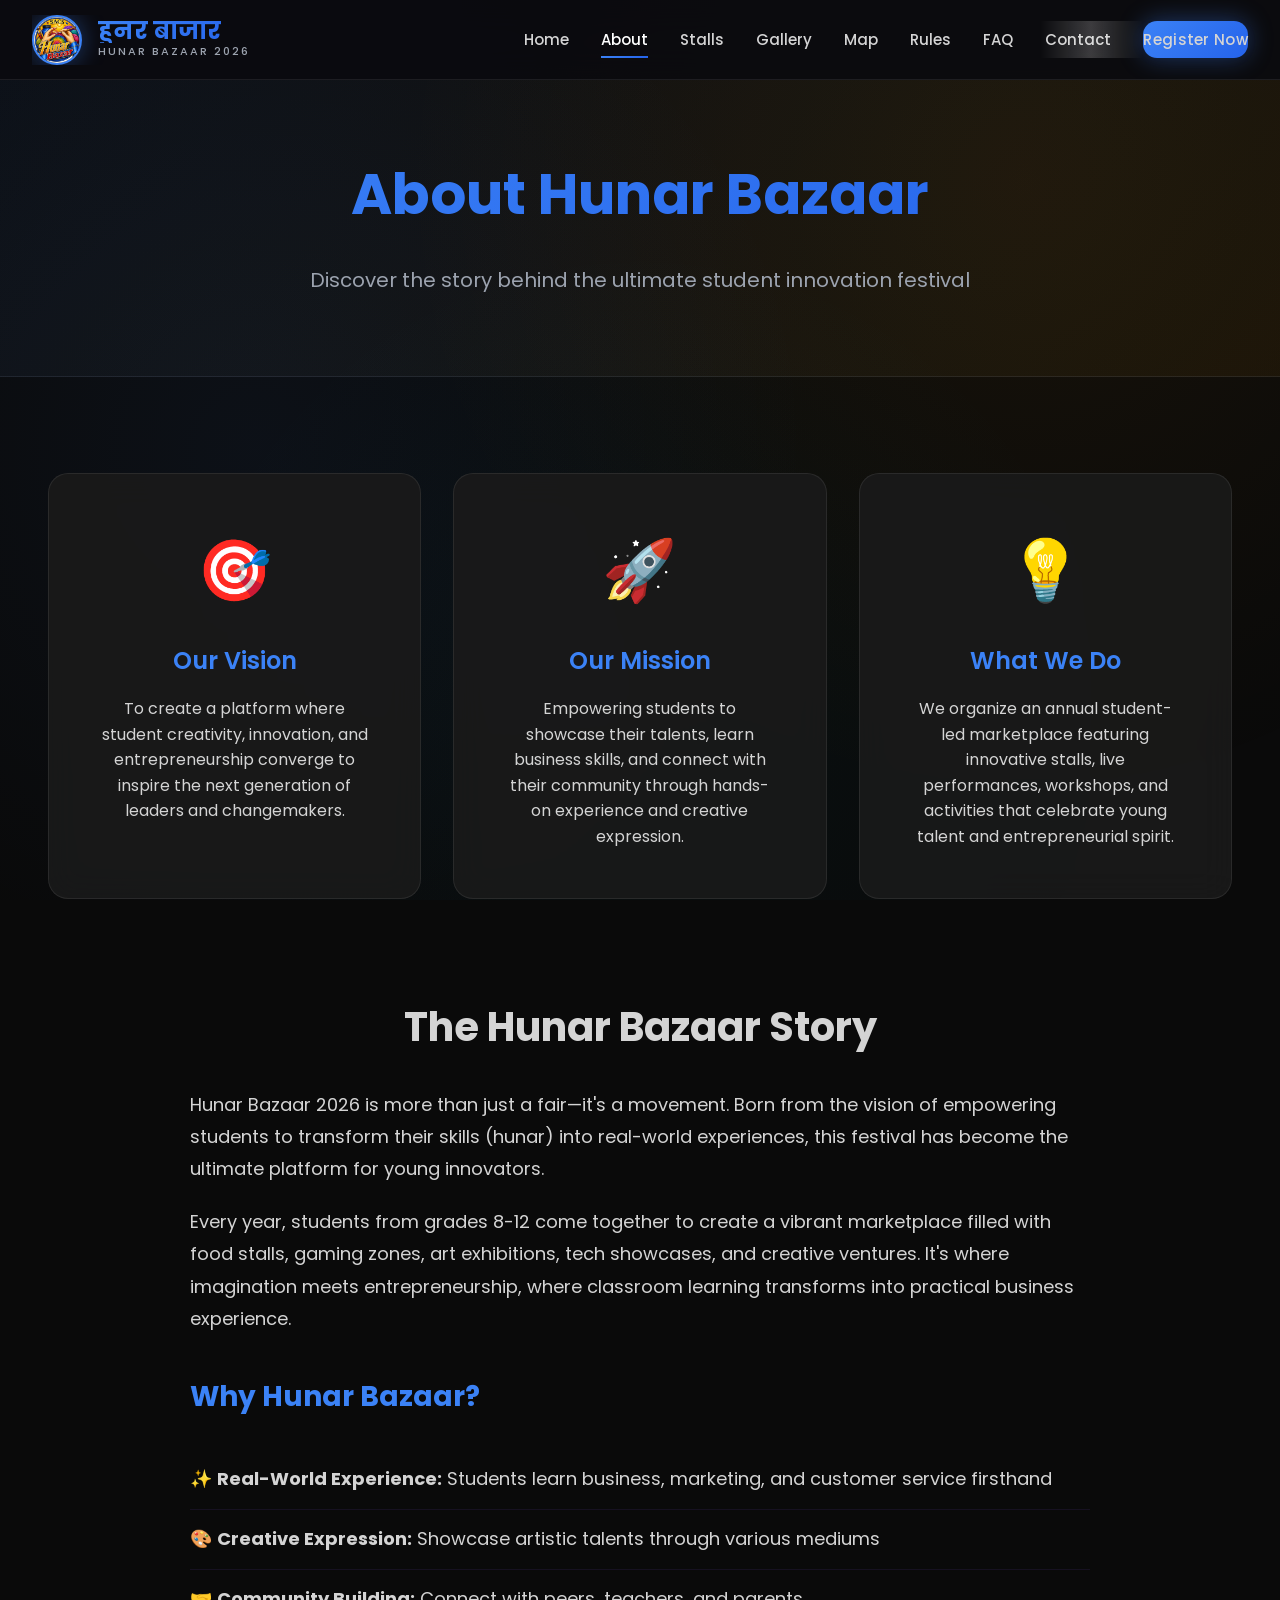
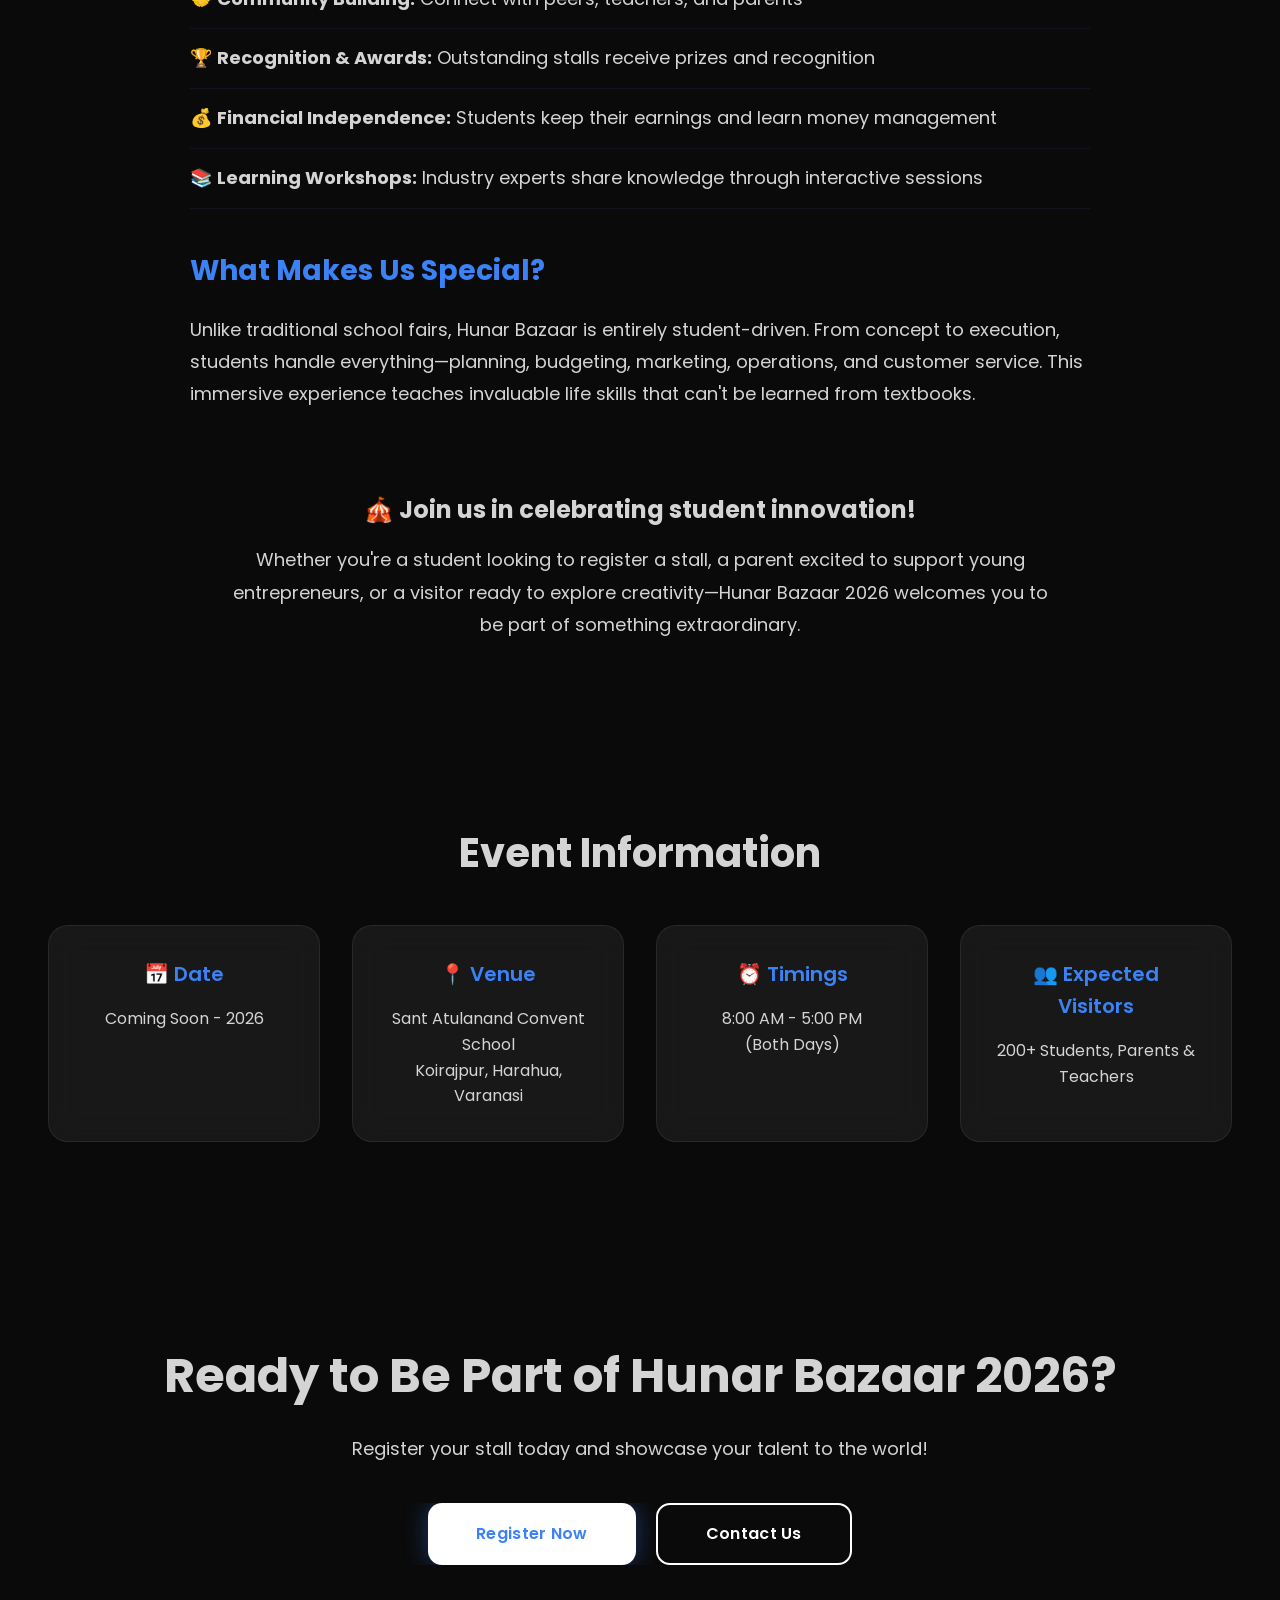
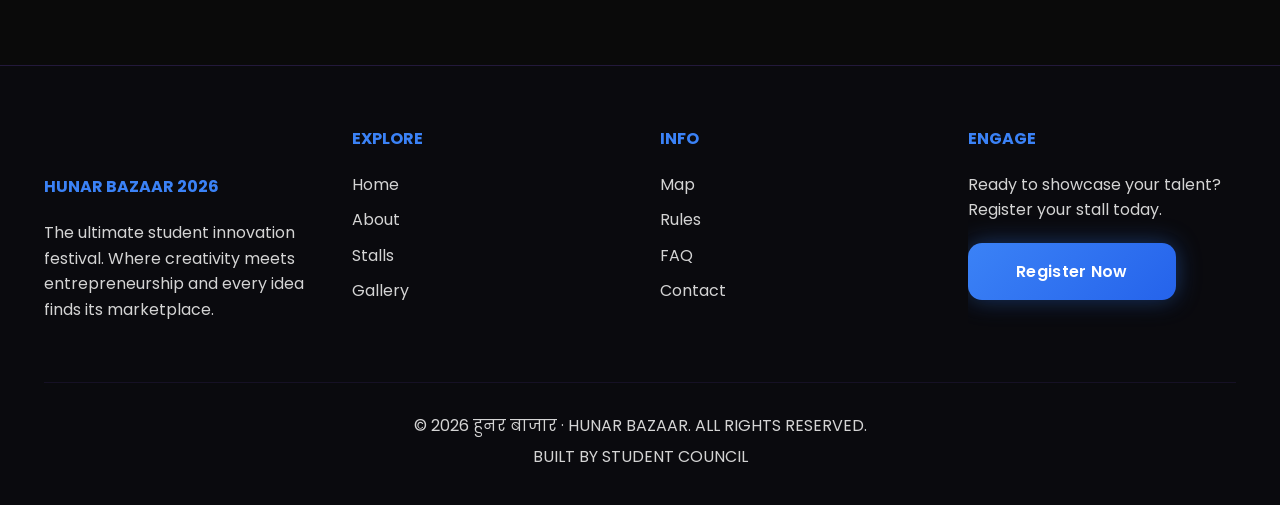
<file: about.html>
<!DOCTYPE html>
<html lang="en">
<head>
    <meta charset="UTF-8">
    <meta name="viewport" content="width=device-width, initial-scale=1.0">
    <title>About | Hunar Bazaar 2026</title>
    <link rel="stylesheet" href="style.css">
    <link rel="stylesheet" href="pages.css">
    <link href="https://fonts.googleapis.com/css2?family=Poppins:wght@300;400;600;700;900&display=swap" rel="stylesheet">
</head>
<body>
    <!-- Navigation -->
    <nav class="navbar">
        <div class="nav-container">
            <div class="logo">
                <img src="logo.png" alt="School Logo" class="school-logo">
                <div class="logo-text">
                    <h1>हुनर बाजार</h1>
                    <span>HUNAR BAZAAR 2026</span>
                </div>
            </div>
            <button class="mobile-menu-toggle" id="mobileMenuBtn">☰</button>
            <ul class="nav-menu" id="navMenu">
                <li><a href="index.html">Home</a></li>
                <li><a href="about.html" class="active">About</a></li>
                <li><a href="stalls.html">Stalls</a></li>
                <li><a href="gallery.html">Gallery</a></li>
                <li><a href="map.html">Map</a></li>
                <li><a href="rules.html">Rules</a></li>
                <li><a href="faq.html">FAQ</a></li>
                <li><a href="contact.html">Contact</a></li>
                <li><a href="register.html" class="btn-register">Register Now</a></li>
            </ul>
        </div>
    </nav>

    <!-- Page Header -->
    <section class="page-header">
        <div class="container">
            <h1>About Hunar Bazaar</h1>
            <p>Discover the story behind the ultimate student innovation festival</p>
        </div>
    </section>

    <!-- About Content -->
    <section class="about-content">
        <div class="container">
            <div class="about-grid">
                <div class="about-card">
                    <div class="about-icon">🎯</div>
                    <h3>Our Vision</h3>
                    <p>To create a platform where student creativity, innovation, and entrepreneurship converge to inspire the next generation of leaders and changemakers.</p>
                </div>
                <div class="about-card">
                    <div class="about-icon">🚀</div>
                    <h3>Our Mission</h3>
                    <p>Empowering students to showcase their talents, learn business skills, and connect with their community through hands-on experience and creative expression.</p>
                </div>
                <div class="about-card">
                    <div class="about-icon">💡</div>
                    <h3>What We Do</h3>
                    <p>We organize an annual student-led marketplace featuring innovative stalls, live performances, workshops, and activities that celebrate young talent and entrepreneurial spirit.</p>
                </div>
            </div>

            <div class="about-story">
                <h2>The Hunar Bazaar Story</h2>
                <p>Hunar Bazaar 2026 is more than just a fair—it's a movement. Born from the vision of empowering students to transform their skills (hunar) into real-world experiences, this festival has become the ultimate platform for young innovators.</p>
                
                <p>Every year, students from grades 8-12 come together to create a vibrant marketplace filled with food stalls, gaming zones, art exhibitions, tech showcases, and creative ventures. It's where imagination meets entrepreneurship, where classroom learning transforms into practical business experience.</p>

                <h3>Why Hunar Bazaar?</h3>
                <ul class="feature-list">
                    <li>✨ <strong>Real-World Experience:</strong> Students learn business, marketing, and customer service firsthand</li>
                    <li>🎨 <strong>Creative Expression:</strong> Showcase artistic talents through various mediums</li>
                    <li>🤝 <strong>Community Building:</strong> Connect with peers, teachers, and parents</li>
                    <li>🏆 <strong>Recognition & Awards:</strong> Outstanding stalls receive prizes and recognition</li>
                    <li>💰 <strong>Financial Independence:</strong> Students keep their earnings and learn money management</li>
                    <li>📚 <strong>Learning Workshops:</strong> Industry experts share knowledge through interactive sessions</li>
                </ul>

                <h3>What Makes Us Special?</h3>
                <p>Unlike traditional school fairs, Hunar Bazaar is entirely student-driven. From concept to execution, students handle everything—planning, budgeting, marketing, operations, and customer service. This immersive experience teaches invaluable life skills that can't be learned from textbooks.</p>

                <div class="highlight-box">
                    <h4>🎪 Join us in celebrating student innovation!</h4>
                    <p>Whether you're a student looking to register a stall, a parent excited to support young entrepreneurs, or a visitor ready to explore creativity—Hunar Bazaar 2026 welcomes you to be part of something extraordinary.</p>
                </div>
            </div>

            <div class="event-info">
                <h2>Event Information</h2>
                <div class="info-grid">
                    <div class="info-card">
                        <h4>📅 Date</h4>
                        <p>Coming Soon - 2026</p>
                    </div>
                    <div class="info-card">
                        <h4>📍 Venue</h4>
                        <p>Sant Atulanand Convent School<br>Koirajpur, Harahua, Varanasi</p>
                    </div>
                    <div class="info-card">
                        <h4>⏰ Timings</h4>
                        <p>8:00 AM - 5:00 PM<br>(Both Days)</p>
                    </div>
                    <div class="info-card">
                        <h4>👥 Expected Visitors</h4>
                        <p>200+ Students, Parents & Teachers</p>
                    </div>
                </div>
            </div>
        </div>
    </section>

    <!-- CTA Section -->
    <section class="cta-section">
        <div class="container">
            <div class="cta-content">
                <h2>Ready to Be Part of Hunar Bazaar 2026?</h2>
                <p>Register your stall today and showcase your talent to the world!</p>
                <div class="cta-buttons">
                    <a href="register.html" class="btn btn-primary">Register Now</a>
                    <a href="contact.html" class="btn btn-secondary">Contact Us</a>
                </div>
            </div>
        </div>
    </section>

    <!-- Footer -->
    <footer class="footer">
        <div class="container">
            <div class="footer-grid">
                <div class="footer-col">
                    <h3>हुनर बाजार</h3>
                    <h4>HUNAR BAZAAR 2026</h4>
                    <p>The ultimate student innovation festival. Where creativity meets entrepreneurship and every idea finds its marketplace.</p>
                </div>
                <div class="footer-col">
                    <h4>EXPLORE</h4>
                    <ul>
                        <li><a href="index.html">Home</a></li>
                        <li><a href="about.html">About</a></li>
                        <li><a href="stalls.html">Stalls</a></li>
                        <li><a href="gallery.html">Gallery</a></li>
                    </ul>
                </div>
                <div class="footer-col">
                    <h4>INFO</h4>
                    <ul>
                        <li><a href="map.html">Map</a></li>
                        <li><a href="rules.html">Rules</a></li>
                        <li><a href="faq.html">FAQ</a></li>
                        <li><a href="contact.html">Contact</a></li>
                    </ul>
                </div>
                <div class="footer-col">
                    <h4>ENGAGE</h4>
                    <p>Ready to showcase your talent? Register your stall today.</p>
                    <a href="register.html" class="btn btn-primary">Register Now</a>
                </div>
            </div>
            <div class="footer-bottom">
                <p>© 2026 हुनर बाजार · HUNAR BAZAAR. ALL RIGHTS RESERVED.</p>
                <p>BUILT BY STUDENT COUNCIL</p>
            </div>
        </div>
    </footer>

    <script src="script.js"></script>
</body>
</html>
</file>
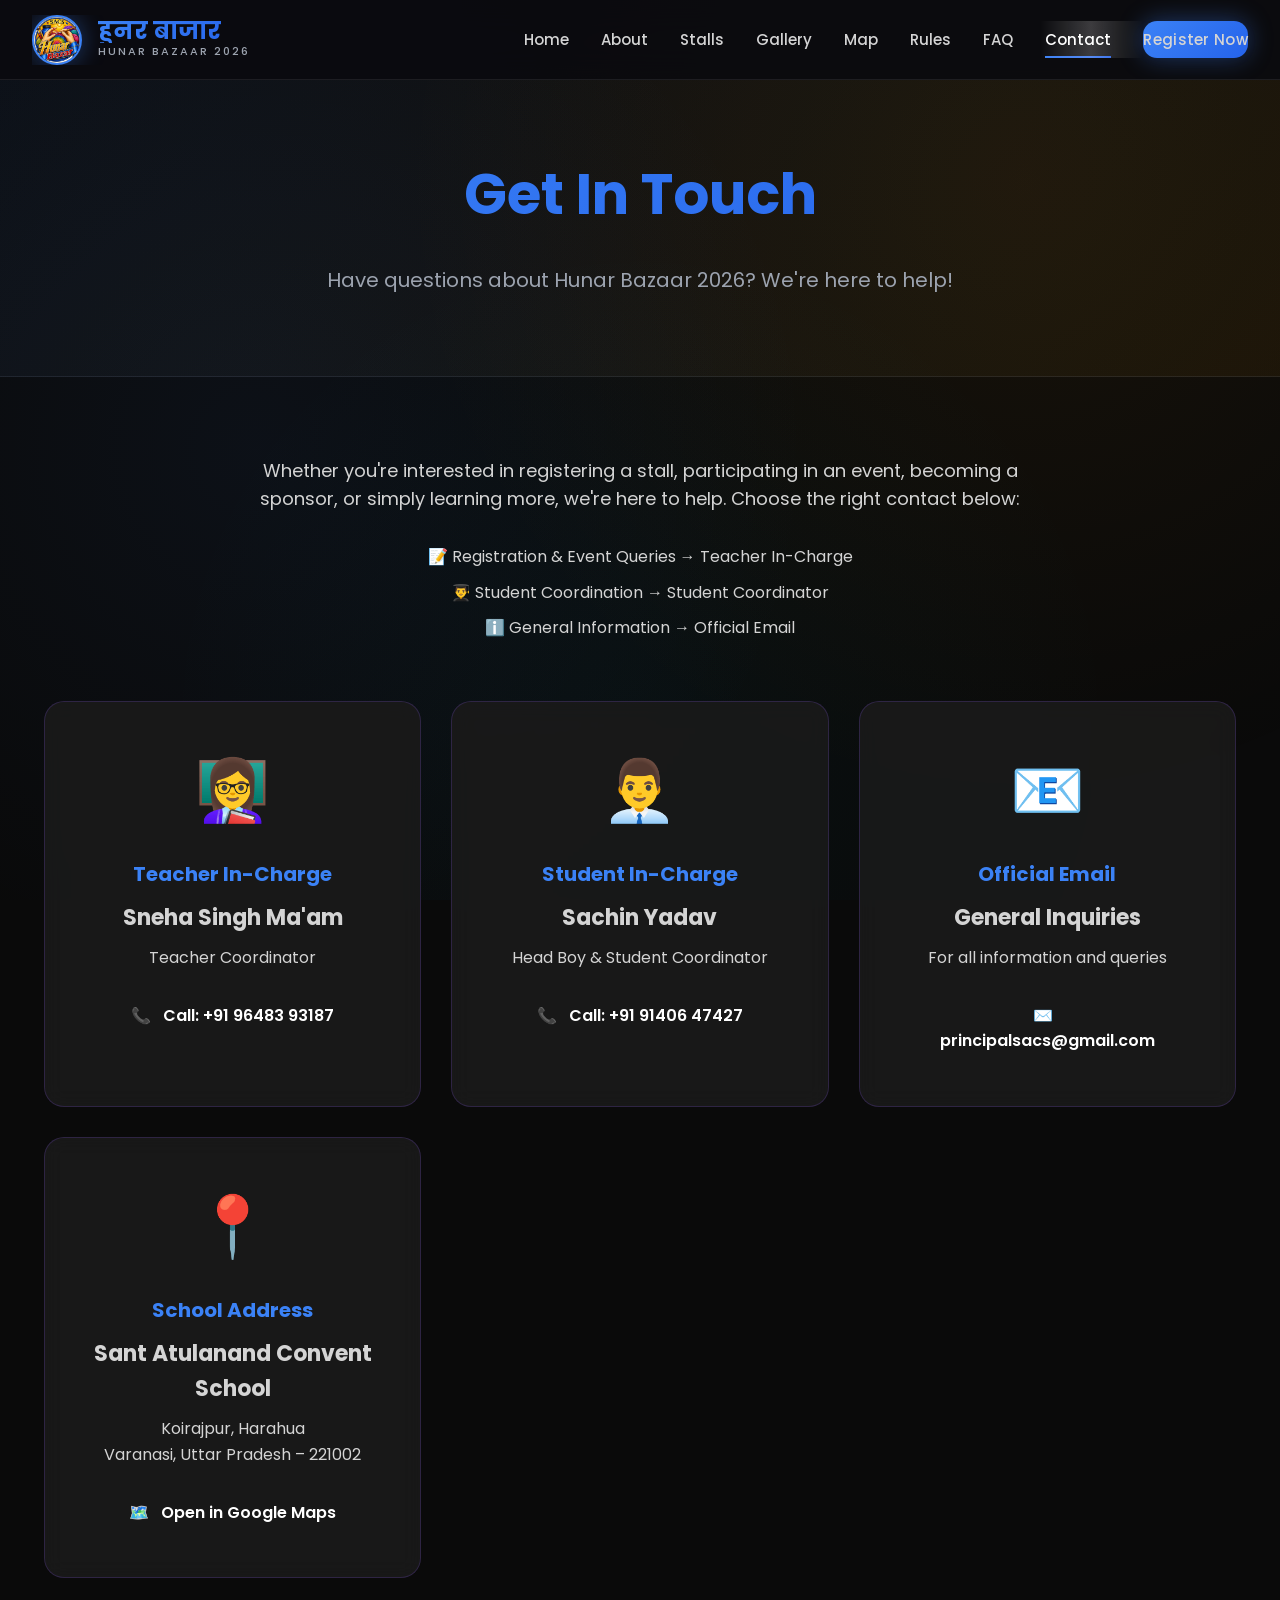
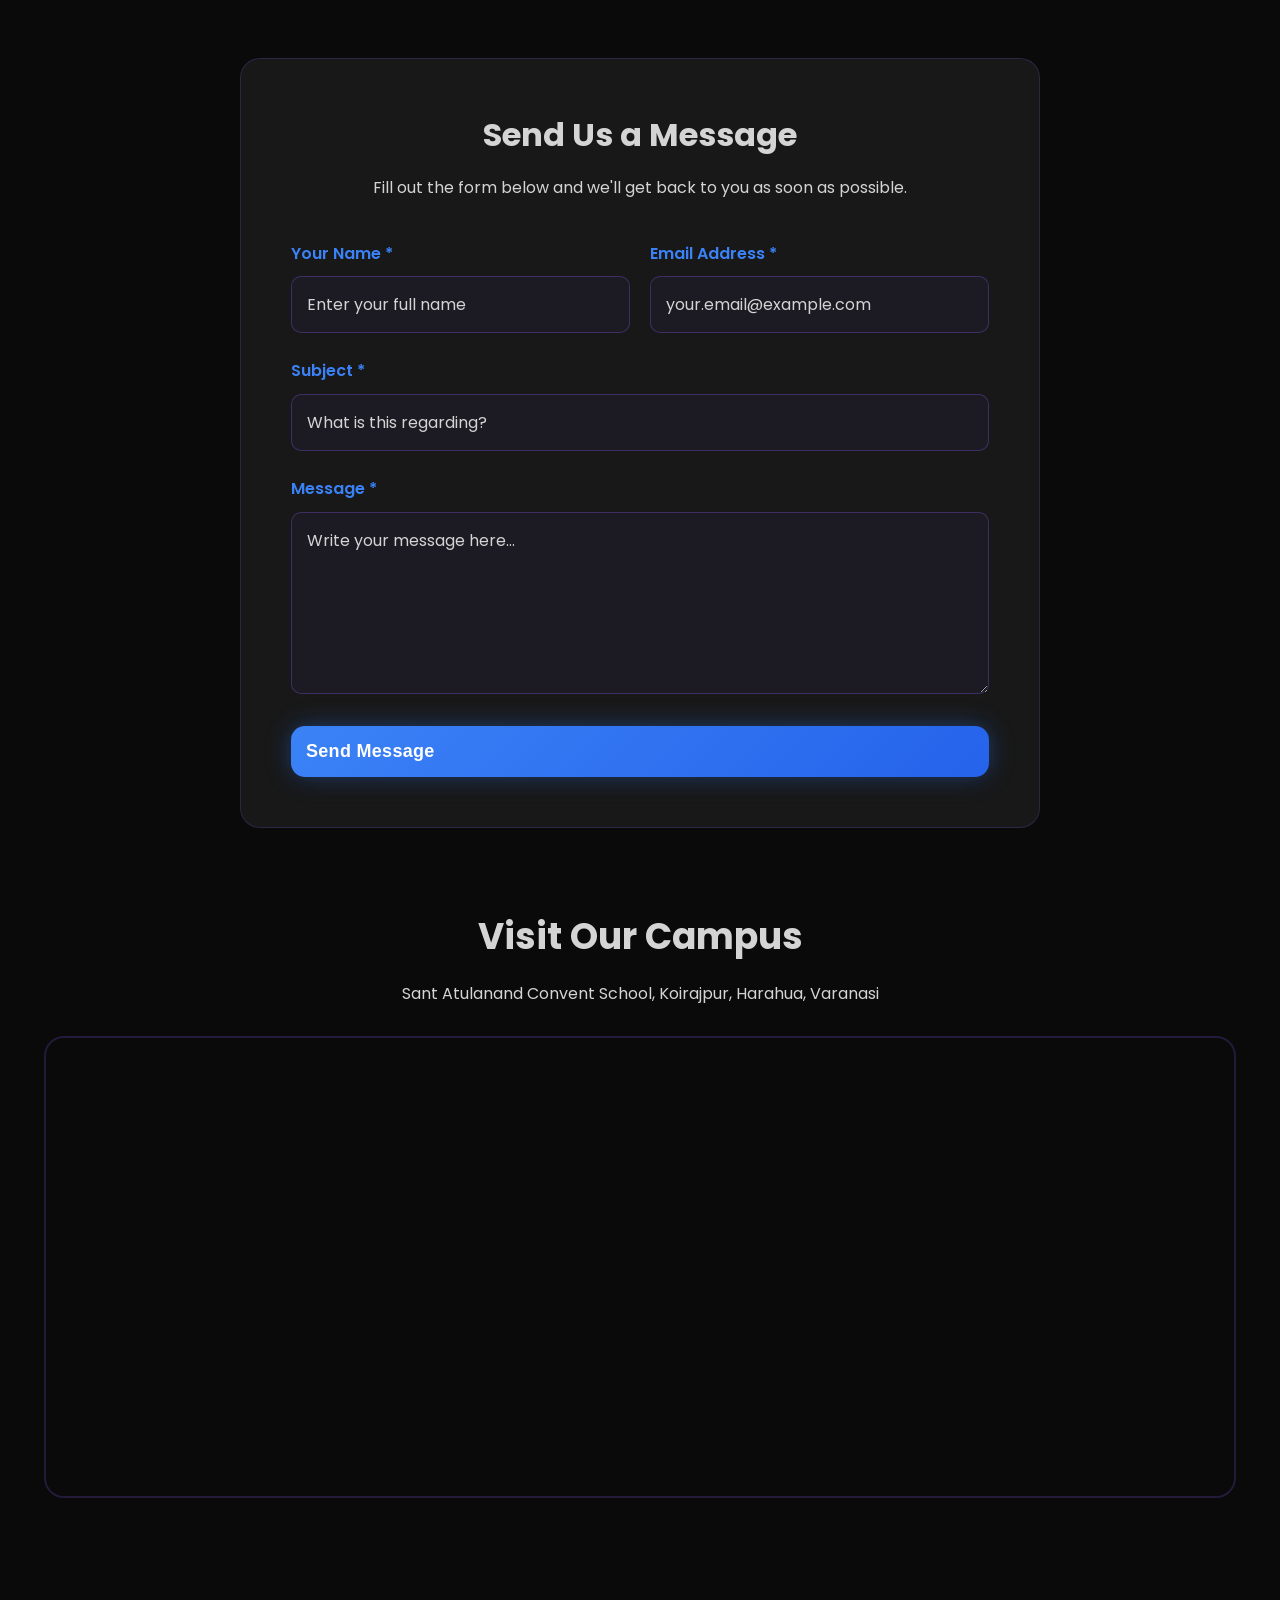
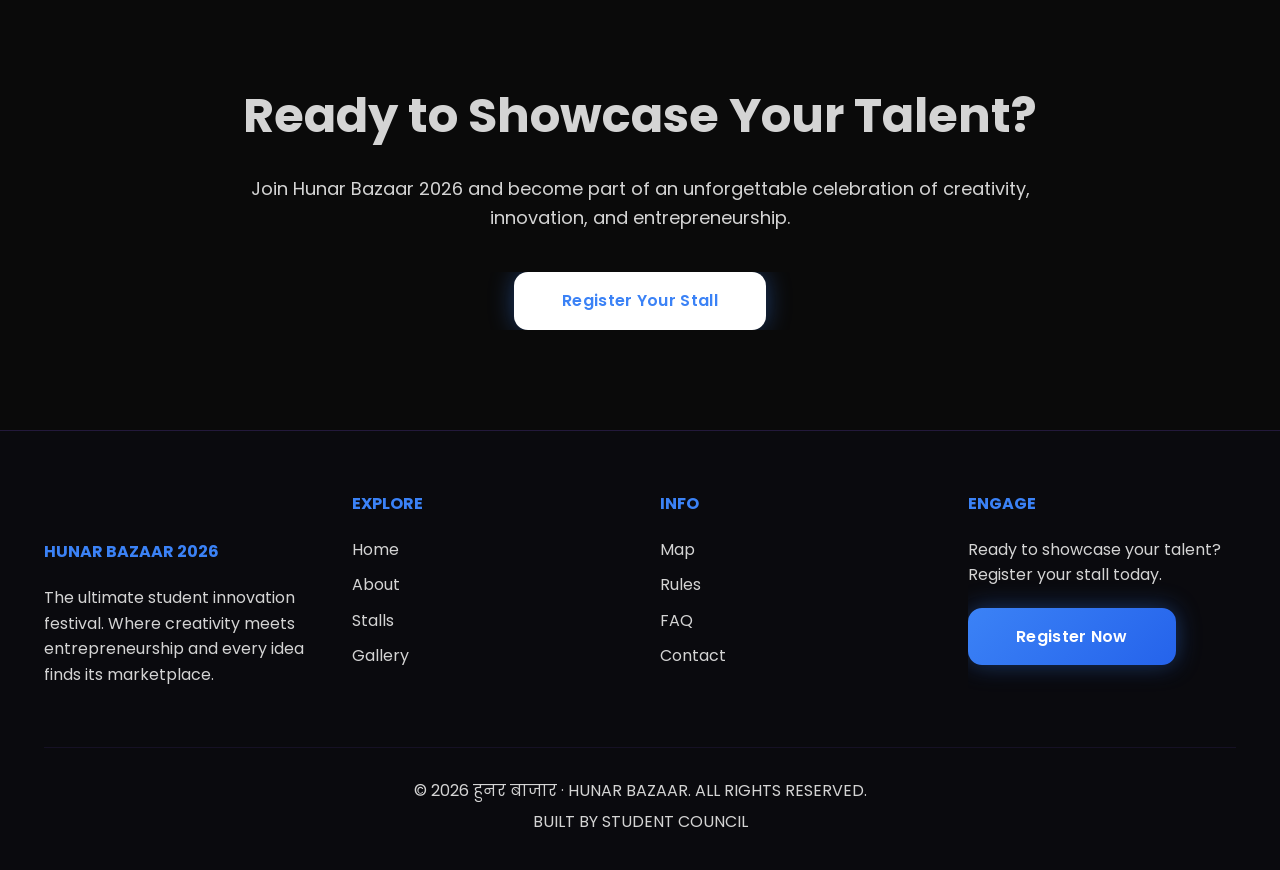
<file: contact.html>
<!DOCTYPE html>
<html lang="en">
<head>
    <meta charset="UTF-8">
    <meta name="viewport" content="width=device-width, initial-scale=1.0">
    <title>Contact | Hunar Bazaar 2026</title>
    <link rel="stylesheet" href="style.css">
    <link rel="stylesheet" href="pages.css">
    <link href="https://fonts.googleapis.com/css2?family=Poppins:wght@300;400;600;700;900&display=swap" rel="stylesheet">
</head>
<body>
    <!-- Navigation -->
    <nav class="navbar">
        <div class="nav-container">
            <div class="logo">
                <img src="logo.png" alt="School Logo" class="school-logo">
                <div class="logo-text">
                    <h1>हुनर बाजार</h1>
                    <span>HUNAR BAZAAR 2026</span>
                </div>
            </div>
            <button class="mobile-menu-toggle" id="mobileMenuBtn">☰</button>
            <ul class="nav-menu" id="navMenu">
                <li><a href="index.html">Home</a></li>
                <li><a href="about.html">About</a></li>
                <li><a href="stalls.html">Stalls</a></li>
                <li><a href="gallery.html">Gallery</a></li>
                <li><a href="map.html">Map</a></li>
                <li><a href="rules.html">Rules</a></li>
                <li><a href="faq.html">FAQ</a></li>
                <li><a href="contact.html" class="active">Contact</a></li>
                <li><a href="register.html" class="btn-register">Register Now</a></li>
            </ul>
        </div>
    </nav>

    <!-- Page Header -->
    <section class="page-header">
        <div class="container">
            <h1>Get In Touch</h1>
            <p>Have questions about Hunar Bazaar 2026? We're here to help!</p>
        </div>
    </section>

    <!-- Contact Content -->
    <section class="contact-section">
        <div class="container">
            <div class="contact-intro">
                <p>Whether you're interested in registering a stall, participating in an event, becoming a sponsor, or simply learning more, we're here to help. Choose the right contact below:</p>
                <div class="contact-types">
                    <span>📝 Registration & Event Queries → Teacher In-Charge</span>
                    <span>👨‍🎓 Student Coordination → Student Coordinator</span>
                    <span>ℹ️ General Information → Official Email</span>
                </div>
            </div>

            <div class="contacts-grid">
                <div class="contact-card">
                    <div class="contact-icon">👩‍🏫</div>
                    <h3>Teacher In-Charge</h3>
                    <h4>Sneha Singh Ma'am</h4>
                    <p class="contact-role">Teacher Coordinator</p>
                    <a href="tel:+919648393187" class="contact-btn">
                        <span>📞</span> Call: +91 96483 93187
                    </a>
                </div>

                <div class="contact-card">
                    <div class="contact-icon">👨‍💼</div>
                    <h3>Student In-Charge</h3>
                    <h4>Sachin Yadav</h4>
                    <p class="contact-role">Head Boy & Student Coordinator</p>
                    <a href="tel:+919140647427" class="contact-btn">
                        <span>📞</span> Call: +91 91406 47427
                    </a>
                </div>

                <div class="contact-card">
                    <div class="contact-icon">📧</div>
                    <h3>Official Email</h3>
                    <h4>General Inquiries</h4>
                    <p class="contact-role">For all information and queries</p>
                    <a href="mailto:principalsacs@gmail.com" class="contact-btn">
                        <span>✉️</span> principalsacs@gmail.com
                    </a>
                </div>

                <div class="contact-card">
                    <div class="contact-icon">📍</div>
                    <h3>School Address</h3>
                    <h4>Sant Atulanand Convent School</h4>
                    <p class="contact-address">Koirajpur, Harahua<br>Varanasi, Uttar Pradesh – 221002</p>
                    <a href="https://maps.app.goo.gl/mzQcaKX9S2BkP9sd8" target="_blank" class="contact-btn">
                        <span>🗺️</span> Open in Google Maps
                    </a>
                </div>
            </div>

            <!-- Contact Form -->
            <div class="contact-form-section">
                <h2>Send Us a Message</h2>
                <p>Fill out the form below and we'll get back to you as soon as possible.</p>
                
                <form class="contact-form">
                    <div class="form-row">
                        <div class="form-group">
                            <label for="name">Your Name *</label>
                            <input type="text" id="name" name="name" placeholder="Enter your full name" required>
                        </div>
                        <div class="form-group">
                            <label for="email">Email Address *</label>
                            <input type="email" id="email" name="email" placeholder="your.email@example.com" required>
                        </div>
                    </div>
                    
                    <div class="form-group">
                        <label for="subject">Subject *</label>
                        <input type="text" id="subject" name="subject" placeholder="What is this regarding?" required>
                    </div>
                    
                    <div class="form-group">
                        <label for="message">Message *</label>
                        <textarea id="message" name="message" rows="6" placeholder="Write your message here..." required></textarea>
                    </div>
                    
                    <button type="submit" class="btn btn-primary">Send Message</button>
                </form>
            </div>

            <!-- Map Section -->
            <div class="map-section">
                <h2>Visit Our Campus</h2>
                <p>Sant Atulanand Convent School, Koirajpur, Harahua, Varanasi</p>
                <div class="map-container">
                    <iframe 
                        src="https://www.google.com/maps/embed?pb=!1m18!1m12!1m3!1d3607.5!2d82.9!3d25.3!2m3!1f0!2f0!3f0!3m2!1i1024!2i768!4f13.1!3m3!1m2!1s0x0%3A0x0!2zMjXCsDE4JzAwLjAiTiA4MsKwNTQnMDAuMCJF!5e0!3m2!1sen!2sin!4v1234567890" 
                        width="100%" 
                        height="450" 
                        style="border:0; border-radius: 20px;" 
                        allowfullscreen="" 
                        loading="lazy">
                    </iframe>
                </div>
            </div>
        </div>
    </section>

    <!-- CTA Section -->
    <section class="cta-section">
        <div class="container">
            <div class="cta-content">
                <h2>Ready to Showcase Your Talent?</h2>
                <p>Join Hunar Bazaar 2026 and become part of an unforgettable celebration of creativity, innovation, and entrepreneurship.</p>
                <div class="cta-buttons">
                    <a href="register.html" class="btn btn-primary">Register Your Stall</a>
                </div>
            </div>
        </div>
    </section>

    <!-- Footer -->
    <footer class="footer">
        <div class="container">
            <div class="footer-grid">
                <div class="footer-col">
                    <h3>हुनर बाजार</h3>
                    <h4>HUNAR BAZAAR 2026</h4>
                    <p>The ultimate student innovation festival. Where creativity meets entrepreneurship and every idea finds its marketplace.</p>
                </div>
                <div class="footer-col">
                    <h4>EXPLORE</h4>
                    <ul>
                        <li><a href="index.html">Home</a></li>
                        <li><a href="about.html">About</a></li>
                        <li><a href="stalls.html">Stalls</a></li>
                        <li><a href="gallery.html">Gallery</a></li>
                    </ul>
                </div>
                <div class="footer-col">
                    <h4>INFO</h4>
                    <ul>
                        <li><a href="map.html">Map</a></li>
                        <li><a href="rules.html">Rules</a></li>
                        <li><a href="faq.html">FAQ</a></li>
                        <li><a href="contact.html">Contact</a></li>
                    </ul>
                </div>
                <div class="footer-col">
                    <h4>ENGAGE</h4>
                    <p>Ready to showcase your talent? Register your stall today.</p>
                    <a href="register.html" class="btn btn-primary">Register Now</a>
                </div>
            </div>
            <div class="footer-bottom">
                <p>© 2026 हुनर बाजार · HUNAR BAZAAR. ALL RIGHTS RESERVED.</p>
                <p>BUILT BY STUDENT COUNCIL</p>
            </div>
        </div>
    </footer>

    <script src="script.js"></script>
</body>
</html>
</file>
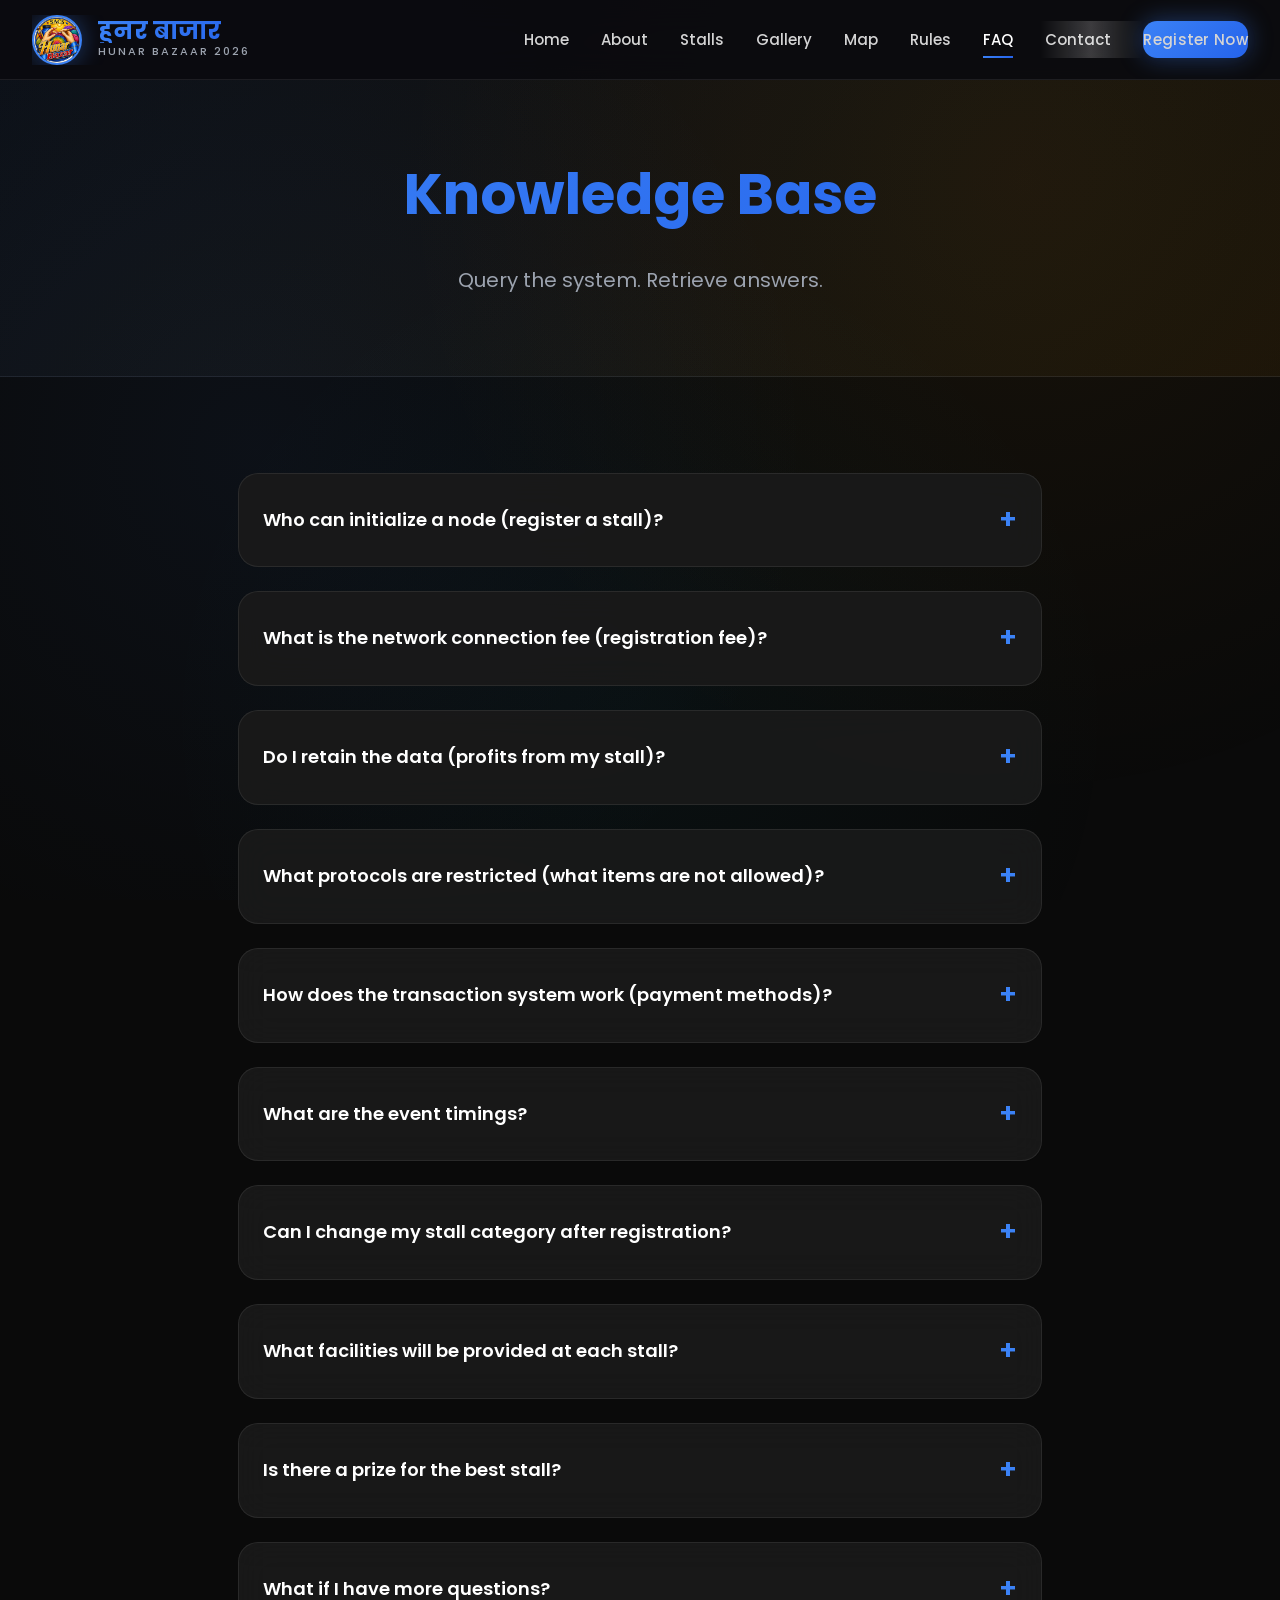
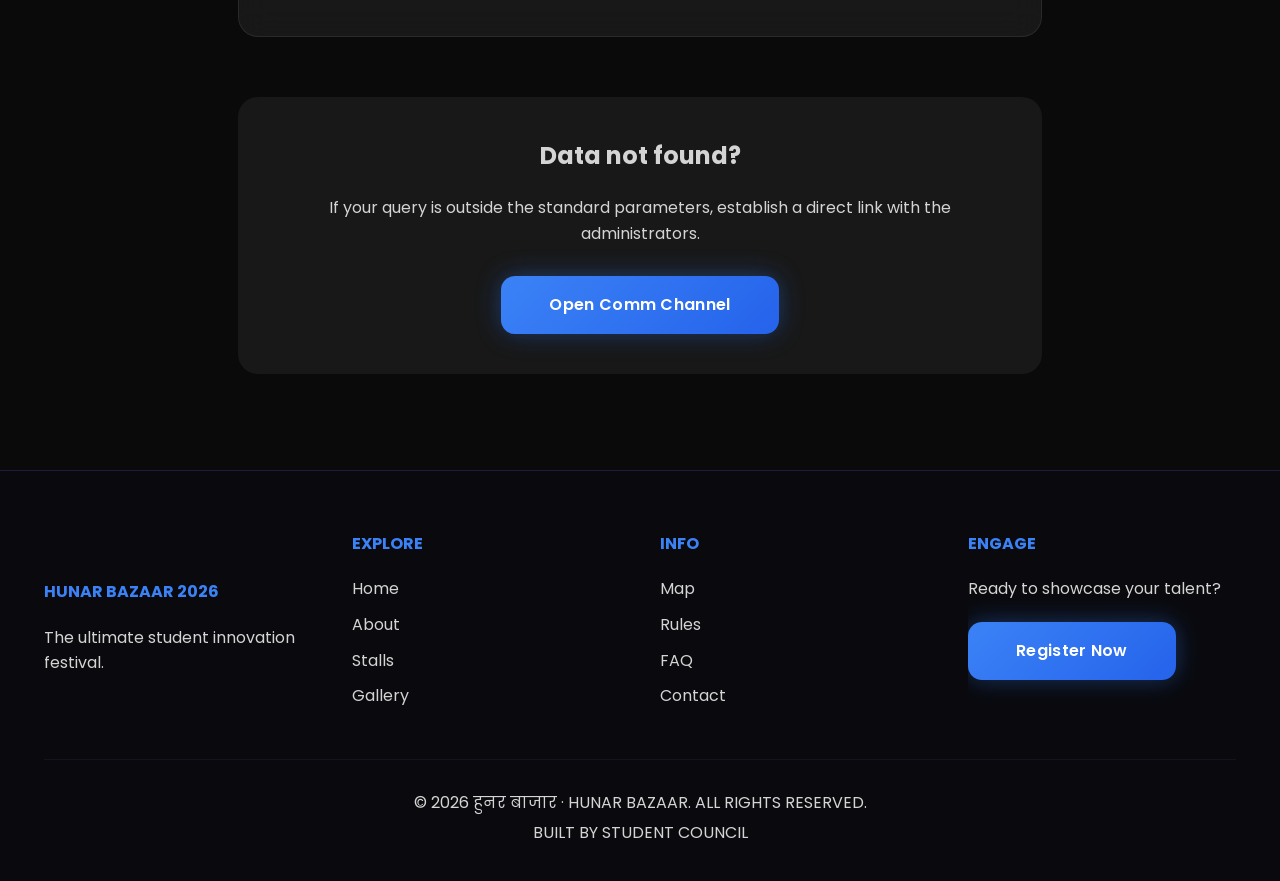
<file: faq.html>
<!DOCTYPE html>
<html lang="en">
<head>
    <meta charset="UTF-8">
    <meta name="viewport" content="width=device-width, initial-scale=1.0">
    <title>FAQ | Hunar Bazaar 2026</title>
    <link rel="stylesheet" href="style.css">
    <link rel="stylesheet" href="pages.css">
    <link href="https://fonts.googleapis.com/css2?family=Poppins:wght@300;400;600;700;900&display=swap" rel="stylesheet">
</head>
<body>
    <!-- Navigation -->
    <nav class="navbar">
        <div class="nav-container">
            <div class="logo">
                <img src="logo.png" alt="School Logo" class="school-logo">
                <div class="logo-text">
                    <h1>हुनर बाजार</h1>
                    <span>HUNAR BAZAAR 2026</span>
                </div>
            </div>
            <button class="mobile-menu-toggle" id="mobileMenuBtn">☰</button>
            <ul class="nav-menu" id="navMenu">
                <li><a href="index.html">Home</a></li>
                <li><a href="about.html">About</a></li>
                <li><a href="stalls.html">Stalls</a></li>
                <li><a href="gallery.html">Gallery</a></li>
                <li><a href="map.html">Map</a></li>
                <li><a href="rules.html">Rules</a></li>
                <li><a href="faq.html" class="active">FAQ</a></li>
                <li><a href="contact.html">Contact</a></li>
                <li><a href="register.html" class="btn-register">Register Now</a></li>
            </ul>
        </div>
    </nav>

    <!-- Page Header -->
    <section class="page-header">
        <div class="container">
            <h1>Knowledge Base</h1>
            <p>Query the system. Retrieve answers.</p>
        </div>
    </section>

    <!-- FAQ Content -->
    <section class="faq-section">
        <div class="container">
            <div class="faq-item">
                <div class="faq-question">
                    Who can initialize a node (register a stall)?
                </div>
                <div class="faq-answer">
                    <p>Any active user (student) of the network from <strong>Grade 8 to 12</strong> can register. You can initialize individually or form a squad of <strong>up to 4 operators (team members)</strong>. All team members must be registered during the initial registration process.</p>
                </div>
            </div>

            <div class="faq-item">
                <div class="faq-question">
                    What is the network connection fee (registration fee)?
                </div>
                <div class="faq-answer">
                    <p><strong>Registration is completely FREE!</strong> There is no registration fee. You just need to fill the form, get approval, and you're all set to participate. Space allocation and basic amenities (one 5A power point) are provided at no cost.</p>
                </div>
            </div>

            <div class="faq-item">
                <div class="faq-question">
                    Do I retain the data (profits from my stall)?
                </div>
                <div class="faq-answer">
                    <p><strong>Yes! 100% of your profits belong to you.</strong> The school does not take any share of your earnings. Registration is free, and all sales and profits from your stall are yours to keep. This is a great opportunity to learn business skills and earn money!</p>
                </div>
            </div>

            <div class="faq-item">
                <div class="faq-question">
                    What protocols are restricted (what items are not allowed)?
                </div>
                <div class="faq-answer">
                    <p>The following items and activities are <strong>strictly prohibited</strong>:</p>
                    <ul style="color: var(--text-gray); line-height: 2; margin-top: 15px;">
                        <li>🚫 Weapons or dangerous items</li>
                        <li>🚫 Hazardous chemicals or substances</li>
                        <li>🚫 Adult content or inappropriate materials</li>
                        <li>🚫 Open flame cooking (only induction allowed)</li>
                        <li>🚫 High-power appliances like microwaves</li>
                        <li>🚫 Items violating school policies</li>
                    </ul>
                    <p style="margin-top: 15px;">Please review the <a href="rules.html" style="color: var(--primary-color); text-decoration: underline;">complete rules page</a> for detailed guidelines.</p>
                </div>
            </div>

            <div class="faq-item">
                <div class="faq-question">
                    How does the transaction system work (payment methods)?
                </div>
                <div class="faq-answer">
                    <p>Stall owners can accept payments in any convenient form:</p>
                    <ul style="color: var(--text-gray); line-height: 2; margin-top: 15px;">
                        <li>💵 Cash (most common and recommended)</li>
                        <li>📱 UPI/Digital payments (PhonePe, Google Pay, Paytm, etc.)</li>
                        <li>💳 Card payments (if you have the facility)</li>
                    </ul>
                    <p style="margin-top: 15px;"><strong>Important:</strong> The school does not facilitate any transactions. All payments happen directly between customers and stall owners. You are responsible for managing your own sales and revenue.</p>
                </div>
            </div>

            <div class="faq-item">
                <div class="faq-question">
                    What are the event timings?
                </div>
                <div class="faq-answer">
                    <p>Stalls must be set up and operational by <strong>8:00 AM</strong> and must remain active until <strong>5:00 PM</strong> on both days of the event. Early closing is not permitted without prior coordinator approval.</p>
                </div>
            </div>

            <div class="faq-item">
                <div class="faq-question">
                    Can I change my stall category after registration?
                </div>
                <div class="faq-answer">
                    <p>Changes to stall categories may be possible if requested early and approved by coordinators. However, significant changes close to the event date may not be allowed. It's best to finalize your stall concept before registering.</p>
                </div>
            </div>

            <div class="faq-item">
                <div class="faq-question">
                    What facilities will be provided at each stall?
                </div>
                <div class="faq-answer">
                    <p>Each stall will receive:</p>
                    <ul style="color: var(--text-gray); line-height: 2; margin-top: 15px;">
                        <li>⚡ One 5A power point (electricity connection)</li>
                        <li>📍 Designated space allocation</li>
                        <li>🏷️ Stall identification signage</li>
                    </ul>
                    <p style="margin-top: 15px;"><strong>You must provide:</strong> Your own table, decorations, products, trash bin, and any other equipment needed for your stall.</p>
                </div>
            </div>

            <div class="faq-item">
                <div class="faq-question">
                    Is there a prize for the best stall?
                </div>
                <div class="faq-answer">
                    <p><strong>Yes!</strong> Outstanding stalls will be recognized with awards and prizes. Categories may include Best Decorated Stall, Most Innovative Idea, Best Food Stall, Most Popular Stall, and more. Winners will be announced at the closing ceremony.</p>
                </div>
            </div>

            <div class="faq-item">
                <div class="faq-question">
                    What if I have more questions?
                </div>
                <div class="faq-answer">
                    <p>If your query is outside the standard parameters, feel free to establish a direct link with the administrators. You can contact our coordinators through the <a href="contact.html" style="color: var(--primary-color); text-decoration: underline;">contact page</a> or call:</p>
                    <ul style="color: var(--text-gray); line-height: 2; margin-top: 15px;">
                        <li>📞 Sneha Singh Ma'am: +91 96483 93187</li>
                        <li>📞 Sachin Yadav: +91 91406 47427</li>
                    </ul>
                </div>
            </div>

            <div style="text-align: center; margin-top: 60px; padding: 40px; background: var(--card-bg); border-radius: 20px;">
                <h3 style="font-size: 24px; margin-bottom: 20px;">Data not found?</h3>
                <p style="color: var(--text-gray); margin-bottom: 30px;">If your query is outside the standard parameters, establish a direct link with the administrators.</p>
                <a href="contact.html" class="btn btn-primary">Open Comm Channel</a>
            </div>
        </div>
    </section>

    <!-- Footer -->
    <footer class="footer">
        <div class="container">
            <div class="footer-grid">
                <div class="footer-col">
                    <h3>हुनर बाजार</h3>
                    <h4>HUNAR BAZAAR 2026</h4>
                    <p>The ultimate student innovation festival.</p>
                </div>
                <div class="footer-col">
                    <h4>EXPLORE</h4>
                    <ul>
                        <li><a href="index.html">Home</a></li>
                        <li><a href="about.html">About</a></li>
                        <li><a href="stalls.html">Stalls</a></li>
                        <li><a href="gallery.html">Gallery</a></li>
                    </ul>
                </div>
                <div class="footer-col">
                    <h4>INFO</h4>
                    <ul>
                        <li><a href="map.html">Map</a></li>
                        <li><a href="rules.html">Rules</a></li>
                        <li><a href="faq.html">FAQ</a></li>
                        <li><a href="contact.html">Contact</a></li>
                    </ul>
                </div>
                <div class="footer-col">
                    <h4>ENGAGE</h4>
                    <p>Ready to showcase your talent?</p>
                    <a href="register.html" class="btn btn-primary">Register Now</a>
                </div>
            </div>
            <div class="footer-bottom">
                <p>© 2026 हुनर बाजार · HUNAR BAZAAR. ALL RIGHTS RESERVED.</p>
                <p>BUILT BY STUDENT COUNCIL</p>
            </div>
        </div>
    </footer>

    <script src="script.js"></script>
</body>
</html>
</file>
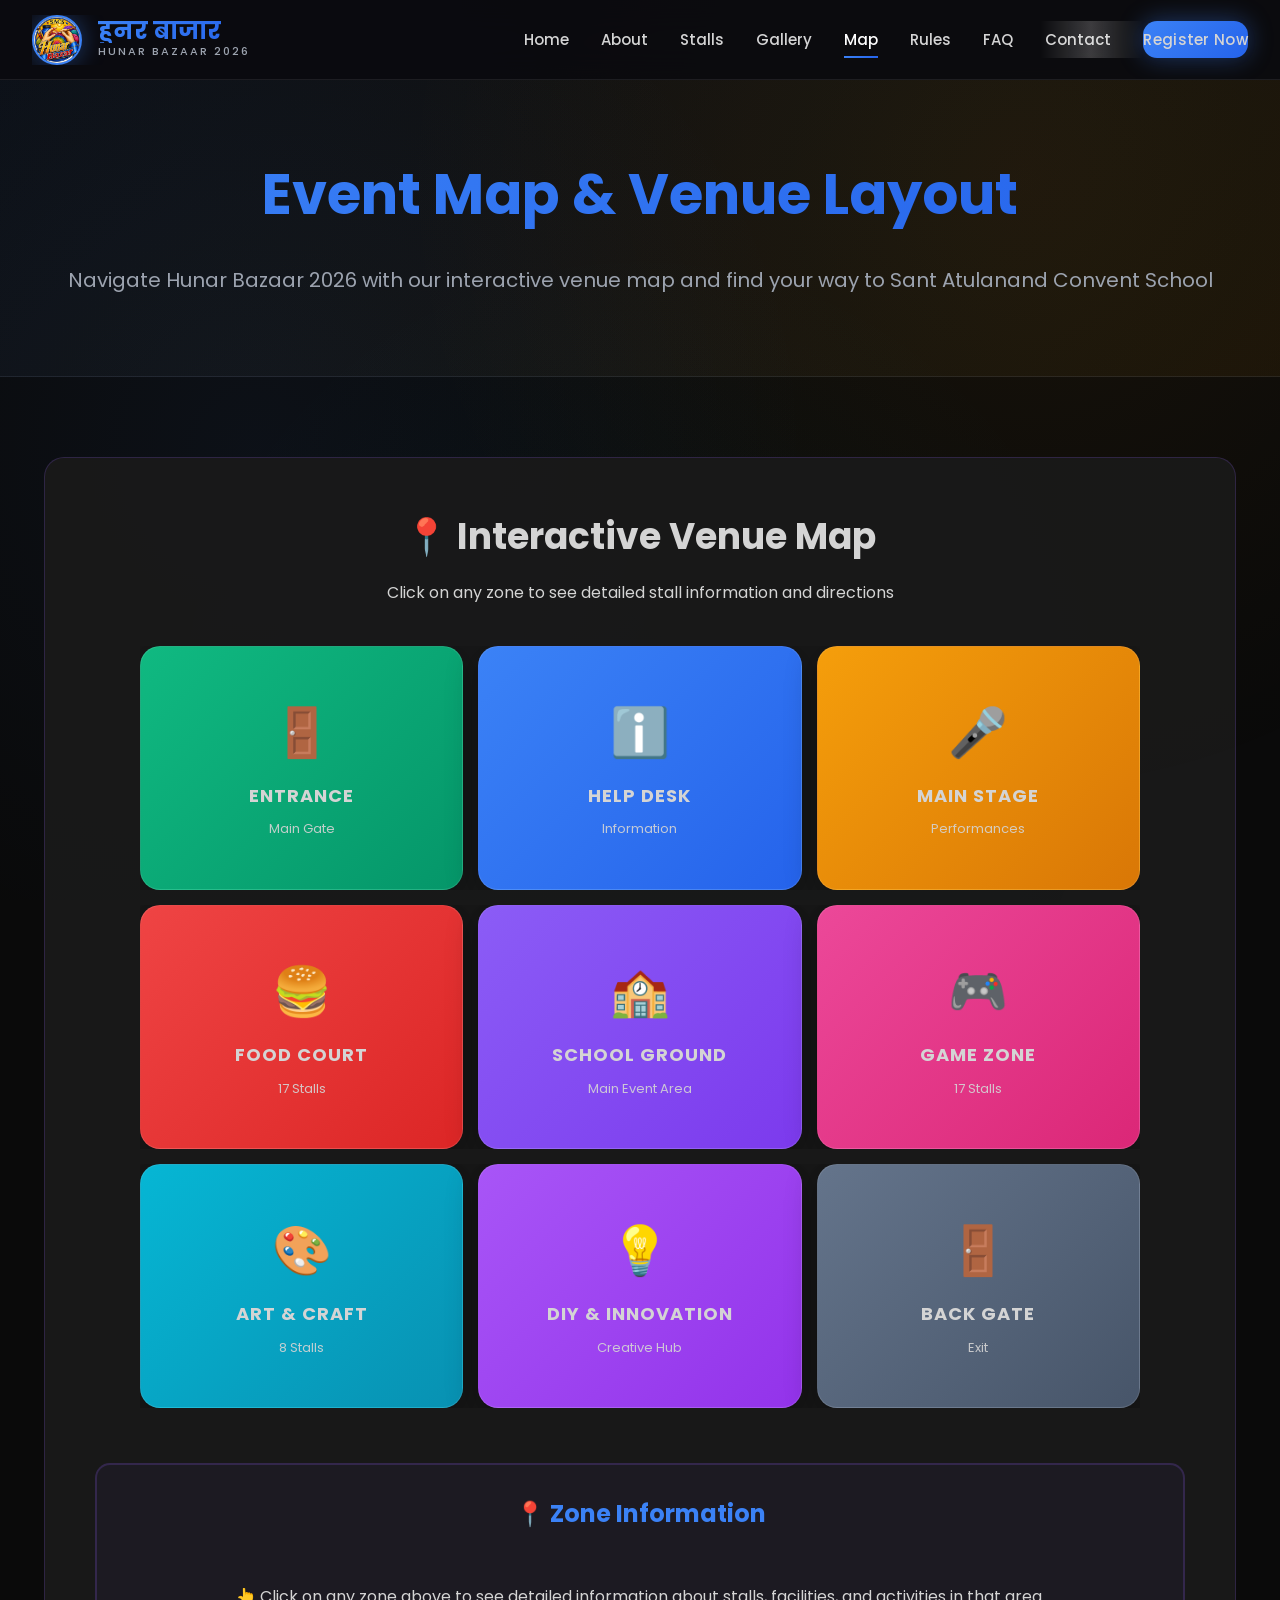
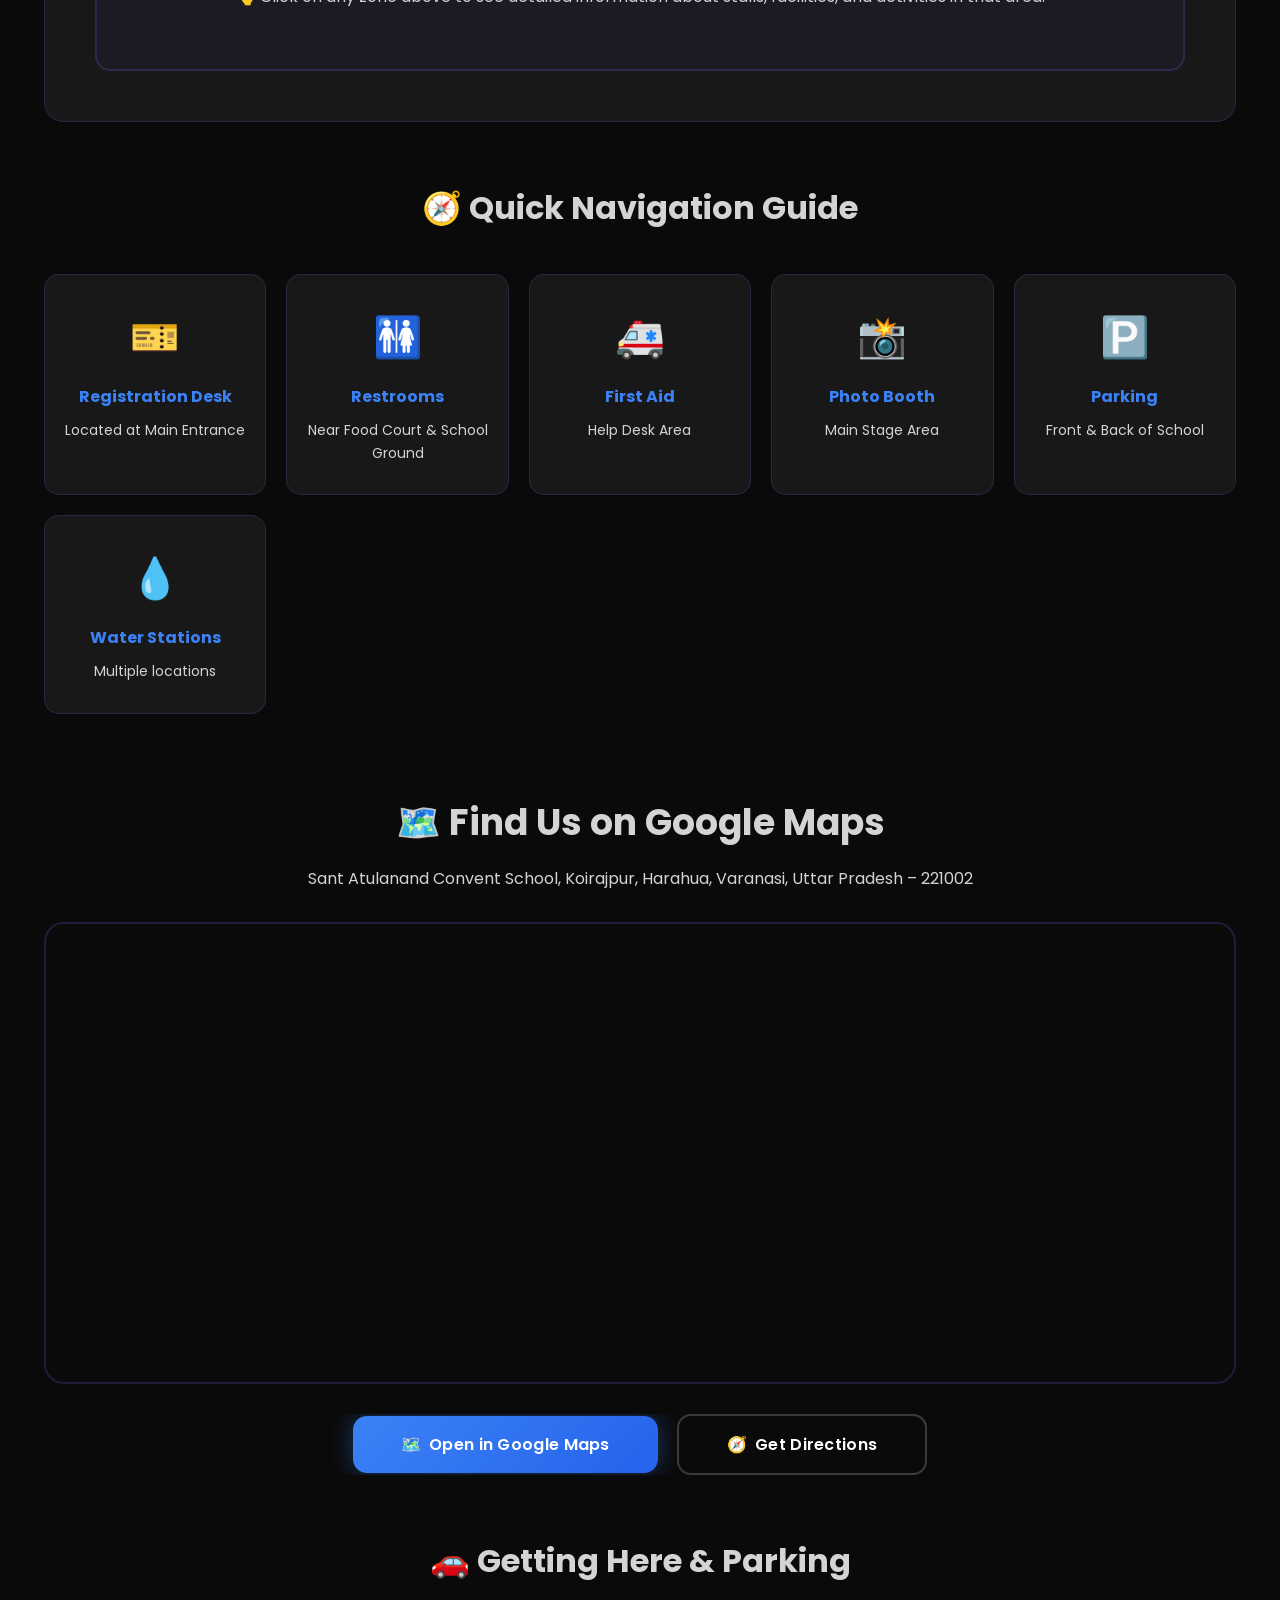
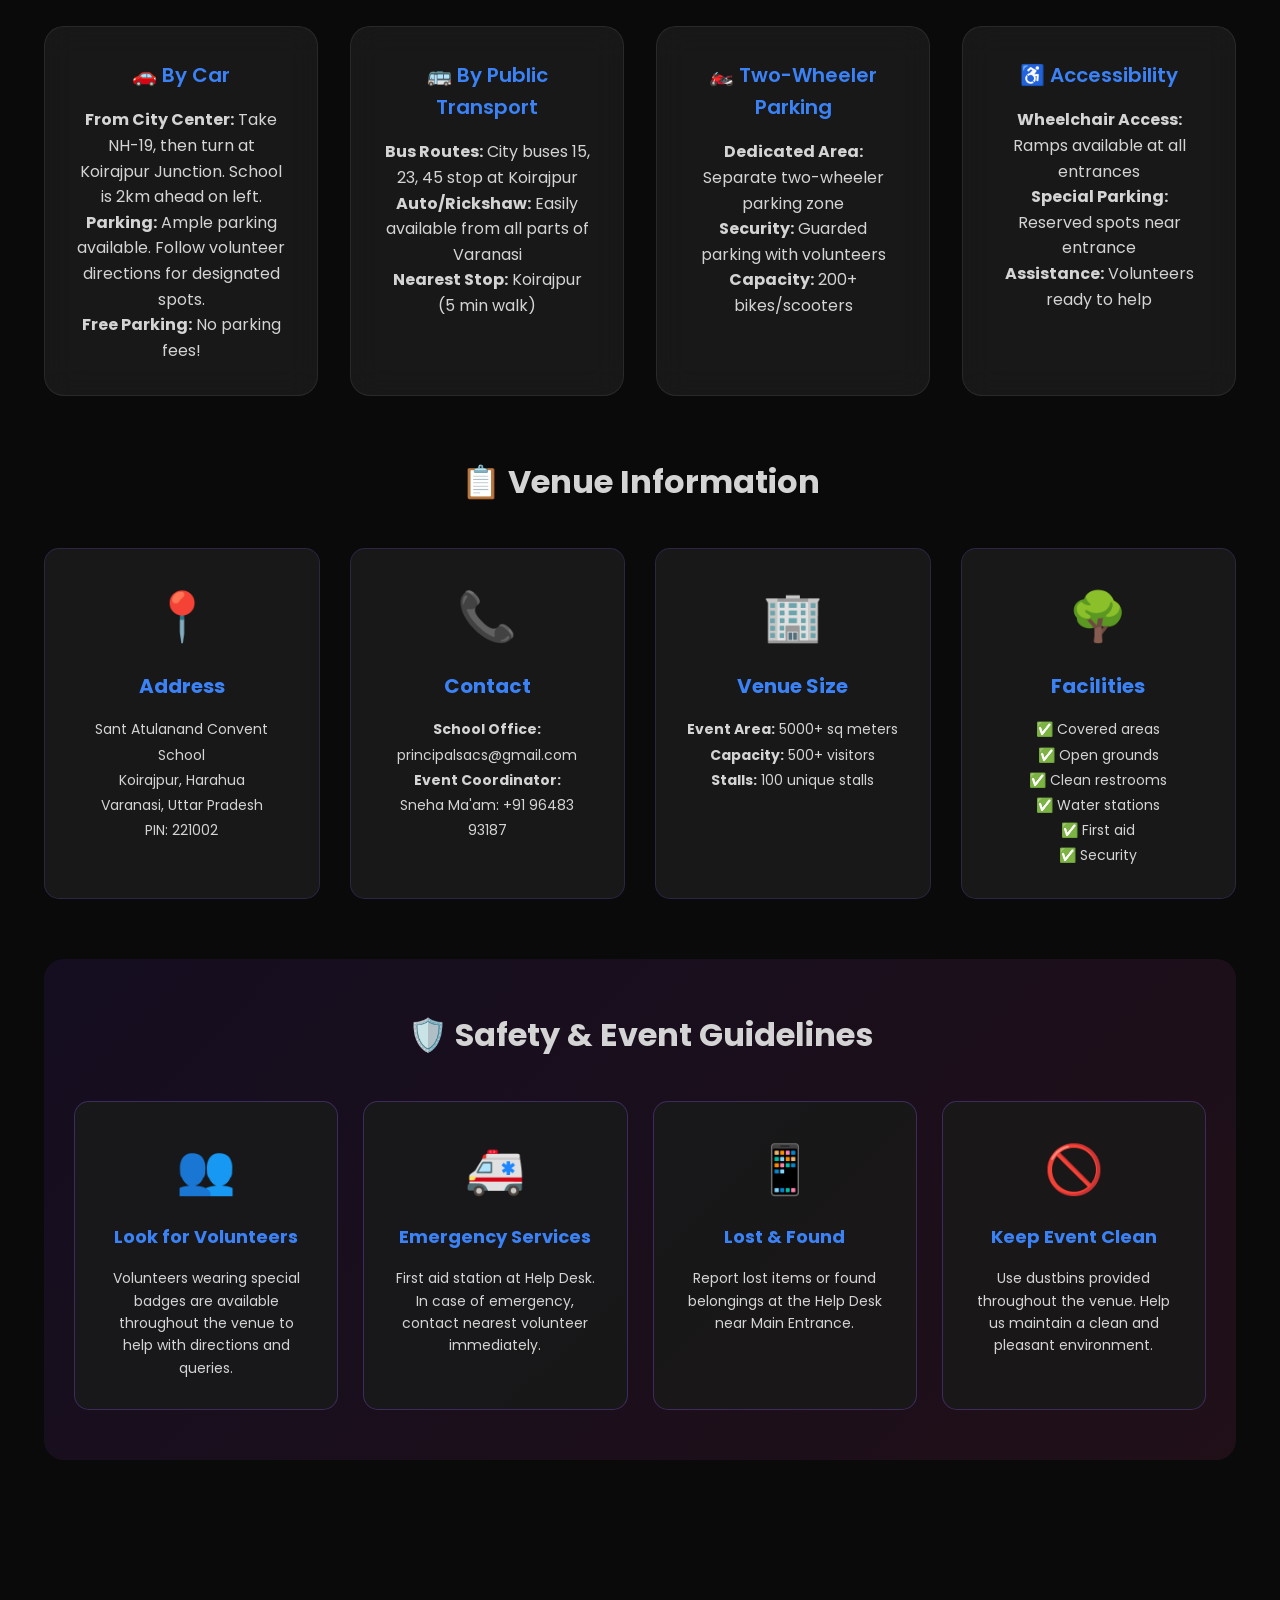
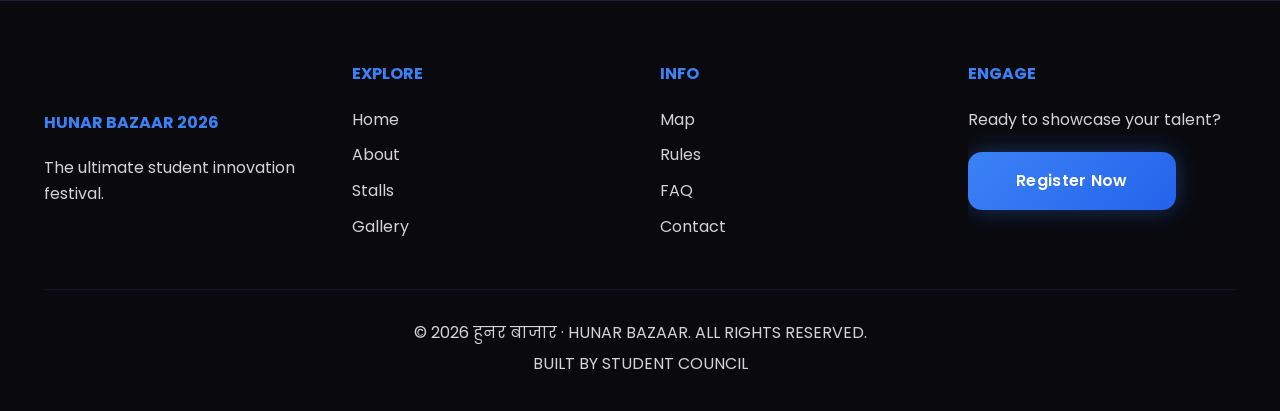
<file: map.html>
<!DOCTYPE html>
<html lang="en">
<head>
    <meta charset="UTF-8">
    <meta name="viewport" content="width=device-width, initial-scale=1.0">
    <title>Map | Hunar Bazaar 2026</title>
    <link rel="stylesheet" href="style.css">
    <link rel="stylesheet" href="pages.css">
    <link href="https://fonts.googleapis.com/css2?family=Poppins:wght@300;400;600;700;900&display=swap" rel="stylesheet">
</head>
<body>
    <!-- Navigation -->
    <nav class="navbar">
        <div class="nav-container">
            <div class="logo">
                <img src="logo.png" alt="School Logo" class="school-logo">
                <div class="logo-text">
                    <h1>हुनर बाजार</h1>
                    <span>HUNAR BAZAAR 2026</span>
                </div>
            </div>
            <button class="mobile-menu-toggle" id="mobileMenuBtn">☰</button>
            <ul class="nav-menu" id="navMenu">
                <li><a href="index.html">Home</a></li>
                <li><a href="about.html">About</a></li>
                <li><a href="stalls.html">Stalls</a></li>
                <li><a href="gallery.html">Gallery</a></li>
                <li><a href="map.html" class="active">Map</a></li>
                <li><a href="rules.html">Rules</a></li>
                <li><a href="faq.html">FAQ</a></li>
                <li><a href="contact.html">Contact</a></li>
                <li><a href="register.html" class="btn-register">Register Now</a></li>
            </ul>
        </div>
    </nav>

    <!-- Page Header -->
    <section class="page-header">
        <div class="container">
            <h1>Event Map & Venue Layout</h1>
            <p>Navigate Hunar Bazaar 2026 with our interactive venue map and find your way to Sant Atulanand Convent School</p>
        </div>
    </section>

    <!-- Map Content -->
    <section class="map-page-section">
        <div class="container">
            <!-- Visual Venue Map -->
            <div class="venue-map-visual">
                <h2>📍 Interactive Venue Map</h2>
                <p>Click on any zone to see detailed stall information and directions</p>
                
                <div class="venue-layout">
                    <!-- Map Grid Layout -->
                    <div class="map-row">
                        <div class="map-zone entrance" data-zone="Entrance" style="background: linear-gradient(135deg, #10b981, #059669);">
                            <span class="zone-icon">🚪</span>
                            <h4>ENTRANCE</h4>
                            <small>Main Gate</small>
                        </div>
                        <div class="map-zone helpdesk" data-zone="Help Desk" style="background: linear-gradient(135deg, #3b82f6, #2563eb);">
                            <span class="zone-icon">ℹ️</span>
                            <h4>HELP DESK</h4>
                            <small>Information</small>
                        </div>
                        <div class="map-zone stage" data-zone="Main Stage" style="background: linear-gradient(135deg, #f59e0b, #d97706);">
                            <span class="zone-icon">🎤</span>
                            <h4>MAIN STAGE</h4>
                            <small>Performances</small>
                        </div>
                    </div>
                    
                    <div class="map-row">
                        <div class="map-zone food" data-zone="Food Court" style="background: linear-gradient(135deg, #ef4444, #dc2626);">
                            <span class="zone-icon">🍔</span>
                            <h4>FOOD COURT</h4>
                            <small>17 Stalls</small>
                        </div>
                        <div class="map-zone ground" data-zone="School Ground" style="background: linear-gradient(135deg, #8b5cf6, #7c3aed);">
                            <span class="zone-icon">🏫</span>
                            <h4>SCHOOL GROUND</h4>
                            <small>Main Event Area</small>
                        </div>
                        <div class="map-zone games" data-zone="Game Zone" style="background: linear-gradient(135deg, #ec4899, #db2777);">
                            <span class="zone-icon">🎮</span>
                            <h4>GAME ZONE</h4>
                            <small>17 Stalls</small>
                        </div>
                    </div>
                    
                    <div class="map-row">
                        <div class="map-zone arts" data-zone="Art & Craft" style="background: linear-gradient(135deg, #06b6d4, #0891b2);">
                            <span class="zone-icon">🎨</span>
                            <h4>ART & CRAFT</h4>
                            <small>8 Stalls</small>
                        </div>
                        <div class="map-zone innovation" data-zone="DIY & Innovation" style="background: linear-gradient(135deg, #a855f7, #9333ea);">
                            <span class="zone-icon">💡</span>
                            <h4>DIY & INNOVATION</h4>
                            <small>Creative Hub</small>
                        </div>
                        <div class="map-zone backgate" data-zone="Back Gate" style="background: linear-gradient(135deg, #64748b, #475569);">
                            <span class="zone-icon">🚪</span>
                            <h4>BACK GATE</h4>
                            <small>Exit</small>
                        </div>
                    </div>
                </div>

                <div class="zone-details-panel">
                    <h3>📍 Zone Information</h3>
                    <div id="zoneInfo">
                        <p style="text-align: center; color: var(--text-gray); padding: 30px;">
                            👆 Click on any zone above to see detailed information about stalls, facilities, and activities in that area.
                        </p>
                    </div>
                </div>
            </div>

            <!-- Quick Navigation -->
            <div class="quick-nav">
                <h3>🧭 Quick Navigation Guide</h3>
                <div class="nav-grid">
                    <div class="nav-card">
                        <span class="nav-icon">🎫</span>
                        <h4>Registration Desk</h4>
                        <p>Located at Main Entrance</p>
                    </div>
                    <div class="nav-card">
                        <span class="nav-icon">🚻</span>
                        <h4>Restrooms</h4>
                        <p>Near Food Court & School Ground</p>
                    </div>
                    <div class="nav-card">
                        <span class="nav-icon">🚑</span>
                        <h4>First Aid</h4>
                        <p>Help Desk Area</p>
                    </div>
                    <div class="nav-card">
                        <span class="nav-icon">📸</span>
                        <h4>Photo Booth</h4>
                        <p>Main Stage Area</p>
                    </div>
                    <div class="nav-card">
                        <span class="nav-icon">🅿️</span>
                        <h4>Parking</h4>
                        <p>Front & Back of School</p>
                    </div>
                    <div class="nav-card">
                        <span class="nav-icon">💧</span>
                        <h4>Water Stations</h4>
                        <p>Multiple locations</p>
                    </div>
                </div>
            </div>

            <!-- Google Map Section -->
            <div class="map-section">
                <h2>🗺️ Find Us on Google Maps</h2>
                <p>Sant Atulanand Convent School, Koirajpur, Harahua, Varanasi, Uttar Pradesh – 221002</p>
                <div class="map-container">
                    <iframe 
                        src="https://www.google.com/maps/embed?pb=!1m18!1m12!1m3!1d3607.5!2d82.9!3d25.3!2m3!1f0!2f0!3f0!3m2!1i1024!2i768!4f13.1!3m3!1m2!1s0x0%3A0x0!2zMjXCsDE4JzAwLjAiTiA4MsKwNTQnMDAuMCJF!5e0!3m2!1sen!2sin!4v1234567890" 
                        width="100%" 
                        height="450" 
                        style="border:0; border-radius: 20px;" 
                        allowfullscreen="" 
                        loading="lazy">
                    </iframe>
                </div>
                <div style="text-align: center; margin-top: 30px;">
                    <a href="https://maps.app.goo.gl/mzQcaKX9S2BkP9sd8" target="_blank" class="btn btn-primary" style="margin-right: 15px;">
                        <span>🗺️</span> Open in Google Maps
                    </a>
                    <a href="https://maps.app.goo.gl/mzQcaKX9S2BkP9sd8" target="_blank" class="btn btn-secondary">
                        <span>🧭</span> Get Directions
                    </a>
                </div>
            </div>

            <!-- Transportation & Parking Info -->
            <div class="transport-info">
                <h2>🚗 Getting Here & Parking</h2>
                <div class="info-grid">
                    <div class="info-card">
                        <h4>🚗 By Car</h4>
                        <p><strong>From City Center:</strong> Take NH-19, then turn at Koirajpur Junction. School is 2km ahead on left.</p>
                        <p><strong>Parking:</strong> Ample parking available. Follow volunteer directions for designated spots.</p>
                        <p><strong>Free Parking:</strong> No parking fees!</p>
                    </div>
                    <div class="info-card">
                        <h4>🚌 By Public Transport</h4>
                        <p><strong>Bus Routes:</strong> City buses 15, 23, 45 stop at Koirajpur</p>
                        <p><strong>Auto/Rickshaw:</strong> Easily available from all parts of Varanasi</p>
                        <p><strong>Nearest Stop:</strong> Koirajpur (5 min walk)</p>
                    </div>
                    <div class="info-card">
                        <h4>🏍️ Two-Wheeler Parking</h4>
                        <p><strong>Dedicated Area:</strong> Separate two-wheeler parking zone</p>
                        <p><strong>Security:</strong> Guarded parking with volunteers</p>
                        <p><strong>Capacity:</strong> 200+ bikes/scooters</p>
                    </div>
                    <div class="info-card">
                        <h4>♿ Accessibility</h4>
                        <p><strong>Wheelchair Access:</strong> Ramps available at all entrances</p>
                        <p><strong>Special Parking:</strong> Reserved spots near entrance</p>
                        <p><strong>Assistance:</strong> Volunteers ready to help</p>
                    </div>
                </div>
            </div>

            <!-- Venue Details -->
            <div class="venue-details-section">
                <h2>📋 Venue Information</h2>
                <div class="details-grid">
                    <div class="detail-card">
                        <div class="detail-icon">📍</div>
                        <h4>Address</h4>
                        <p>Sant Atulanand Convent School<br>Koirajpur, Harahua<br>Varanasi, Uttar Pradesh<br>PIN: 221002</p>
                    </div>
                    <div class="detail-card">
                        <div class="detail-icon">📞</div>
                        <h4>Contact</h4>
                        <p><strong>School Office:</strong><br>principalsacs@gmail.com</p>
                        <p><strong>Event Coordinator:</strong><br>Sneha Ma'am: +91 96483 93187</p>
                    </div>
                    <div class="detail-card">
                        <div class="detail-icon">🏢</div>
                        <h4>Venue Size</h4>
                        <p><strong>Event Area:</strong> 5000+ sq meters</p>
                        <p><strong>Capacity:</strong> 500+ visitors</p>
                        <p><strong>Stalls:</strong> 100 unique stalls</p>
                    </div>
                    <div class="detail-card">
                        <div class="detail-icon">🌳</div>
                        <h4>Facilities</h4>
                        <p>✅ Covered areas<br>✅ Open grounds<br>✅ Clean restrooms<br>✅ Water stations<br>✅ First aid<br>✅ Security</p>
                    </div>
                </div>
            </div>

            <!-- Safety & Guidelines -->
            <div class="safety-section">
                <h2>🛡️ Safety & Event Guidelines</h2>
                <div class="safety-grid">
                    <div class="safety-card">
                        <span class="safety-icon">👥</span>
                        <h4>Look for Volunteers</h4>
                        <p>Volunteers wearing special badges are available throughout the venue to help with directions and queries.</p>
                    </div>
                    <div class="safety-card">
                        <span class="safety-icon">🚑</span>
                        <h4>Emergency Services</h4>
                        <p>First aid station at Help Desk. In case of emergency, contact nearest volunteer immediately.</p>
                    </div>
                    <div class="safety-card">
                        <span class="safety-icon">📱</span>
                        <h4>Lost & Found</h4>
                        <p>Report lost items or found belongings at the Help Desk near Main Entrance.</p>
                    </div>
                    <div class="safety-card">
                        <span class="safety-icon">🚫</span>
                        <h4>Keep Event Clean</h4>
                        <p>Use dustbins provided throughout the venue. Help us maintain a clean and pleasant environment.</p>
                    </div>
                </div>
            </div>
        </div>
    </section>

    <!-- Footer -->
    <footer class="footer">
        <div class="container">
            <div class="footer-grid">
                <div class="footer-col">
                    <h3>हुनर बाजार</h3>
                    <h4>HUNAR BAZAAR 2026</h4>
                    <p>The ultimate student innovation festival.</p>
                </div>
                <div class="footer-col">
                    <h4>EXPLORE</h4>
                    <ul>
                        <li><a href="index.html">Home</a></li>
                        <li><a href="about.html">About</a></li>
                        <li><a href="stalls.html">Stalls</a></li>
                        <li><a href="gallery.html">Gallery</a></li>
                    </ul>
                </div>
                <div class="footer-col">
                    <h4>INFO</h4>
                    <ul>
                        <li><a href="map.html">Map</a></li>
                        <li><a href="rules.html">Rules</a></li>
                        <li><a href="faq.html">FAQ</a></li>
                        <li><a href="contact.html">Contact</a></li>
                    </ul>
                </div>
                <div class="footer-col">
                    <h4>ENGAGE</h4>
                    <p>Ready to showcase your talent?</p>
                    <a href="register.html" class="btn btn-primary">Register Now</a>
                </div>
            </div>
            <div class="footer-bottom">
                <p>© 2026 हुनर बाजार · HUNAR BAZAAR. ALL RIGHTS RESERVED.</p>
                <p>BUILT BY STUDENT COUNCIL</p>
            </div>
        </div>
    </footer>

    <script src="script.js"></script>
</body>
</html>
</file>
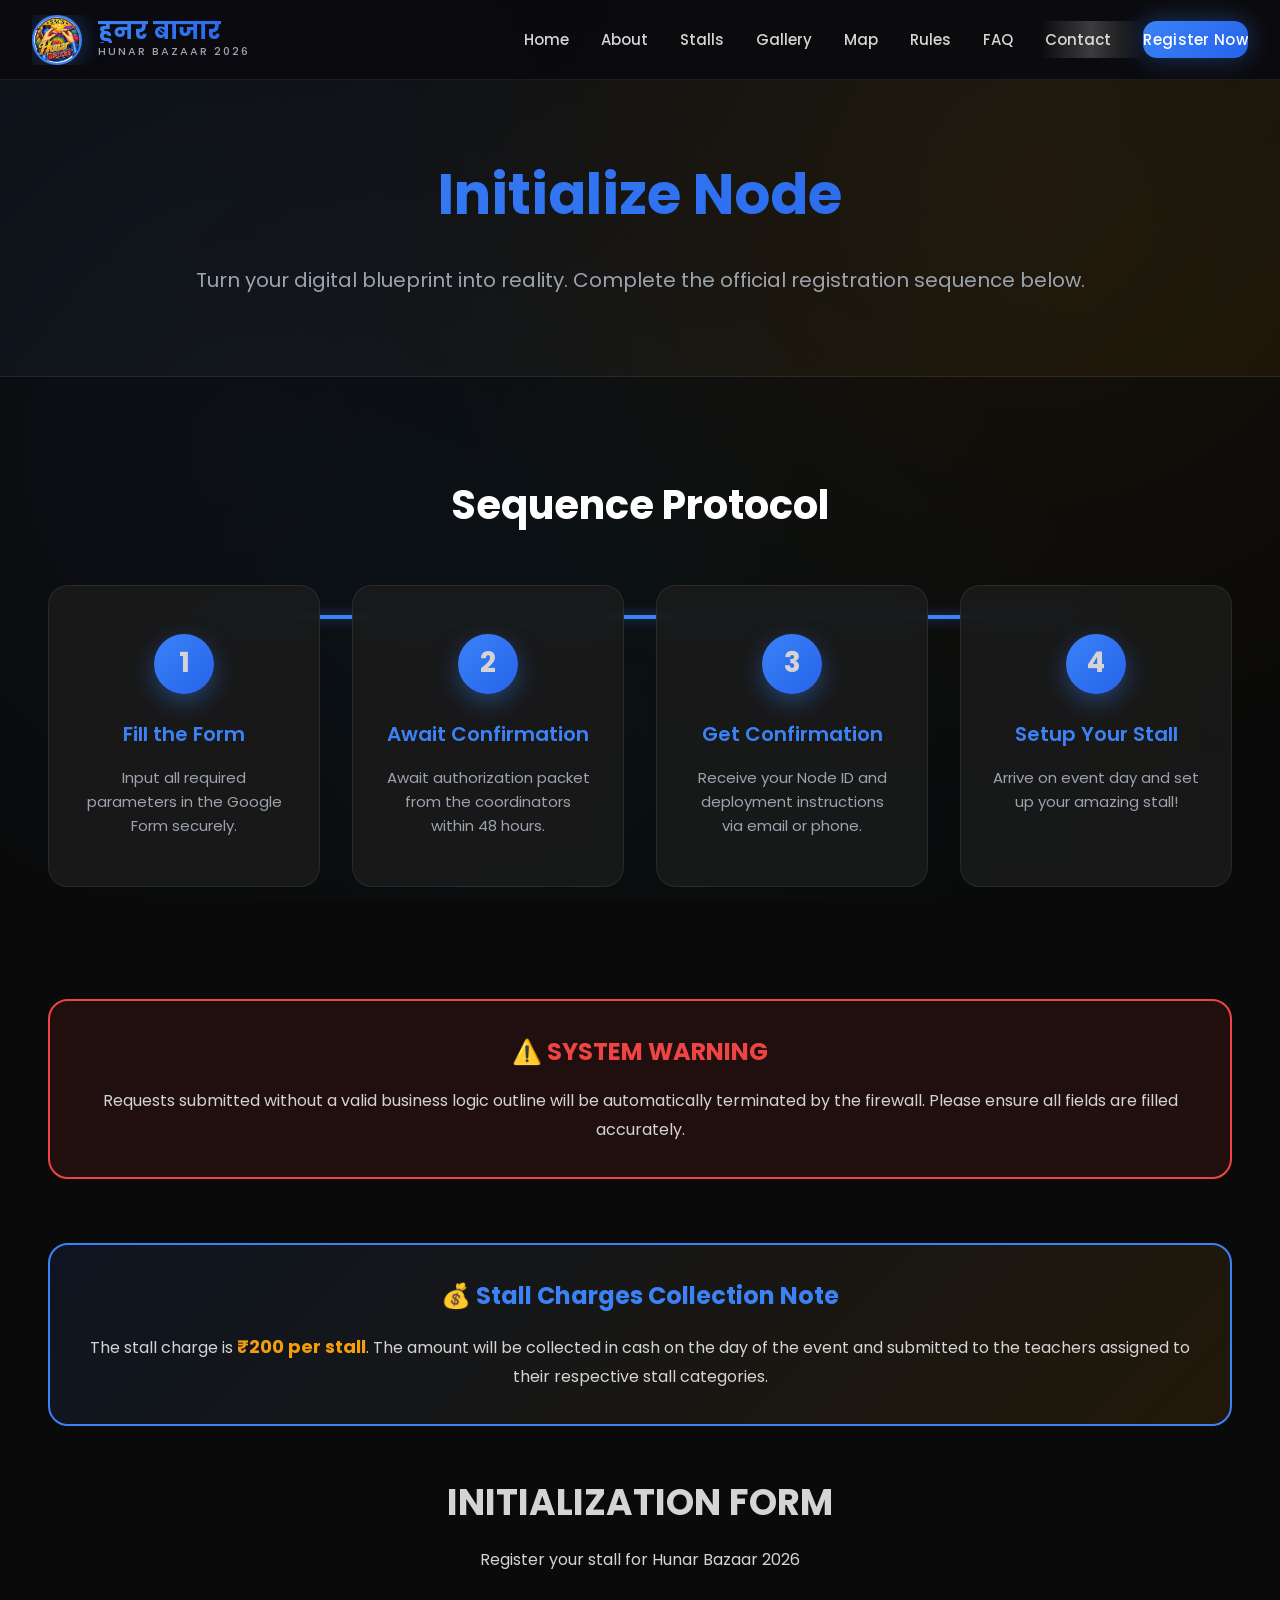
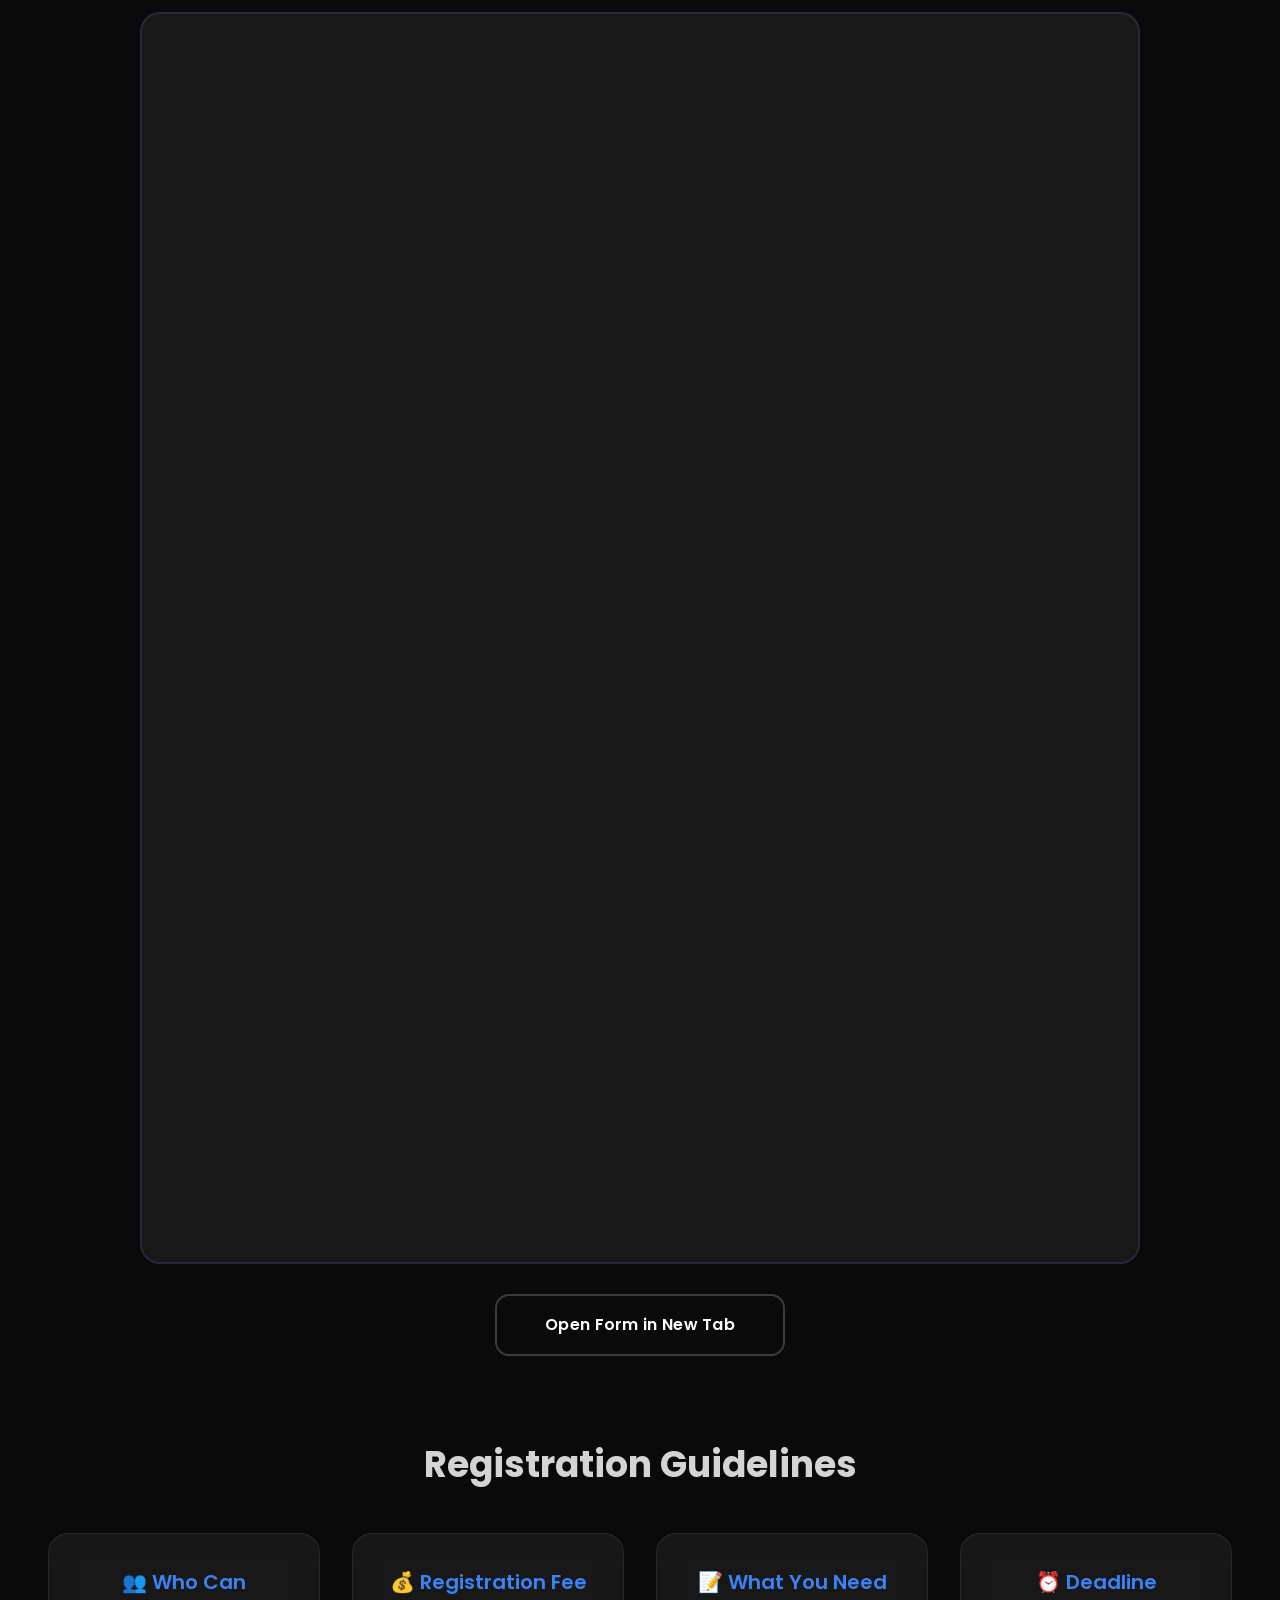
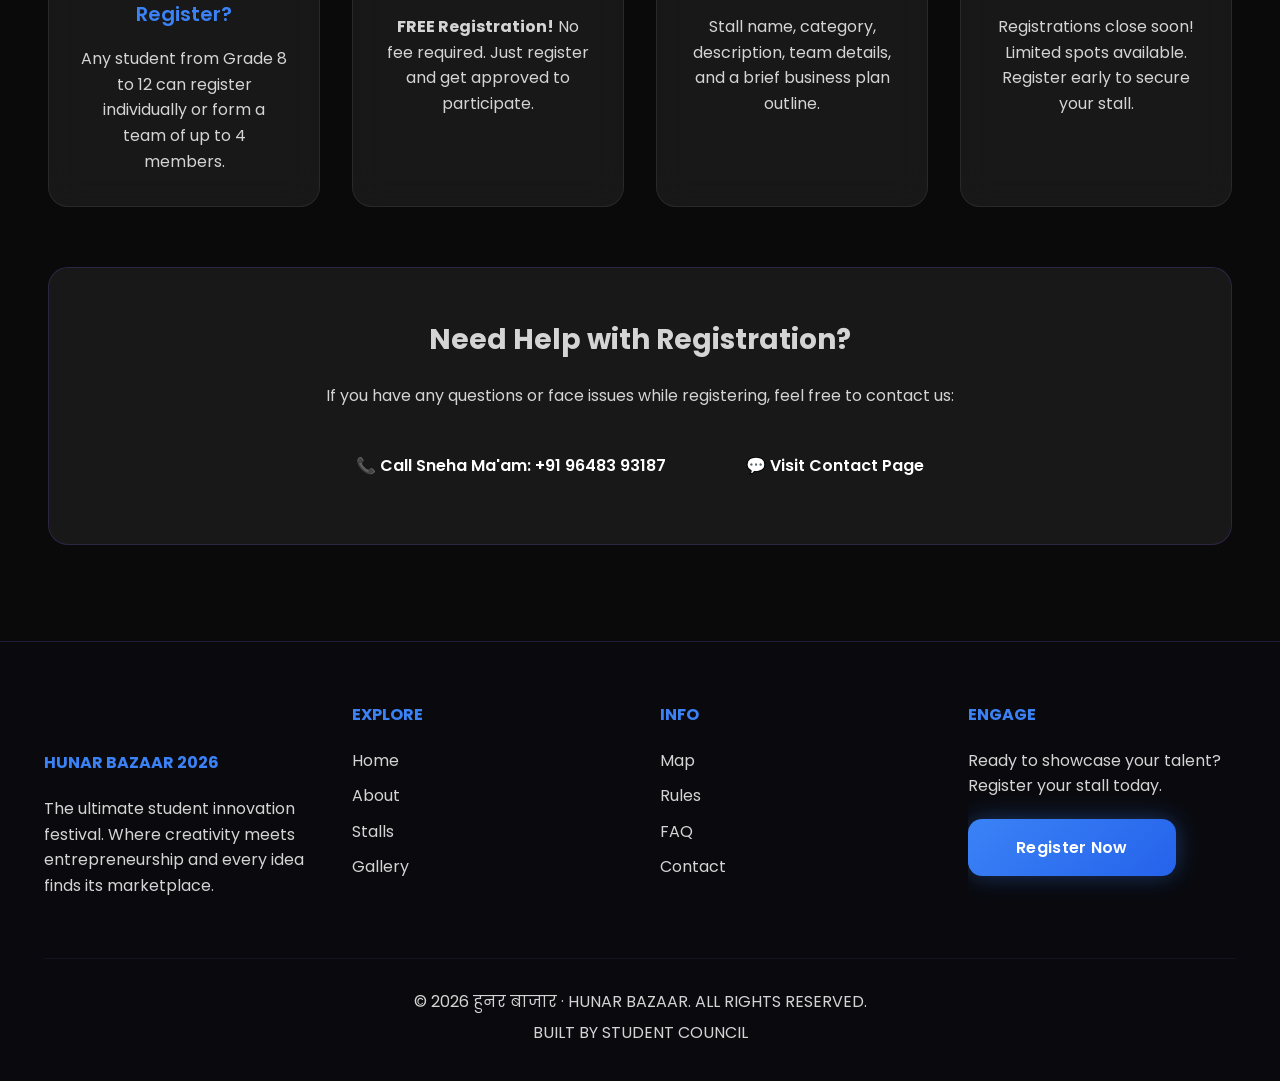
<file: register.html>
<!DOCTYPE html>
<html lang="en">
<head>
    <meta charset="UTF-8">
    <meta name="viewport" content="width=device-width, initial-scale=1.0">
    <title>Register | Hunar Bazaar 2026</title>
    <link rel="stylesheet" href="style.css">
    <link rel="stylesheet" href="pages.css">
    <link href="https://fonts.googleapis.com/css2?family=Poppins:wght@300;400;600;700;900&display=swap" rel="stylesheet">
</head>
<body>
    <!-- Navigation -->
    <nav class="navbar">
        <div class="nav-container">
            <div class="logo">
                <img src="logo.png" alt="School Logo" class="school-logo">
                <div class="logo-text">
                    <h1>हुनर बाजार</h1>
                    <span>HUNAR BAZAAR 2026</span>
                </div>
            </div>
            <button class="mobile-menu-toggle" id="mobileMenuBtn">☰</button>
            <ul class="nav-menu" id="navMenu">
                <li><a href="index.html">Home</a></li>
                <li><a href="about.html">About</a></li>
                <li><a href="stalls.html">Stalls</a></li>
                <li><a href="gallery.html">Gallery</a></li>
                <li><a href="map.html">Map</a></li>
                <li><a href="rules.html">Rules</a></li>
                <li><a href="faq.html">FAQ</a></li>
                <li><a href="contact.html">Contact</a></li>
                <li><a href="register.html" class="btn-register active">Register Now</a></li>
            </ul>
        </div>
    </nav>

    <!-- Page Header -->
    <section class="page-header">
        <div class="container">
            <h1>Initialize Node</h1>
            <p>Turn your digital blueprint into reality. Complete the official registration sequence below.</p>
        </div>
    </section>

    <!-- Registration Content -->
    <section class="register-section">
        <div class="container">
            <div class="register-steps">
                <h2>Sequence Protocol</h2>
                <div class="steps-grid">
                    <div class="step-card">
                        <div class="step-number">1</div>
                        <h3>Fill the Form</h3>
                        <p>Input all required parameters in the Google Form securely.</p>
                    </div>
                    <div class="step-card">
                        <div class="step-number">2</div>
                        <h3>Await Confirmation</h3>
                        <p>Await authorization packet from the coordinators within 48 hours.</p>
                    </div>
                    <div class="step-card">
                        <div class="step-number">3</div>
                        <h3>Get Confirmation</h3>
                        <p>Receive your Node ID and deployment instructions via email or phone.</p>
                    </div>
                    <div class="step-card">
                        <div class="step-number">4</div>
                        <h3>Setup Your Stall</h3>
                        <p>Arrive on event day and set up your amazing stall!</p>
                    </div>
                </div>
            </div>

            <div class="warning-box">
                <h3>⚠️ SYSTEM WARNING</h3>
                <p>Requests submitted without a valid business logic outline will be automatically terminated by the firewall. Please ensure all fields are filled accurately.</p>
            </div>

            <div class="stall-charges-note">
                <h3>💰 Stall Charges Collection Note</h3>
                <p>The stall charge is <strong>₹200 per stall</strong>. The amount will be collected in cash on the day of the event and submitted to the teachers assigned to their respective stall categories.</p>
            </div>

            <div class="form-container">
                <h2>INITIALIZATION FORM</h2>
                <p class="form-subtitle">Register your stall for Hunar Bazaar 2026</p>
                
                <!-- Google Form Embed -->
                <div class="google-form-wrapper">
                    <iframe 
                        src="https://docs.google.com/forms/d/e/1FAIpQLSe9WPDc7yCk2_f9vZARRNekRsIeGNHdI_FHAgm8h1bzJGJMQg/viewform?embedded=true" 
                        width="100%" 
                        height="1200" 
                        frameborder="0" 
                        marginheight="0" 
                        marginwidth="0">
                        Loading…
                    </iframe>
                </div>

                <div class="form-footer">
                    <a href="https://docs.google.com/forms/d/e/1FAIpQLSe9WPDc7yCk2_f9vZARRNekRsIeGNHdI_FHAgm8h1bzJGJMQg/viewform" target="_blank" class="btn btn-secondary">
                        Open Form in New Tab
                    </a>
                </div>
            </div>

            <div class="registration-info">
                <h2>Registration Guidelines</h2>
                <div class="info-grid">
                    <div class="info-card">
                        <h4>👥 Who Can Register?</h4>
                        <p>Any student from Grade 8 to 12 can register individually or form a team of up to 4 members.</p>
                    </div>
                    <div class="info-card">
                        <h4>💰 Registration Fee</h4>
                        <p><strong>FREE Registration!</strong> No fee required. Just register and get approved to participate.</p>
                    </div>
                    <div class="info-card">
                        <h4>📝 What You Need</h4>
                        <p>Stall name, category, description, team details, and a brief business plan outline.</p>
                    </div>
                    <div class="info-card">
                        <h4>⏰ Deadline</h4>
                        <p>Registrations close soon! Limited spots available. Register early to secure your stall.</p>
                    </div>
                </div>
            </div>

            <div class="help-section">
                <h3>Need Help with Registration?</h3>
                <p>If you have any questions or face issues while registering, feel free to contact us:</p>
                <div class="help-contacts">
                    <a href="tel:+919648393187" class="help-btn">📞 Call Sneha Ma'am: +91 96483 93187</a>
                    <a href="contact.html" class="help-btn">💬 Visit Contact Page</a>
                </div>
            </div>
        </div>
    </section>

    <!-- Footer -->
    <footer class="footer">
        <div class="container">
            <div class="footer-grid">
                <div class="footer-col">
                    <h3>हुनर बाजार</h3>
                    <h4>HUNAR BAZAAR 2026</h4>
                    <p>The ultimate student innovation festival. Where creativity meets entrepreneurship and every idea finds its marketplace.</p>
                </div>
                <div class="footer-col">
                    <h4>EXPLORE</h4>
                    <ul>
                        <li><a href="index.html">Home</a></li>
                        <li><a href="about.html">About</a></li>
                        <li><a href="stalls.html">Stalls</a></li>
                        <li><a href="gallery.html">Gallery</a></li>
                    </ul>
                </div>
                <div class="footer-col">
                    <h4>INFO</h4>
                    <ul>
                        <li><a href="map.html">Map</a></li>
                        <li><a href="rules.html">Rules</a></li>
                        <li><a href="faq.html">FAQ</a></li>
                        <li><a href="contact.html">Contact</a></li>
                    </ul>
                </div>
                <div class="footer-col">
                    <h4>ENGAGE</h4>
                    <p>Ready to showcase your talent? Register your stall today.</p>
                    <a href="register.html" class="btn btn-primary">Register Now</a>
                </div>
            </div>
            <div class="footer-bottom">
                <p>© 2026 हुनर बाजार · HUNAR BAZAAR. ALL RIGHTS RESERVED.</p>
                <p>BUILT BY STUDENT COUNCIL</p>
            </div>
        </div>
    </footer>

    <script src="script.js"></script>
</body>
</html>
</file>
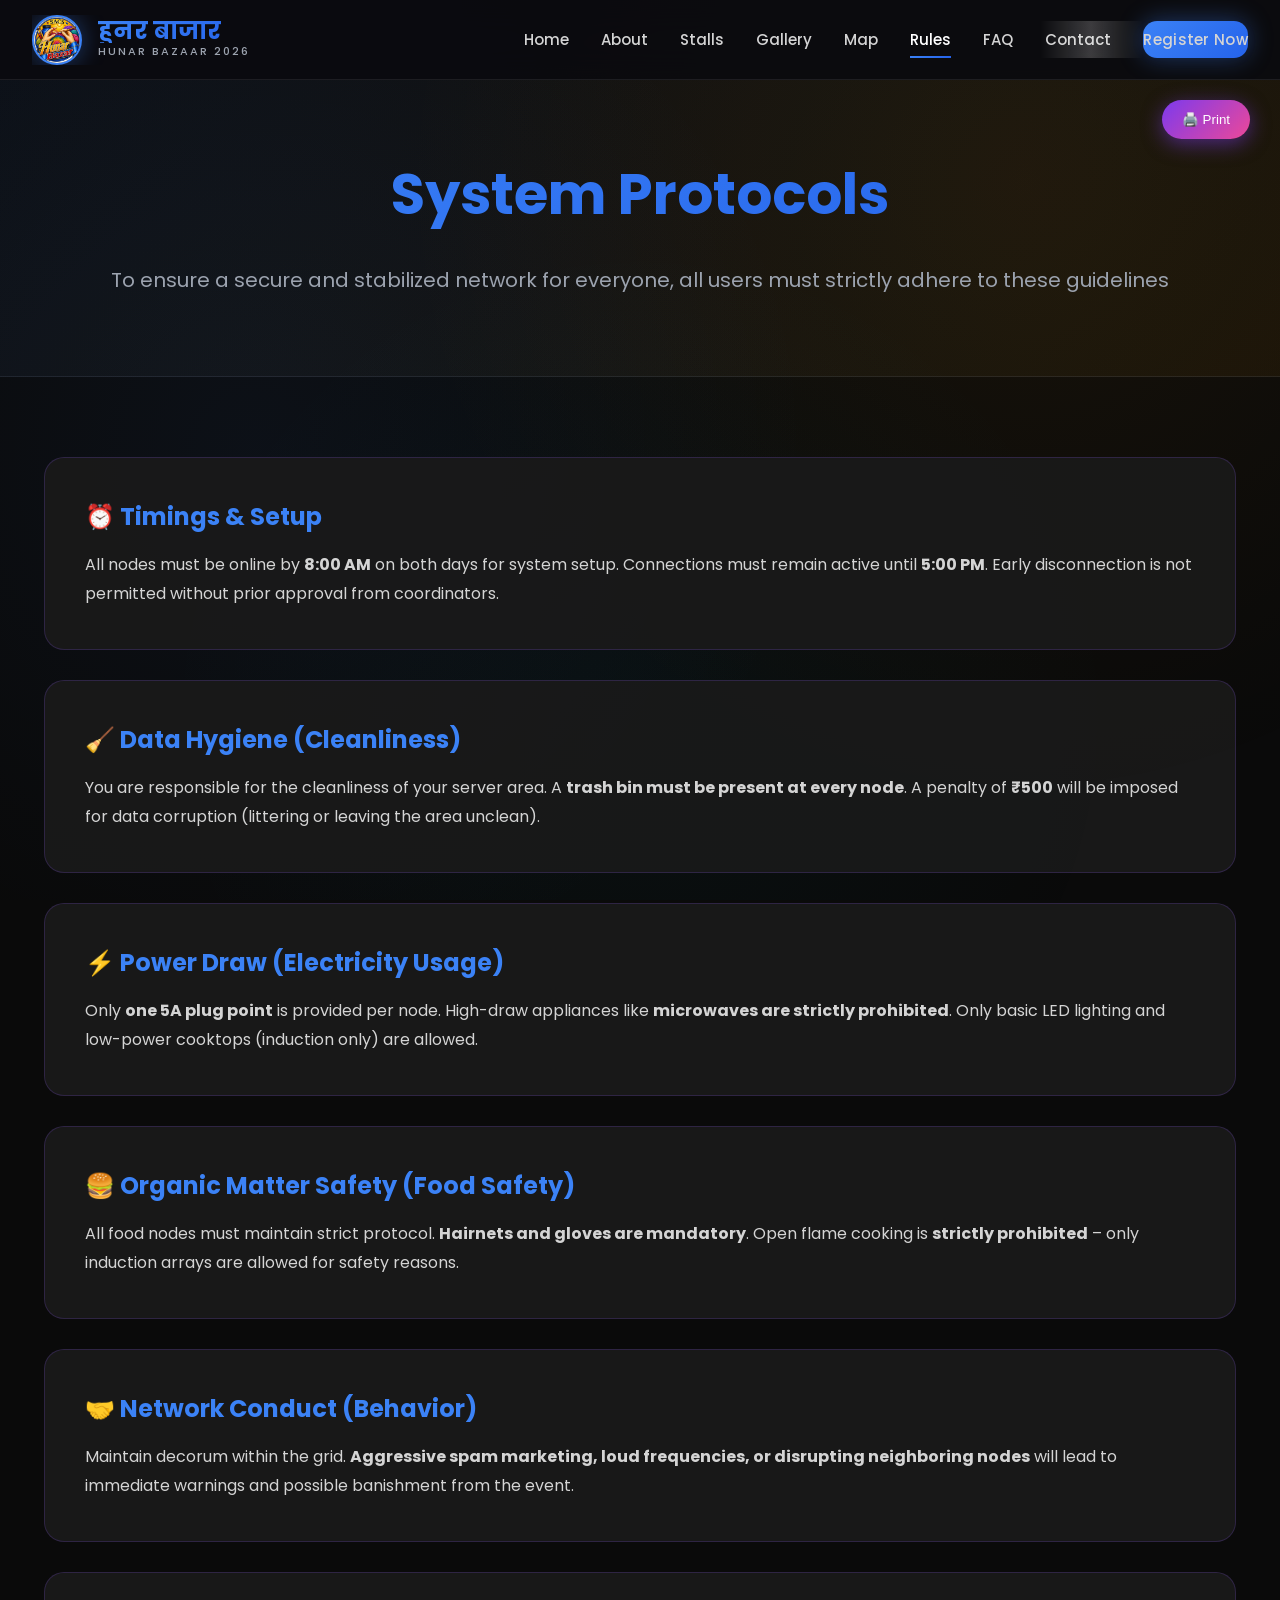
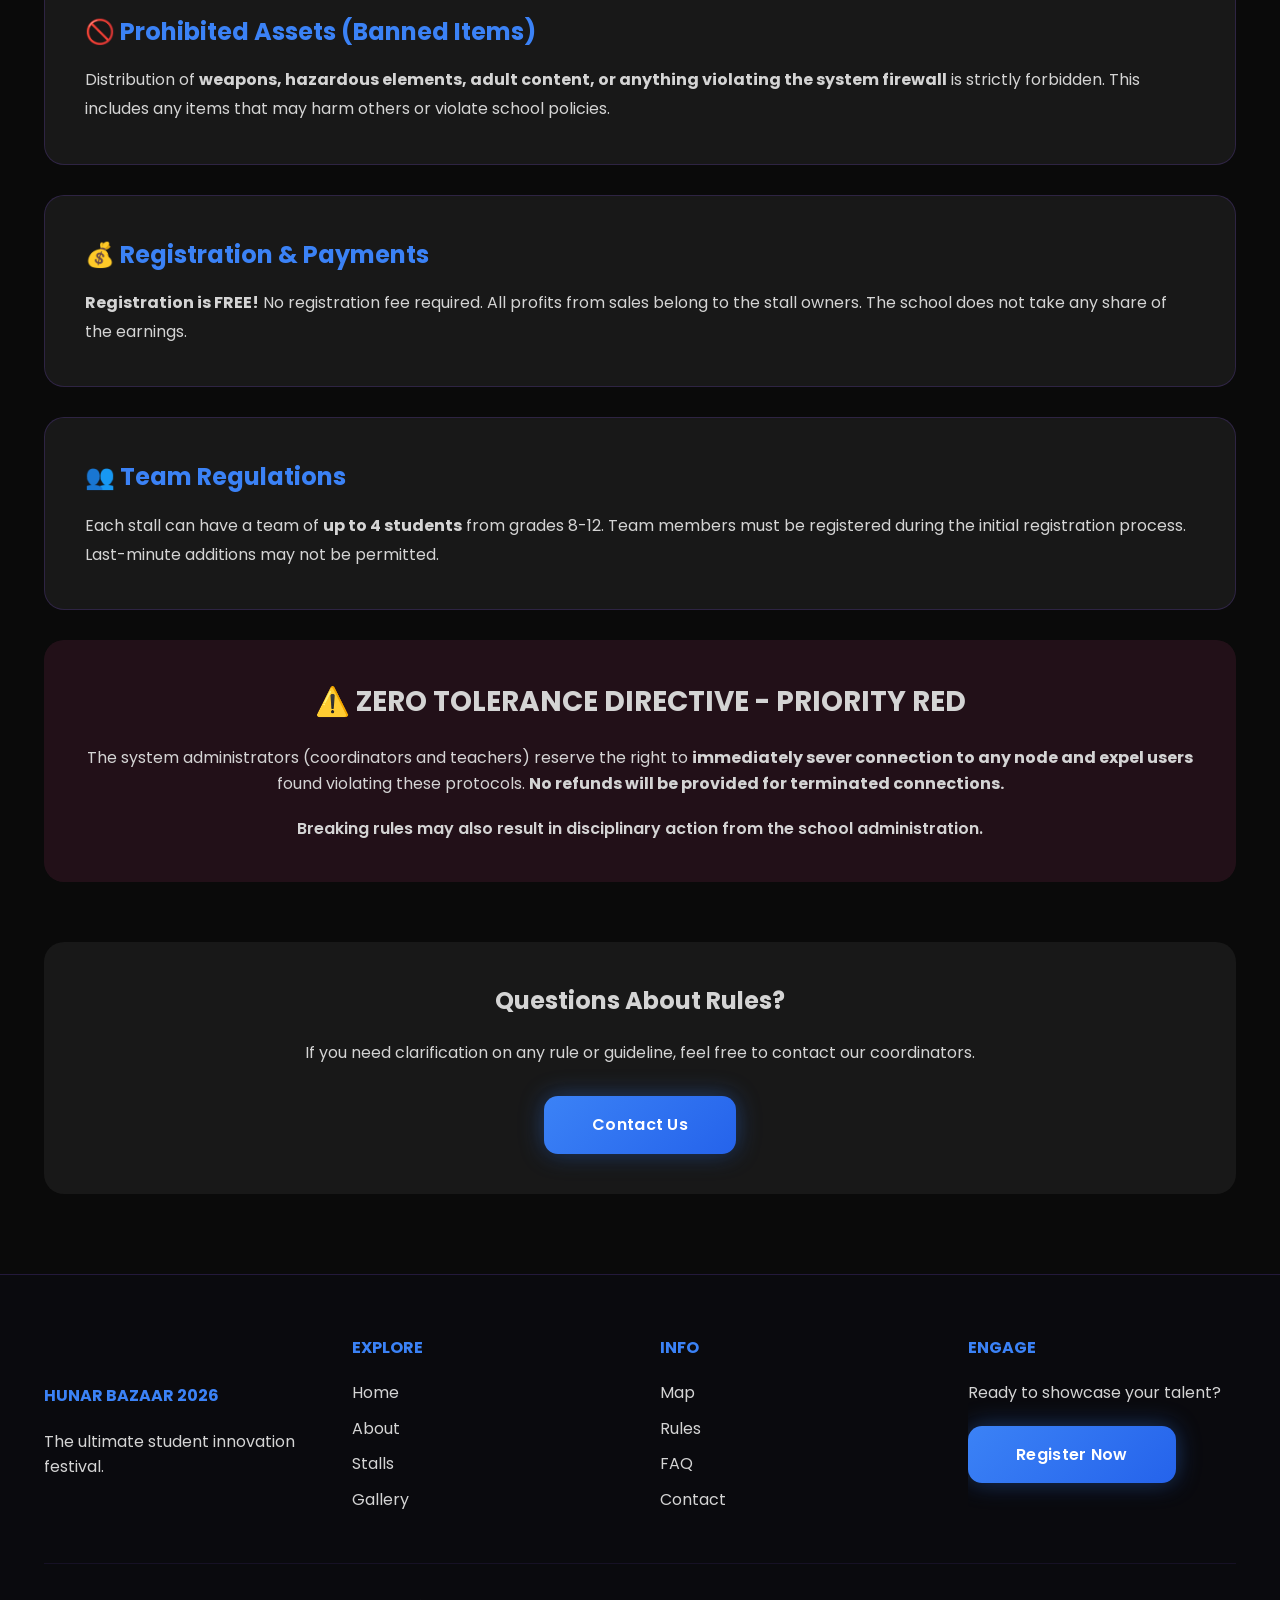
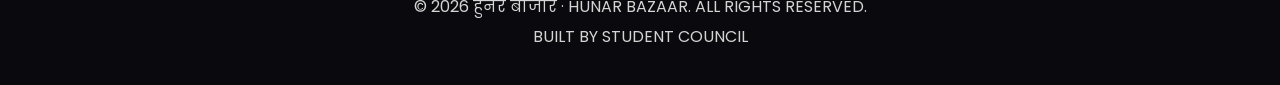
<file: rules.html>
<!DOCTYPE html>
<html lang="en">
<head>
    <meta charset="UTF-8">
    <meta name="viewport" content="width=device-width, initial-scale=1.0">
    <title>Rules | Hunar Bazaar 2026</title>
    <link rel="stylesheet" href="style.css">
    <link rel="stylesheet" href="pages.css">
    <link href="https://fonts.googleapis.com/css2?family=Poppins:wght@300;400;600;700;900&display=swap" rel="stylesheet">
</head>
<body>
    <!-- Navigation -->
    <nav class="navbar">
        <div class="nav-container">
            <div class="logo">
                <img src="logo.png" alt="School Logo" class="school-logo">
                <div class="logo-text">
                    <h1>हुनर बाजार</h1>
                    <span>HUNAR BAZAAR 2026</span>
                </div>
            </div>
            <button class="mobile-menu-toggle" id="mobileMenuBtn">☰</button>
            <ul class="nav-menu" id="navMenu">
                <li><a href="index.html">Home</a></li>
                <li><a href="about.html">About</a></li>
                <li><a href="stalls.html">Stalls</a></li>
                <li><a href="gallery.html">Gallery</a></li>
                <li><a href="map.html">Map</a></li>
                <li><a href="rules.html" class="active">Rules</a></li>
                <li><a href="faq.html">FAQ</a></li>
                <li><a href="contact.html">Contact</a></li>
                <li><a href="register.html" class="btn-register">Register Now</a></li>
            </ul>
        </div>
    </nav>

    <!-- Page Header -->
    <section class="page-header">
        <div class="container">
            <h1>System Protocols</h1>
            <p>To ensure a secure and stabilized network for everyone, all users must strictly adhere to these guidelines</p>
        </div>
    </section>

    <!-- Rules Content -->
    <section class="rules-section">
        <div class="container">
            <div class="rule-card">
                <h3>⏰ Timings & Setup</h3>
                <p>All nodes must be online by <strong>8:00 AM</strong> on both days for system setup. Connections must remain active until <strong>5:00 PM</strong>. Early disconnection is not permitted without prior approval from coordinators.</p>
            </div>

            <div class="rule-card">
                <h3>🧹 Data Hygiene (Cleanliness)</h3>
                <p>You are responsible for the cleanliness of your server area. A <strong>trash bin must be present at every node</strong>. A penalty of <strong>₹500</strong> will be imposed for data corruption (littering or leaving the area unclean).</p>
            </div>

            <div class="rule-card">
                <h3>⚡ Power Draw (Electricity Usage)</h3>
                <p>Only <strong>one 5A plug point</strong> is provided per node. High-draw appliances like <strong>microwaves are strictly prohibited</strong>. Only basic LED lighting and low-power cooktops (induction only) are allowed.</p>
            </div>

            <div class="rule-card">
                <h3>🍔 Organic Matter Safety (Food Safety)</h3>
                <p>All food nodes must maintain strict protocol. <strong>Hairnets and gloves are mandatory</strong>. Open flame cooking is <strong>strictly prohibited</strong> – only induction arrays are allowed for safety reasons.</p>
            </div>

            <div class="rule-card">
                <h3>🤝 Network Conduct (Behavior)</h3>
                <p>Maintain decorum within the grid. <strong>Aggressive spam marketing, loud frequencies, or disrupting neighboring nodes</strong> will lead to immediate warnings and possible banishment from the event.</p>
            </div>

            <div class="rule-card">
                <h3>🚫 Prohibited Assets (Banned Items)</h3>
                <p>Distribution of <strong>weapons, hazardous elements, adult content, or anything violating the system firewall</strong> is strictly forbidden. This includes any items that may harm others or violate school policies.</p>
            </div>

            <div class="rule-card">
                <h3>💰 Registration & Payments</h3>
                <p><strong>Registration is FREE!</strong> No registration fee required. All profits from sales belong to the stall owners. The school does not take any share of the earnings.</p>
            </div>

            <div class="rule-card">
                <h3>👥 Team Regulations</h3>
                <p>Each stall can have a team of <strong>up to 4 students</strong> from grades 8-12. Team members must be registered during the initial registration process. Last-minute additions may not be permitted.</p>
            </div>

            <div class="alert-box">
                <h3>⚠️ ZERO TOLERANCE DIRECTIVE - PRIORITY RED</h3>
                <p>The system administrators (coordinators and teachers) reserve the right to <strong>immediately sever connection to any node and expel users</strong> found violating these protocols. <strong>No refunds will be provided for terminated connections.</strong></p>
                <p style="margin-top: 20px; font-weight: 600;">Breaking rules may also result in disciplinary action from the school administration.</p>
            </div>

            <div style="text-align: center; margin-top: 60px; padding: 40px; background: var(--card-bg); border-radius: 20px;">
                <h3 style="font-size: 24px; margin-bottom: 20px;">Questions About Rules?</h3>
                <p style="color: var(--text-gray); margin-bottom: 30px;">If you need clarification on any rule or guideline, feel free to contact our coordinators.</p>
                <a href="contact.html" class="btn btn-primary">Contact Us</a>
            </div>
        </div>
    </section>

    <!-- Footer -->
    <footer class="footer">
        <div class="container">
            <div class="footer-grid">
                <div class="footer-col">
                    <h3>हुनर बाजार</h3>
                    <h4>HUNAR BAZAAR 2026</h4>
                    <p>The ultimate student innovation festival.</p>
                </div>
                <div class="footer-col">
                    <h4>EXPLORE</h4>
                    <ul>
                        <li><a href="index.html">Home</a></li>
                        <li><a href="about.html">About</a></li>
                        <li><a href="stalls.html">Stalls</a></li>
                        <li><a href="gallery.html">Gallery</a></li>
                    </ul>
                </div>
                <div class="footer-col">
                    <h4>INFO</h4>
                    <ul>
                        <li><a href="map.html">Map</a></li>
                        <li><a href="rules.html">Rules</a></li>
                        <li><a href="faq.html">FAQ</a></li>
                        <li><a href="contact.html">Contact</a></li>
                    </ul>
                </div>
                <div class="footer-col">
                    <h4>ENGAGE</h4>
                    <p>Ready to showcase your talent?</p>
                    <a href="register.html" class="btn btn-primary">Register Now</a>
                </div>
            </div>
            <div class="footer-bottom">
                <p>© 2026 हुनर बाजार · HUNAR BAZAAR. ALL RIGHTS RESERVED.</p>
                <p>BUILT BY STUDENT COUNCIL</p>
            </div>
        </div>
    </footer>

    <script src="script.js"></script>
</body>
</html>
</file>
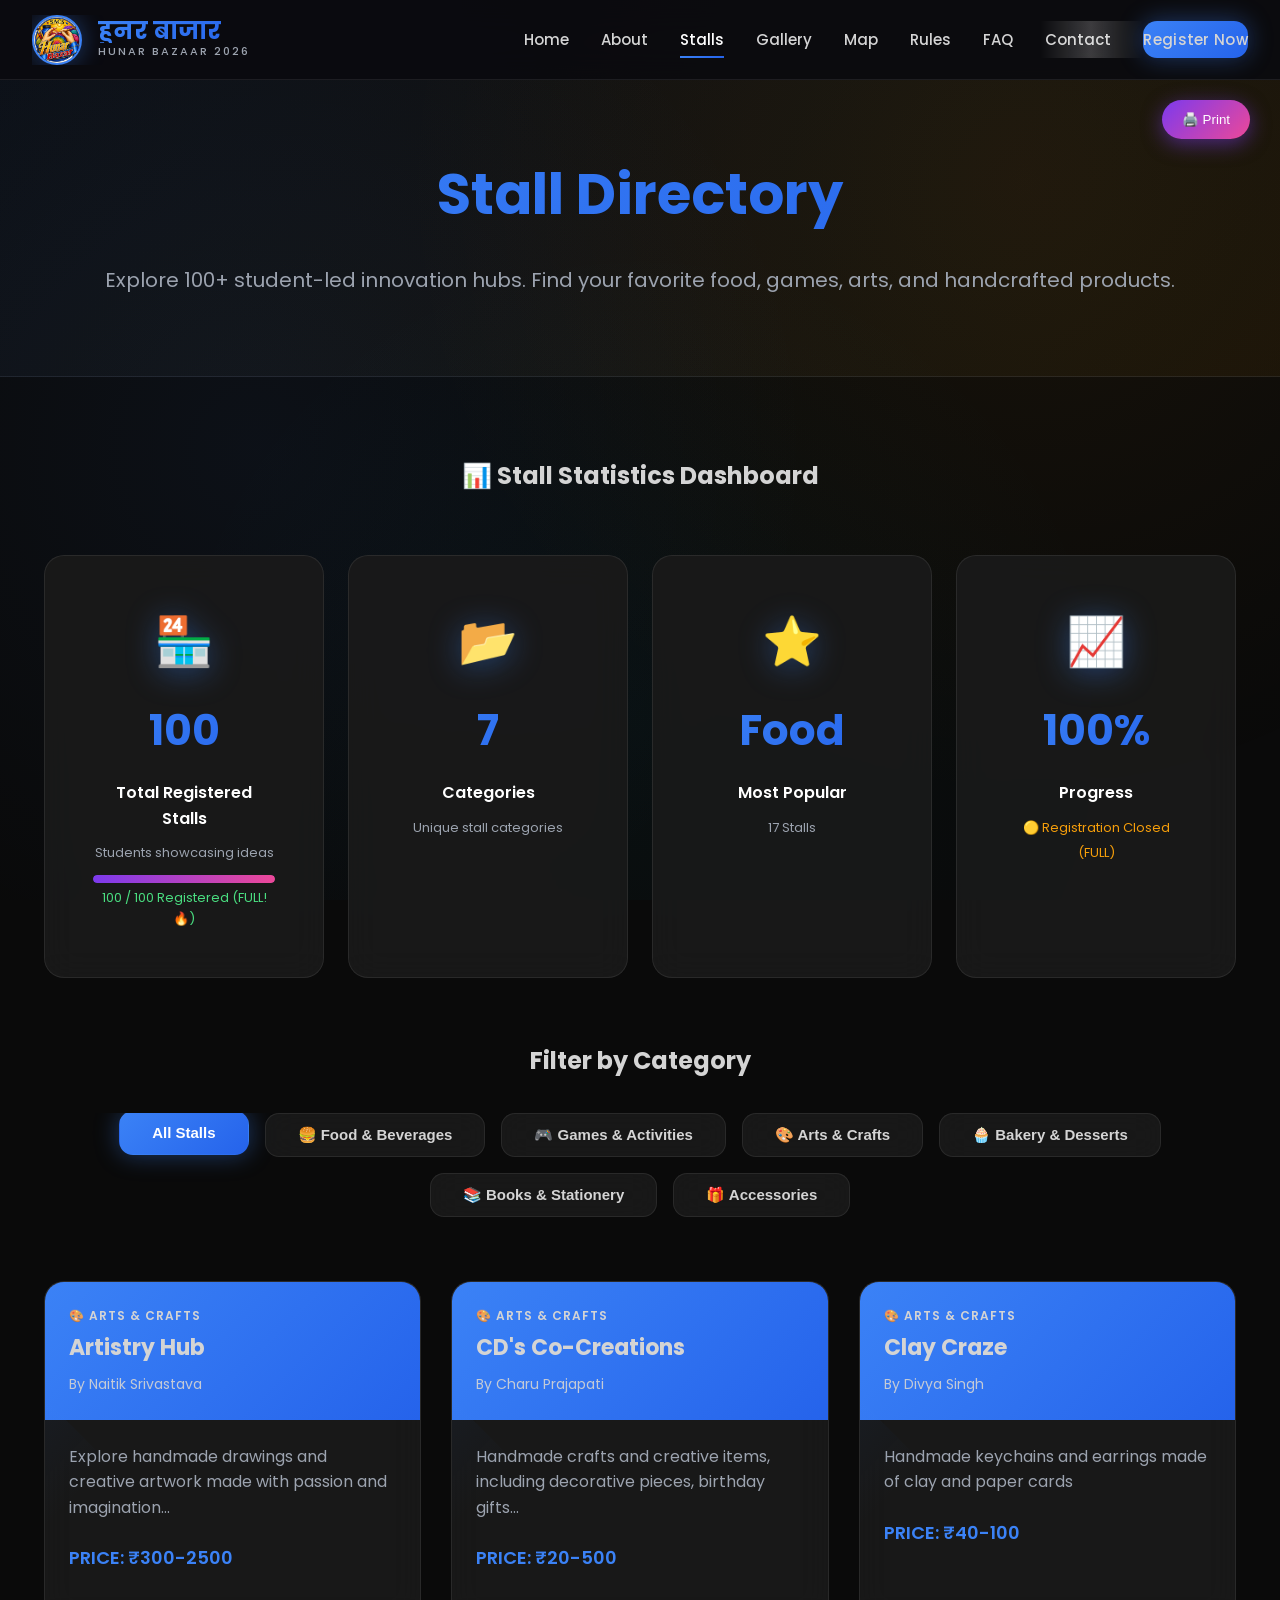
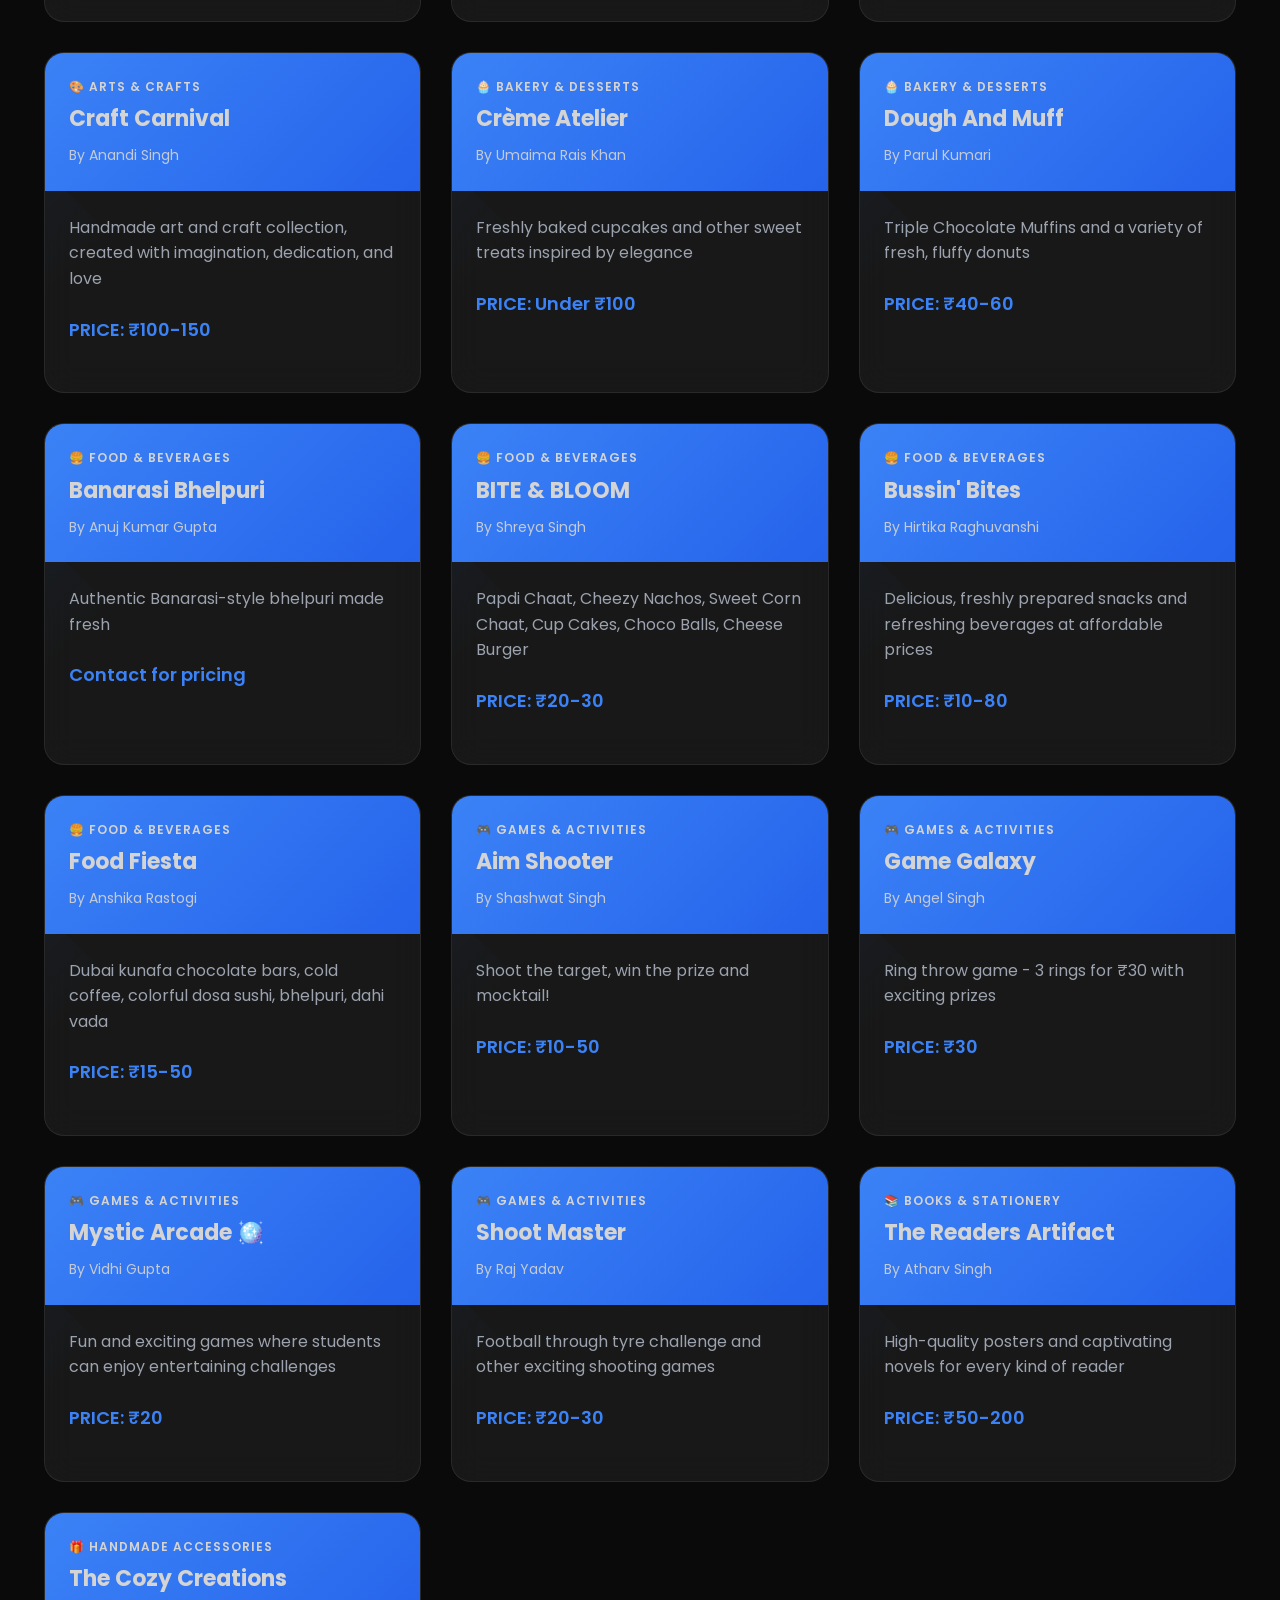
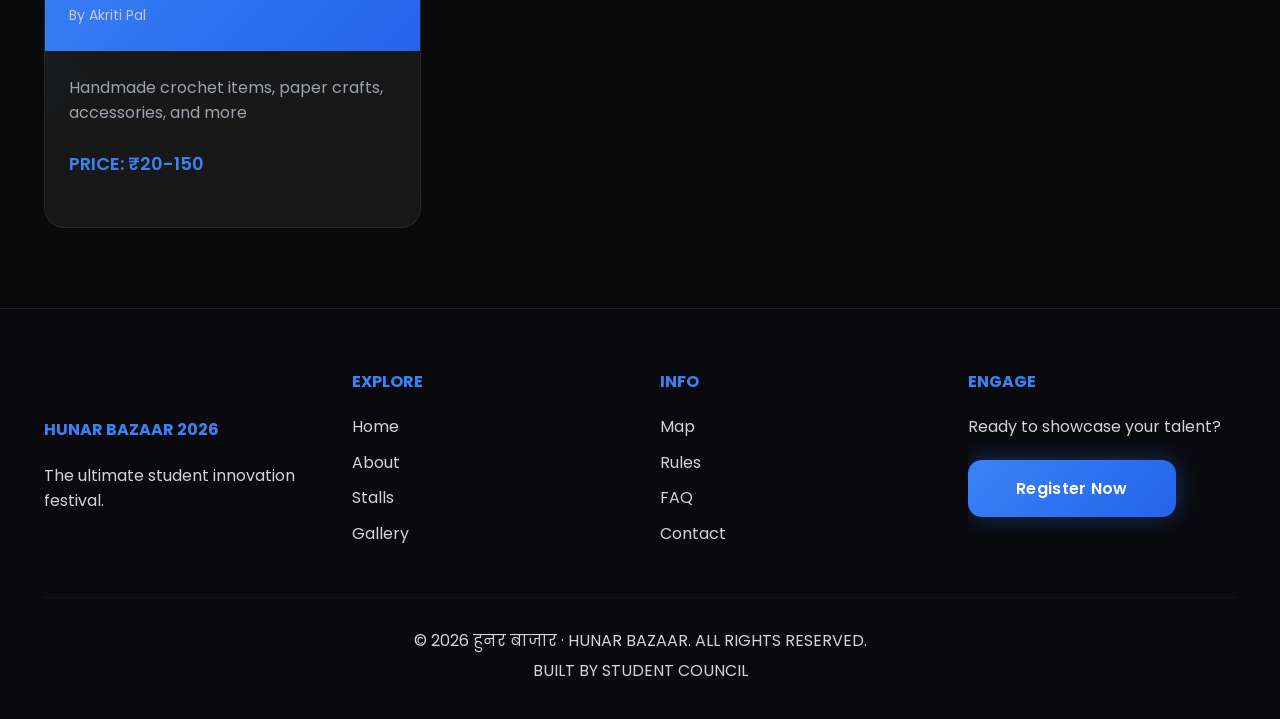
<file: stalls.html>
<!DOCTYPE html>
<html lang="en">
<head>
    <meta charset="UTF-8">
    <meta name="viewport" content="width=device-width, initial-scale=1.0">
    <title>Stalls | Hunar Bazaar 2026</title>
    <link rel="stylesheet" href="style.css">
    <link rel="stylesheet" href="pages.css">
    <link href="https://fonts.googleapis.com/css2?family=Poppins:wght@300;400;600;700;900&display=swap" rel="stylesheet">
</head>
<body>
    <!-- Navigation -->
    <nav class="navbar">
        <div class="nav-container">
            <div class="logo">
                <img src="logo.png" alt="School Logo" class="school-logo">
                <div class="logo-text">
                    <h1>हुनर बाजार</h1>
                    <span>HUNAR BAZAAR 2026</span>
                </div>
            </div>
            <button class="mobile-menu-toggle" id="mobileMenuBtn">☰</button>
            <ul class="nav-menu" id="navMenu">
                <li><a href="index.html">Home</a></li>
                <li><a href="about.html">About</a></li>
                <li><a href="stalls.html" class="active">Stalls</a></li>
                <li><a href="gallery.html">Gallery</a></li>
                <li><a href="map.html">Map</a></li>
                <li><a href="rules.html">Rules</a></li>
                <li><a href="faq.html">FAQ</a></li>
                <li><a href="contact.html">Contact</a></li>
                <li><a href="register.html" class="btn-register">Register Now</a></li>
            </ul>
        </div>
    </nav>

    <!-- Page Header -->
    <section class="page-header">
        <div class="container">
            <h1>Stall Directory</h1>
            <p>Explore 100+ student-led innovation hubs. Find your favorite food, games, arts, and handcrafted products.</p>
        </div>
    </section>

    <!-- Stats Dashboard -->
    <section class="stalls-section" style="padding: 80px 20px;">
        <div class="container">
            <div class="stalls-header">
                <h2>📊 Stall Statistics Dashboard</h2>
            </div>

            <div class="stats-dashboard">
                <div class="dashboard-card">
                    <div>🏪</div>
                    <h3>100</h3>
                    <p>Total Registered Stalls</p>
                    <small>Students showcasing ideas</small>
                    <div class="progress-bar" style="margin-top: 10px;">
                        <div class="progress-fill" style="width: 100%; background: linear-gradient(90deg, #7c3aed, #ec4899); height: 8px; border-radius: 10px;"></div>
                    </div>
                    <small style="display: block; margin-top: 5px; color: #4ade80;">100 / 100 Registered (FULL! 🔥)</small>
                </div>
                <div class="dashboard-card">
                    <div>📂</div>
                    <h3>7</h3>
                    <p>Categories</p>
                    <small>Unique stall categories</small>
                </div>
                <div class="dashboard-card">
                    <div>⭐</div>
                    <h3>Food</h3>
                    <p>Most Popular</p>
                    <small>17 Stalls</small>
                </div>
                <div class="dashboard-card">
                    <div>📈</div>
                    <h3>100%</h3>
                    <p>Progress</p>
                    <small style="color: #f59e0b;">🟡 Registration Closed (FULL)</small>
                </div>
            </div>

            <!-- Filter Section -->
            <div class="filter-section">
                <h2>Filter by Category</h2>
                <div class="filter-buttons">
                    <button class="filter-btn active" data-filter="all">All Stalls</button>
                    <button class="filter-btn" data-filter="food">🍔 Food & Beverages</button>
                    <button class="filter-btn" data-filter="games">🎮 Games & Activities</button>
                    <button class="filter-btn" data-filter="arts">🎨 Arts & Crafts</button>
                    <button class="filter-btn" data-filter="bakery">🧁 Bakery & Desserts</button>
                    <button class="filter-btn" data-filter="books">📚 Books & Stationery</button>
                    <button class="filter-btn" data-filter="accessories">🎁 Accessories</button>
                </div>
            </div>

            <!-- Stalls Grid -->
            <div class="stalls-grid">
                <!-- Arts & Crafts -->
                <div class="stall-card" data-category="arts">
                    <div class="stall-header">
                        <div class="stall-category">🎨 ARTS & CRAFTS</div>
                        <h3 class="stall-name">Artistry Hub</h3>
                        <p class="stall-owner">By Naitik Srivastava</p>
                    </div>
                    <div class="stall-body">
                        <p class="stall-description">Explore handmade drawings and creative artwork made with passion and imagination...</p>
                        <div class="stall-price">PRICE: ₹300-2500</div>
                    </div>
                </div>

                <div class="stall-card" data-category="arts">
                    <div class="stall-header">
                        <div class="stall-category">🎨 ARTS & CRAFTS</div>
                        <h3 class="stall-name">CD's Co-Creations</h3>
                        <p class="stall-owner">By Charu Prajapati</p>
                    </div>
                    <div class="stall-body">
                        <p class="stall-description">Handmade crafts and creative items, including decorative pieces, birthday gifts...</p>
                        <div class="stall-price">PRICE: ₹20-500</div>
                    </div>
                </div>

                <div class="stall-card" data-category="arts">
                    <div class="stall-header">
                        <div class="stall-category">🎨 ARTS & CRAFTS</div>
                        <h3 class="stall-name">Clay Craze</h3>
                        <p class="stall-owner">By Divya Singh</p>
                    </div>
                    <div class="stall-body">
                        <p class="stall-description">Handmade keychains and earrings made of clay and paper cards</p>
                        <div class="stall-price">PRICE: ₹40-100</div>
                    </div>
                </div>

                <div class="stall-card" data-category="arts">
                    <div class="stall-header">
                        <div class="stall-category">🎨 ARTS & CRAFTS</div>
                        <h3 class="stall-name">Craft Carnival</h3>
                        <p class="stall-owner">By Anandi Singh</p>
                    </div>
                    <div class="stall-body">
                        <p class="stall-description">Handmade art and craft collection, created with imagination, dedication, and love</p>
                        <div class="stall-price">PRICE: ₹100-150</div>
                    </div>
                </div>

                <!-- Bakery -->
                <div class="stall-card" data-category="bakery">
                    <div class="stall-header">
                        <div class="stall-category">🧁 BAKERY & DESSERTS</div>
                        <h3 class="stall-name">Crème Atelier</h3>
                        <p class="stall-owner">By Umaima Rais Khan</p>
                    </div>
                    <div class="stall-body">
                        <p class="stall-description">Freshly baked cupcakes and other sweet treats inspired by elegance</p>
                        <div class="stall-price">PRICE: Under ₹100</div>
                    </div>
                </div>

                <div class="stall-card" data-category="bakery">
                    <div class="stall-header">
                        <div class="stall-category">🧁 BAKERY & DESSERTS</div>
                        <h3 class="stall-name">Dough And Muff</h3>
                        <p class="stall-owner">By Parul Kumari</p>
                    </div>
                    <div class="stall-body">
                        <p class="stall-description">Triple Chocolate Muffins and a variety of fresh, fluffy donuts</p>
                        <div class="stall-price">PRICE: ₹40-60</div>
                    </div>
                </div>

                <!-- Food & Beverages -->
                <div class="stall-card" data-category="food">
                    <div class="stall-header">
                        <div class="stall-category">🍔 FOOD & BEVERAGES</div>
                        <h3 class="stall-name">Banarasi Bhelpuri</h3>
                        <p class="stall-owner">By Anuj Kumar Gupta</p>
                    </div>
                    <div class="stall-body">
                        <p class="stall-description">Authentic Banarasi-style bhelpuri made fresh</p>
                        <div class="stall-price">Contact for pricing</div>
                    </div>
                </div>

                <div class="stall-card" data-category="food">
                    <div class="stall-header">
                        <div class="stall-category">🍔 FOOD & BEVERAGES</div>
                        <h3 class="stall-name">BITE & BLOOM</h3>
                        <p class="stall-owner">By Shreya Singh</p>
                    </div>
                    <div class="stall-body">
                        <p class="stall-description">Papdi Chaat, Cheezy Nachos, Sweet Corn Chaat, Cup Cakes, Choco Balls, Cheese Burger</p>
                        <div class="stall-price">PRICE: ₹20-30</div>
                    </div>
                </div>

                <div class="stall-card" data-category="food">
                    <div class="stall-header">
                        <div class="stall-category">🍔 FOOD & BEVERAGES</div>
                        <h3 class="stall-name">Bussin' Bites</h3>
                        <p class="stall-owner">By Hirtika Raghuvanshi</p>
                    </div>
                    <div class="stall-body">
                        <p class="stall-description">Delicious, freshly prepared snacks and refreshing beverages at affordable prices</p>
                        <div class="stall-price">PRICE: ₹10-80</div>
                    </div>
                </div>

                <div class="stall-card" data-category="food">
                    <div class="stall-header">
                        <div class="stall-category">🍔 FOOD & BEVERAGES</div>
                        <h3 class="stall-name">Food Fiesta</h3>
                        <p class="stall-owner">By Anshika Rastogi</p>
                    </div>
                    <div class="stall-body">
                        <p class="stall-description">Dubai kunafa chocolate bars, cold coffee, colorful dosa sushi, bhelpuri, dahi vada</p>
                        <div class="stall-price">PRICE: ₹15-50</div>
                    </div>
                </div>

                <!-- Games & Activities -->
                <div class="stall-card" data-category="games">
                    <div class="stall-header">
                        <div class="stall-category">🎮 GAMES & ACTIVITIES</div>
                        <h3 class="stall-name">Aim Shooter</h3>
                        <p class="stall-owner">By Shashwat Singh</p>
                    </div>
                    <div class="stall-body">
                        <p class="stall-description">Shoot the target, win the prize and mocktail!</p>
                        <div class="stall-price">PRICE: ₹10-50</div>
                    </div>
                </div>

                <div class="stall-card" data-category="games">
                    <div class="stall-header">
                        <div class="stall-category">🎮 GAMES & ACTIVITIES</div>
                        <h3 class="stall-name">Game Galaxy</h3>
                        <p class="stall-owner">By Angel Singh</p>
                    </div>
                    <div class="stall-body">
                        <p class="stall-description">Ring throw game - 3 rings for ₹30 with exciting prizes</p>
                        <div class="stall-price">PRICE: ₹30</div>
                    </div>
                </div>

                <div class="stall-card" data-category="games">
                    <div class="stall-header">
                        <div class="stall-category">🎮 GAMES & ACTIVITIES</div>
                        <h3 class="stall-name">Mystic Arcade 🪩</h3>
                        <p class="stall-owner">By Vidhi Gupta</p>
                    </div>
                    <div class="stall-body">
                        <p class="stall-description">Fun and exciting games where students can enjoy entertaining challenges</p>
                        <div class="stall-price">PRICE: ₹20</div>
                    </div>
                </div>

                <div class="stall-card" data-category="games">
                    <div class="stall-header">
                        <div class="stall-category">🎮 GAMES & ACTIVITIES</div>
                        <h3 class="stall-name">Shoot Master</h3>
                        <p class="stall-owner">By Raj Yadav</p>
                    </div>
                    <div class="stall-body">
                        <p class="stall-description">Football through tyre challenge and other exciting shooting games</p>
                        <div class="stall-price">PRICE: ₹20-30</div>
                    </div>
                </div>

                <!-- Books & Stationery -->
                <div class="stall-card" data-category="books">
                    <div class="stall-header">
                        <div class="stall-category">📚 BOOKS & STATIONERY</div>
                        <h3 class="stall-name">The Readers Artifact</h3>
                        <p class="stall-owner">By Atharv Singh</p>
                    </div>
                    <div class="stall-body">
                        <p class="stall-description">High-quality posters and captivating novels for every kind of reader</p>
                        <div class="stall-price">PRICE: ₹50-200</div>
                    </div>
                </div>

                <!-- Accessories -->
                <div class="stall-card" data-category="accessories">
                    <div class="stall-header">
                        <div class="stall-category">🎁 HANDMADE ACCESSORIES</div>
                        <h3 class="stall-name">The Cozy Creations</h3>
                        <p class="stall-owner">By Akriti Pal</p>
                    </div>
                    <div class="stall-body">
                        <p class="stall-description">Handmade crochet items, paper crafts, accessories, and more</p>
                        <div class="stall-price">PRICE: ₹20-150</div>
                    </div>
                </div>
            </div>
        </div>
    </section>

    <!-- Footer -->
    <footer class="footer">
        <div class="container">
            <div class="footer-grid">
                <div class="footer-col">
                    <h3>हुनर बाजार</h3>
                    <h4>HUNAR BAZAAR 2026</h4>
                    <p>The ultimate student innovation festival.</p>
                </div>
                <div class="footer-col">
                    <h4>EXPLORE</h4>
                    <ul>
                        <li><a href="index.html">Home</a></li>
                        <li><a href="about.html">About</a></li>
                        <li><a href="stalls.html">Stalls</a></li>
                        <li><a href="gallery.html">Gallery</a></li>
                    </ul>
                </div>
                <div class="footer-col">
                    <h4>INFO</h4>
                    <ul>
                        <li><a href="map.html">Map</a></li>
                        <li><a href="rules.html">Rules</a></li>
                        <li><a href="faq.html">FAQ</a></li>
                        <li><a href="contact.html">Contact</a></li>
                    </ul>
                </div>
                <div class="footer-col">
                    <h4>ENGAGE</h4>
                    <p>Ready to showcase your talent?</p>
                    <a href="register.html" class="btn btn-primary">Register Now</a>
                </div>
            </div>
            <div class="footer-bottom">
                <p>© 2026 हुनर बाजार · HUNAR BAZAAR. ALL RIGHTS RESERVED.</p>
                <p>BUILT BY STUDENT COUNCIL</p>
            </div>
        </div>
    </footer>

    <script src="script.js"></script>
</body>
</html>
</file>
<file: style.css>
* {
    margin: 0;
    padding: 0;
    box-sizing: border-box;
}

/* Prevent horizontal overflow globally */
*,
*::before,
*::after {
    box-sizing: border-box;
}

html {
    overflow-x: hidden !important;
    scroll-behavior: smooth;
    width: 100%;
}

body {
    overflow-x: hidden !important;
    width: 100%;
    position: relative;
}

:root {
    /* TOP-LEVEL EVENT WEBSITE COLOR PALETTE */
    
    /* Background (60% - Dark Foundation) */
    --primary-bg: #0A0A0A;
    --secondary-bg: #121212;
    --card-bg: rgba(26, 26, 26, 0.9);
    --card-hover-bg: rgba(30, 30, 30, 0.95);
    
    /* Primary Accent - Royal Blue (CTA & Important) */
    --primary-color: #3B82F6;
    --primary-hover: #2563EB;
    --primary-glow: 0 0 24px rgba(59, 130, 246, 0.4);
    
    /* Secondary Accent - Amber Gold (Awards, Premium) */
    --accent-gold: #F59E0B;
    --accent-gold-hover: #D97706;
    --accent-gold-glow: 0 0 24px rgba(245, 158, 11, 0.4);
    
    /* Tech/AI Accent - Electric Cyan */
    --accent-cyan: #06B6D4;
    --accent-cyan-glow: 0 0 24px rgba(6, 182, 212, 0.4);
    
    /* Food Accent - Warm Orange */
    --accent-orange: #F97316;
    --accent-orange-glow: 0 0 24px rgba(249, 115, 22, 0.4);
    
    /* Status Colors */
    --success: #22C55E;
    --error: #EF4444;
    
    /* Text Colors (30% - Neutral) */
    --text-heading: #FFFFFF;
    --text-paragraph: #D4D4D4;
    --text-muted: #9CA3AF;
    
    /* Glass Effect */
    --glass-blur: blur(16px);
    --glass-opacity: 0.1;
    
    /* Professional Shadows */
    --shadow-sm: 0 4px 16px rgba(0, 0, 0, 0.25);
    --shadow-md: 0 8px 32px rgba(0, 0, 0, 0.30);
    --shadow-lg: 0 10px 40px rgba(0, 0, 0, 0.35);
    --shadow-xl: 0 20px 60px rgba(0, 0, 0, 0.40);
    
    /* Border Radius Standards */
    --radius-card: 20px;
    --radius-button: 14px;
    --radius-input: 12px;
    
    /* Spacing System (8px base) */
    --space-xs: 8px;
    --space-sm: 16px;
    --space-md: 24px;
    --space-lg: 32px;
    --space-xl: 48px;
    --space-2xl: 64px;
    --space-3xl: 96px;
    
    /* Gradients (10% - Accent) */
    --gradient-primary: linear-gradient(135deg, #3B82F6 0%, #2563EB 100%);
    --gradient-gold: linear-gradient(135deg, #F59E0B 0%, #D97706 100%);
    --gradient-cyan: linear-gradient(135deg, #06B6D4 0%, #0891B2 100%);
    --gradient-orange: linear-gradient(135deg, #F97316 0%, #EA580C 100%);
}

body {
    font-family: 'Poppins', sans-serif;
    background-color: var(--primary-bg);
    color: var(--text-paragraph);
    overflow-x: hidden;
    line-height: 1.6;
    margin: 0;
    padding: 0;
}

/* Prevent horizontal scroll globally */
html {
    overflow-x: hidden;
    scroll-behavior: smooth;
}

/* Professional Background Effect */
body::before {
    content: '';
    position: fixed;
    top: 0;
    left: 0;
    width: 100%;
    height: 100%;
    background: 
        radial-gradient(circle at 20% 50%, rgba(59, 130, 246, 0.06) 0%, transparent 50%),
        radial-gradient(circle at 80% 20%, rgba(245, 158, 11, 0.06) 0%, transparent 50%),
        radial-gradient(circle at 50% 80%, rgba(6, 182, 212, 0.04) 0%, transparent 50%);
    z-index: -1;
}

.container {
    max-width: 1400px;
    margin: 0 auto;
    padding: 0 var(--space-md);
    width: 100%;
    box-sizing: border-box;
}

/* Top-Level Navbar - Professional */
.navbar {
    position: fixed;
    top: 0;
    width: 100%;
    height: 80px;
    background: var(--card-bg);
    backdrop-filter: var(--glass-blur);
    -webkit-backdrop-filter: var(--glass-blur);
    z-index: 1000;
    padding: 0;
    border-bottom: 1px solid rgba(255, 255, 255, 0.08);
    transition: all 0.3s ease;
    box-shadow: var(--shadow-sm);
}

.nav-container {
    max-width: 1400px;
    margin: 0 auto;
    padding: 0 var(--space-lg);
    display: flex;
    justify-content: space-between;
    align-items: center;
    height: 80px;
}

.logo {
    display: flex;
    align-items: center;
    gap: var(--space-sm);
}

.school-logo {
    height: 50px;
    width: 50px;
    border-radius: 50%;
    object-fit: cover;
    border: 2px solid var(--primary-color);
    box-shadow: var(--primary-glow);
}

.logo-text h1 {
    font-size: 24px;
    background: var(--gradient-primary);
    -webkit-background-clip: text;
    -webkit-text-fill-color: transparent;
    background-clip: text;
    margin-bottom: 0;
    line-height: 1;
    font-weight: 700;
}

.logo-text span {
    font-size: 11px;
    color: var(--text-muted);
    letter-spacing: 2px;
    text-transform: uppercase;
    display: block;
    font-weight: 500;
}

.nav-menu {
    display: flex;
    list-style: none;
    gap: var(--space-lg);
    align-items: center;
}

.nav-menu a {
    color: var(--text-paragraph);
    text-decoration: none;
    font-weight: 500;
    font-size: 15px;
    transition: all 0.3s ease;
    position: relative;
    padding: var(--space-xs) 0;
}

.nav-menu a::after {
    content: '';
    position: absolute;
    bottom: 0;
    left: 0;
    width: 0;
    height: 2px;
    background: var(--gradient-primary);
    transition: width 0.3s ease;
}

.nav-menu a:hover::after,
.nav-menu a.active::after {
    width: 100%;
}

.nav-menu a:hover,
.nav-menu a.active {
    color: var(--text-heading);
}

/* Professional Register Button - TOP LEVEL */
.btn-register {
    background: var(--gradient-primary) !important;
    padding: 12px 32px;
    border-radius: var(--radius-button);
    font-weight: 600;
    font-size: 15px;
    letter-spacing: 0.3px;
    transition: all 0.3s cubic-bezier(0.4, 0, 0.2, 1);
    box-shadow: var(--primary-glow), var(--shadow-sm);
    border: none;
    position: relative;
    overflow: hidden;
}

.btn-register::before {
    content: '';
    position: absolute;
    top: 0;
    left: -100%;
    width: 100%;
    height: 100%;
    background: linear-gradient(90deg, transparent, rgba(255, 255, 255, 0.2), transparent);
    transition: left 0.6s ease;
}

.btn-register:hover::before {
    left: 100%;
}

.btn-register:hover {
    transform: translateY(-2px) scale(1.02);
    box-shadow: var(--primary-glow), var(--shadow-md);
    background: linear-gradient(135deg, #2563EB 0%, #1D4ED8 100%) !important;
}

.btn-register::after {
    display: none;
}

.mobile-menu-toggle {
    display: none;
    background: none;
    border: none;
    color: var(--text-light);
    font-size: 28px;
    cursor: pointer;
}

/* Hero Section - Professional */
.hero {
    position: relative;
    min-height: 100vh;
    display: flex;
    align-items: center;
    justify-content: center;
    text-align: center;
    padding: 100px var(--space-md) var(--space-xl);
    overflow: hidden;
    background: var(--primary-bg);
}

/* Hero Video Background */
.hero-video-container {
    position: absolute;
    top: 0;
    left: 0;
    width: 100%;
    height: 100%;
    overflow: hidden;
    z-index: 0;
}

#ytplayer {
    position: absolute;
    top: 50%;
    left: 50%;
    width: 100vw;
    height: 56.25vw;
    min-height: 100vh;
    min-width: 177.77vh;
    transform: translate(-50%, -50%);
    pointer-events: none;
}

.hero-video-overlay {
    position: absolute;
    top: 0;
    left: 0;
    width: 100%;
    height: 100%;
    background: 
        linear-gradient(135deg, rgba(10, 10, 21, 0.75) 0%, rgba(15, 15, 35, 0.8) 100%),
        radial-gradient(circle at 30% 40%, rgba(124, 58, 237, 0.2) 0%, transparent 60%),
        radial-gradient(circle at 70% 60%, rgba(236, 72, 153, 0.2) 0%, transparent 60%);
    z-index: 1;
}

/* Fallback animated background if video doesn't load */
.hero::after {
    content: '';
    position: absolute;
    top: 0;
    left: 0;
    width: 100%;
    height: 100%;
    background: 
        radial-gradient(circle at 20% 50%, rgba(124, 58, 237, 0.1) 0%, transparent 50%),
        radial-gradient(circle at 80% 80%, rgba(236, 72, 153, 0.1) 0%, transparent 50%);
    z-index: 0;
    animation: bgPulse 10s ease-in-out infinite;
}

@keyframes bgPulse {
    0%, 100% { opacity: 0.5; }
    50% { opacity: 1; }
}

/* Countdown Timer - Fixed Colors */
.countdown-timer {
    margin: var(--space-md) auto var(--space-xl);
    max-width: 700px;
}

.countdown-timer h4 {
    font-size: 18px;
    color: var(--text-paragraph);
    margin-bottom: var(--space-md);
    text-transform: uppercase;
    letter-spacing: 2px;
    font-weight: 600;
}

.countdown-grid {
    display: flex;
    justify-content: center;
    align-items: center;
    gap: var(--space-sm);
    flex-wrap: wrap;
}

.countdown-item {
    background: var(--card-bg);
    backdrop-filter: var(--glass-blur);
    -webkit-backdrop-filter: var(--glass-blur);
    padding: var(--space-md) var(--space-md);
    border-radius: var(--radius-card);
    border: 1px solid rgba(59, 130, 246, 0.3);
    min-width: 100px;
    display: flex;
    flex-direction: column;
    align-items: center;
    transition: all 0.3s cubic-bezier(0.4, 0, 0.2, 1);
}

.countdown-item:hover {
    border-color: var(--primary-color);
    transform: translateY(-4px);
    box-shadow: var(--primary-glow), var(--shadow-md);
}

.countdown-value {
    font-size: 42px;
    font-weight: 700;
    background: var(--gradient-primary);
    -webkit-background-clip: text;
    -webkit-text-fill-color: transparent;
    background-clip: text;
    line-height: 1;
    margin-bottom: var(--space-xs);
}

.countdown-label {
    font-size: 14px;
    color: var(--text-muted);
    text-transform: uppercase;
    letter-spacing: 1px;
    font-weight: 500;
}

.countdown-separator {
    font-size: 36px;
    color: var(--primary-color);
    font-weight: 700;
}

@media (max-width: 768px) {
    .countdown-separator {
        display: none;
    }
    
    .countdown-item {
        min-width: 80px;
        padding: var(--space-sm) var(--space-md);
    }
    
    .countdown-value {
        font-size: 32px;
    }
}

.hero-content {
    position: relative;
    z-index: 2;
    animation: fadeInUp 1s ease-out;
}

@keyframes fadeInUp {
    from {
        opacity: 0;
        transform: translateY(40px);
    }
    to {
        opacity: 1;
        transform: translateY(0);
    }
}

.hero-badge {
    display: inline-block;
    padding: 10px 25px;
    background: rgba(139, 92, 246, 0.2);
    border: 2px solid var(--primary-color);
    border-radius: 30px;
    font-size: 14px;
    font-weight: 600;
    letter-spacing: 1px;
    margin-bottom: 30px;
    animation: pulse 2s ease-in-out infinite;
}

@keyframes pulse {
    0%, 100% { transform: scale(1); }
    50% { transform: scale(1.05); }
}

.hero-title {
    font-size: 80px;
    font-weight: 900;
    background: var(--gradient-1);
    -webkit-background-clip: text;
    -webkit-text-fill-color: transparent;
    background-clip: text;
    margin-bottom: 10px;
    text-shadow: 0 0 30px rgba(139, 92, 246, 0.5);
}

.hero-subtitle {
    font-size: 48px;
    font-weight: 700;
    margin-bottom: 20px;
    letter-spacing: 3px;
}

.hero-tagline {
    font-size: 20px;
    color: var(--text-gray);
    margin-bottom: 40px;
    letter-spacing: 2px;
}

.hero-description h3 {
    font-size: 32px;
    margin-bottom: 15px;
}

.hero-description p {
    font-size: 18px;
    color: var(--text-gray);
    max-width: 800px;
    margin: 0 auto 40px;
}

.hero-buttons {
    display: flex;
    gap: 20px;
    justify-content: center;
    flex-wrap: wrap;
}

/* Professional Buttons - Top Level Standards */
.btn {
    padding: 16px 48px;
    border-radius: var(--radius-button);
    text-decoration: none;
    font-weight: 600;
    font-size: 16px;
    letter-spacing: 0.3px;
    transition: all 0.3s cubic-bezier(0.4, 0, 0.2, 1);
    display: inline-flex;
    align-items: center;
    gap: var(--space-xs);
    position: relative;
    overflow: hidden;
    border: none;
    cursor: pointer;
}

.btn::before {
    content: '';
    position: absolute;
    top: 0;
    left: -100%;
    width: 100%;
    height: 100%;
    background: linear-gradient(90deg, transparent, rgba(255, 255, 255, 0.15), transparent);
    transition: left 0.6s ease;
}

.btn:hover::before {
    left: 100%;
}

.btn span {
    position: relative;
    z-index: 1;
}

.btn i {
    position: relative;
    z-index: 1;
    font-style: normal;
    transition: transform 0.3s ease;
}

.btn:hover i {
    transform: translateX(4px);
}

/* Primary Button - Royal Blue */
.btn-primary {
    background: var(--gradient-primary);
    color: var(--text-heading);
    box-shadow: var(--primary-glow), var(--shadow-sm);
}

.btn-primary:hover {
    transform: translateY(-2px) scale(1.02);
    box-shadow: var(--primary-glow), var(--shadow-md);
}

/* Secondary Button - Transparent with Border */
.btn-secondary {
    background: transparent;
    color: var(--text-heading);
    border: 2px solid rgba(255, 255, 255, 0.2);
}

.btn-secondary:hover {
    background: rgba(255, 255, 255, 0.05);
    border-color: var(--primary-color);
    transform: translateY(-2px);
}

.scroll-indicator {
    margin-top: 60px;
    animation: bounce 2s ease-in-out infinite;
}

@keyframes bounce {
    0%, 100% { transform: translateY(0); }
    50% { transform: translateY(-10px); }
}

.scroll-arrow {
    font-size: 24px;
    color: var(--primary-color);
}

/* Stats Section */
.stats-section {
    padding: 100px 20px;
}

.section-header {
    text-align: center;
    margin-bottom: 60px;
}

.section-label {
    display: inline-block;
    padding: 8px 20px;
    background: rgba(139, 92, 246, 0.1);
    border: 1px solid var(--primary-color);
    border-radius: 20px;
    font-size: 12px;
    font-weight: 600;
    letter-spacing: 2px;
    margin-bottom: 20px;
}

.section-header h2 {
    font-size: 48px;
    margin-bottom: 15px;
}

.section-header p {
    color: var(--text-gray);
    font-size: 18px;
}

.stats-grid {
    display: grid;
    grid-template-columns: repeat(auto-fit, minmax(250px, 1fr));
    gap: 30px;
}

/* Professional Stat Cards - Top Level */
.stat-card {
    background: var(--card-bg);
    backdrop-filter: var(--glass-blur);
    -webkit-backdrop-filter: var(--glass-blur);
    padding: var(--space-xl) var(--space-lg);
    border-radius: var(--radius-card);
    border: 1px solid rgba(255, 255, 255, 0.08);
    text-align: center;
    transition: all 0.4s cubic-bezier(0.4, 0, 0.2, 1);
    position: relative;
    overflow: hidden;
}

.stat-card::before {
    content: '';
    position: absolute;
    top: 0;
    left: -100%;
    width: 100%;
    height: 100%;
    background: linear-gradient(90deg, transparent, rgba(59, 130, 246, 0.1), transparent);
    transition: left 0.6s ease;
}

.stat-card:hover::before {
    left: 100%;
}

.stat-card:hover {
    transform: translateY(-8px) scale(1.02);
    border-color: rgba(59, 130, 246, 0.3);
    box-shadow: var(--shadow-lg);
    background: var(--card-hover-bg);
}

.stat-icon {
    font-size: 48px;
    margin-bottom: var(--space-md);
}

.stat-card h3 {
    font-size: 48px;
    background: var(--gradient-primary);
    -webkit-background-clip: text;
    -webkit-text-fill-color: transparent;
    background-clip: text;
    margin-bottom: var(--space-xs);
    display: inline-block;
}

.stat-number {
    font-size: 48px;
    background: var(--gradient-primary);
    -webkit-background-clip: text;
    -webkit-text-fill-color: transparent;
    background-clip: text;
    font-weight: 700;
    display: inline-block;
    min-width: 80px;
}

.stat-plus {
    font-size: 36px;
    background: var(--gradient-primary);
    -webkit-background-clip: text;
    -webkit-text-fill-color: transparent;
    background-clip: text;
    font-weight: 700;
    margin-left: 5px;
}

.stat-card h4 {
    font-size: 20px;
    margin-bottom: var(--space-xs);
    color: var(--text-heading);
    font-weight: 600;
}

.stat-card p {
    color: var(--text-muted);
    font-size: 14px;
}

/* Categories Section */
.categories-section {
    padding: 100px 20px;
    background: rgba(139, 92, 246, 0.03);
}

.categories-grid {
    display: grid;
    grid-template-columns: repeat(auto-fit, minmax(200px, 1fr));
    gap: 25px;
}

/* Professional Category Cards - Top Level */
.category-card {
    background: var(--card-bg);
    backdrop-filter: var(--glass-blur);
    -webkit-backdrop-filter: var(--glass-blur);
    padding: var(--space-xl) var(--space-md);
    border-radius: var(--radius-card);
    border: 1px solid rgba(255, 255, 255, 0.08);
    text-align: center;
    cursor: pointer;
    transition: all 0.4s cubic-bezier(0.4, 0, 0.2, 1);
    text-decoration: none;
    color: var(--text-heading);
    display: block;
    position: relative;
    overflow: hidden;
}

.category-card::before {
    content: '';
    position: absolute;
    top: 0;
    left: 0;
    width: 100%;
    height: 100%;
    background: var(--gradient-primary);
    opacity: 0;
    transition: opacity 0.4s ease;
    z-index: 0;
}

.category-card:hover::before {
    opacity: 0.1;
}

.category-card:hover {
    transform: translateY(-8px) scale(1.02);
    border-color: rgba(59, 130, 246, 0.3);
    box-shadow: var(--shadow-lg);
}

.category-icon {
    font-size: 64px;
    margin-bottom: var(--space-md);
    position: relative;
    z-index: 1;
    transition: all 0.4s ease;
    filter: drop-shadow(0 4px 16px rgba(59, 130, 246, 0.4));
}

.category-card:hover .category-icon {
    transform: scale(1.15) translateY(-4px);
    filter: drop-shadow(0 8px 24px rgba(59, 130, 246, 0.6));
}

.category-card h3 {
    font-size: 18px;
    font-weight: 600;
    position: relative;
    z-index: 1;
    color: var(--text-heading);
    margin-bottom: var(--space-xs);
}

.category-count {
    font-size: 14px;
    color: var(--text-muted);
    margin-top: var(--space-xs);
    position: relative;
    z-index: 1;
}

.category-card:hover .category-count {
    color: var(--text-paragraph);
}

/* CTA Section */
.cta-section {
    padding: 100px 20px;
    background: var(--gradient-1);
    text-align: center;
}

.cta-content h2 {
    font-size: 48px;
    margin-bottom: 20px;
}

.cta-content p {
    font-size: 18px;
    margin-bottom: 40px;
    max-width: 800px;
    margin-left: auto;
    margin-right: auto;
}

.cta-buttons {
    display: flex;
    gap: 20px;
    justify-content: center;
    flex-wrap: wrap;
}

.cta-section .btn-primary {
    background: white;
    color: var(--primary-color);
}

.cta-section .btn-secondary {
    border-color: white;
    color: white;
}

.cta-section .btn-secondary:hover {
    background: rgba(255, 255, 255, 0.1);
}

/* Footer */
.footer {
    background: rgba(10, 10, 15, 0.9);
    padding: 60px 20px 30px;
    border-top: 1px solid rgba(139, 92, 246, 0.2);
}

.footer-grid {
    display: grid;
    grid-template-columns: repeat(auto-fit, minmax(250px, 1fr));
    gap: 40px;
    margin-bottom: 40px;
}

.footer-col h3 {
    font-size: 24px;
    background: var(--gradient-1);
    -webkit-background-clip: text;
    -webkit-text-fill-color: transparent;
    background-clip: text;
    margin-bottom: 10px;
}

.footer-col h4 {
    font-size: 16px;
    margin-bottom: 20px;
    color: var(--primary-color);
}

.footer-col p {
    color: var(--text-gray);
    margin-bottom: 20px;
}

.footer-col ul {
    list-style: none;
}

.footer-col ul li {
    margin-bottom: 10px;
}

.footer-col ul li a {
    color: var(--text-gray);
    text-decoration: none;
    transition: all 0.3s ease;
}

.footer-col ul li a:hover {
    color: var(--primary-color);
    padding-left: 5px;
}

.footer-bottom {
    text-align: center;
    padding-top: 30px;
    border-top: 1px solid rgba(139, 92, 246, 0.1);
    color: var(--text-gray);
}

.footer-bottom p {
    margin-bottom: 5px;
}

/* Responsive Design */
@media (max-width: 768px) {
    .mobile-menu-toggle {
        display: block;
    }

    .nav-menu {
        position: fixed;
        top: 70px;
        left: -100%;
        flex-direction: column;
        background: rgba(10, 10, 15, 0.98);
        width: 100%;
        padding: 20px;
        transition: left 0.3s ease;
        align-items: flex-start;
    }

    .nav-menu.active {
        left: 0;
    }

    .hero-title {
        font-size: 48px;
    }

    .hero-subtitle {
        font-size: 28px;
    }

    .hero-tagline {
        font-size: 16px;
    }

    .hero-description h3 {
        font-size: 24px;
    }

    .hero-description p {
        font-size: 16px;
    }

    .section-header h2 {
        font-size: 32px;
    }

    .cta-content h2 {
        font-size: 32px;
    }

    .stats-grid,
    .categories-grid {
        grid-template-columns: 1fr;
    }
}

@media (max-width: 480px) {
    .hero-title {
        font-size: 36px;
    }

    .hero-subtitle {
        font-size: 20px;
    }

    .btn {
        padding: 12px 30px;
        font-size: 14px;
    }
}

/* Enhanced Gallery Hover Effect */
.gallery-item {
    overflow: hidden;
    position: relative;
}

.gallery-item::before {
    content: '';
    position: absolute;
    top: 0;
    left: 0;
    width: 100%;
    height: 100%;
    background: linear-gradient(135deg, rgba(124, 58, 237, 0.3) 0%, rgba(236, 72, 153, 0.3) 100%);
    opacity: 0;
    transition: opacity 0.3s ease;
    z-index: 1;
}

.gallery-item:hover::before {
    opacity: 1;
}

.gallery-item img {
    transition: transform 0.5s cubic-bezier(0.4, 0, 0.2, 1);
}

.gallery-item:hover img {
    transform: scale(1.1);
}

/* Stall Card Enhanced Animations */
.stall-card {
    position: relative;
    overflow: hidden;
}

.stall-card::before {
    content: '';
    position: absolute;
    top: -50%;
    left: -50%;
    width: 200%;
    height: 200%;
    background: linear-gradient(45deg, transparent, rgba(255, 255, 255, 0.1), transparent);
    transform: rotate(45deg);
    transition: all 0.5s ease;
    z-index: 1;
}

.stall-card:hover::before {
    left: 100%;
}

/* Smooth Transitions */
* {
    -webkit-tap-highlight-color: transparent;
}

a, button {
    -webkit-touch-callout: none;
    user-select: none;
}

/* Loading State */
.loading {
    opacity: 0.5;
    pointer-events: none;
}

/* Success State */
.success {
    animation: successPulse 0.5s ease-out;
}

@keyframes successPulse {
    0%, 100% {
        transform: scale(1);
    }
    50% {
        transform: scale(1.05);
    }
}

/* Category Card Enhanced */
.category-card {
    transform-style: preserve-3d;
    perspective: 1000px;
}

.category-card:hover {
    animation: cardFloat 0.6s ease-in-out;
}

@keyframes cardFloat {
    0%, 100% {
        transform: translateY(0) scale(1.03);
    }
    50% {
        transform: translateY(-15px) scale(1.03);
    }
}

/* Scroll Indicator Enhanced */
.scroll-indicator {
    animation: bounce 2s ease-in-out infinite, fadeInOut 3s ease-in-out infinite;
}

@keyframes fadeInOut {
    0%, 100% {
        opacity: 0.5;
    }
    50% {
        opacity: 1;
    }
}

/* Hero Content Enhanced */
.hero-content {
    will-change: transform, opacity;
}

/* Countdown Enhanced */
.countdown-item {
    animation: countdownPulse 2s ease-in-out infinite;
}

.countdown-item:nth-child(1) { animation-delay: 0s; }
.countdown-item:nth-child(3) { animation-delay: 0.2s; }
.countdown-item:nth-child(5) { animation-delay: 0.4s; }
.countdown-item:nth-child(7) { animation-delay: 0.6s; }

@keyframes countdownPulse {
    0%, 100% {
        box-shadow: 0 0 0 rgba(124, 58, 237, 0);
    }
    50% {
        box-shadow: 0 0 20px rgba(124, 58, 237, 0.5);
    }
}

/* Print Styles */
@media print {
    .navbar,
    .footer,
    .scroll-to-top,
    .print-btn,
    .hero-video-container,
    .mobile-menu-toggle {
        display: none !important;
    }
    
    body {
        background: white;
        color: black;
    }
    
    .stall-card,
    .rule-card,
    .info-card {
        page-break-inside: avoid;
        border: 1px solid #ddd;
        margin-bottom: 20px;
    }
}

/* Accessibility Improvements */
:focus-visible {
    outline: 3px solid #7c3aed;
    outline-offset: 3px;
}

button:focus-visible,
a:focus-visible {
    outline: 3px solid #7c3aed;
    outline-offset: 3px;
}

/* High Contrast Mode Support */
@media (prefers-contrast: high) {
    .btn,
    .category-card,
    .stall-card {
        border: 2px solid currentColor;
    }
}

/* Reduced Motion Support */
@media (prefers-reduced-motion: reduce) {
    *,
    *::before,
    *::after {
        animation-duration: 0.01ms !important;
        animation-iteration-count: 1 !important;
        transition-duration: 0.01ms !important;
    }
}

/* FIX: Remove Horizontal Scrollbar */
/* Prevent any element from causing overflow */
section,
div,
nav,
header,
footer,
main,
article,
aside {
    max-width: 100%;
    overflow-x: hidden;
}

/* Ensure all rows and grids don't overflow */
.stats-grid,
.categories-grid,
.stalls-grid,
.gallery-grid,
.nav-menu,
.footer-grid,
.steps-grid,
.info-grid {
    max-width: 100%;
    box-sizing: border-box;
}

/* Fix for any iframe or video containers */
iframe,
video {
    max-width: 100%;
}

/* Ensure sections don't cause horizontal scroll */
.hero,
.stats-section,
.categories-section,
.cta-section,
.footer {
    width: 100%;
    overflow-x: hidden;
}


/* CUSTOM DARK SCROLLBAR - Remove White Scrollbar */
/* For Webkit browsers (Chrome, Edge, Safari) */
::-webkit-scrollbar {
    width: 12px;
    height: 12px;
}

::-webkit-scrollbar-track {
    background: var(--primary-bg);
    border-radius: 10px;
}

::-webkit-scrollbar-thumb {
    background: linear-gradient(180deg, var(--primary-color), rgba(59, 130, 246, 0.5));
    border-radius: 10px;
    border: 2px solid var(--primary-bg);
}

::-webkit-scrollbar-thumb:hover {
    background: linear-gradient(180deg, var(--primary-hover), var(--primary-color));
    box-shadow: 0 0 10px rgba(59, 130, 246, 0.5);
}

/* For Firefox */
* {
    scrollbar-width: thin;
    scrollbar-color: var(--primary-color) var(--primary-bg);
}

html {
    scrollbar-width: thin;
    scrollbar-color: #3B82F6 #0A0A0A;
}
</file>
<file: pages.css>
/* Pages Common Styles - TOP LEVEL PROFESSIONAL */

.page-header {
    padding: 150px var(--space-md) 80px;
    text-align: center;
    background: linear-gradient(135deg, rgba(59, 130, 246, 0.06) 0%, rgba(245, 158, 11, 0.06) 100%);
    border-bottom: 1px solid rgba(255, 255, 255, 0.08);
}

.page-header h1 {
    font-size: 56px;
    margin-bottom: var(--space-md);
    background: var(--gradient-primary);
    -webkit-background-clip: text;
    -webkit-text-fill-color: transparent;
    background-clip: text;
    font-weight: 700;
}

.page-header p {
    font-size: 20px;
    color: var(--text-muted);
}

/* About Page - Professional */
.about-content {
    padding: var(--space-3xl) var(--space-md);
}

.about-grid {
    display: grid;
    grid-template-columns: repeat(auto-fit, minmax(300px, 1fr));
    gap: var(--space-lg);
    margin-bottom: var(--space-3xl);
}

.about-card {
    background: var(--card-bg);
    backdrop-filter: var(--glass-blur);
    -webkit-backdrop-filter: var(--glass-blur);
    padding: var(--space-xl);
    border-radius: var(--radius-card);
    border: 1px solid rgba(255, 255, 255, 0.08);
    text-align: center;
    transition: all 0.3s cubic-bezier(0.4, 0, 0.2, 1);
}

.about-card:hover {
    transform: translateY(-8px);
    border-color: rgba(59, 130, 246, 0.3);
    box-shadow: var(--shadow-lg);
}

.about-icon {
    font-size: 60px;
    margin-bottom: var(--space-md);
}

.about-card h3 {
    font-size: 24px;
    margin-bottom: var(--space-sm);
    color: var(--primary-color);
    font-weight: 600;
}

.about-story {
    max-width: 900px;
    margin: 0 auto;
}

.about-story h2 {
    font-size: 40px;
    margin-bottom: 30px;
    text-align: center;
}

.about-story h3 {
    font-size: 28px;
    margin: 40px 0 20px;
    color: var(--primary-color);
}

.about-story p {
    font-size: 18px;
    line-height: 1.8;
    color: var(--text-gray);
    margin-bottom: 20px;
}

.feature-list {
    list-style: none;
    margin: 30px 0;
}

.feature-list li {
    font-size: 18px;
    padding: 15px 0;
    border-bottom: 1px solid rgba(139, 92, 246, 0.1);
    color: var(--text-gray);
}

.highlight-box {
    background: var(--gradient-1);
    padding: 40px;
    border-radius: 20px;
    margin: 40px 0;
    text-align: center;
}

.highlight-box h4 {
    font-size: 24px;
    margin-bottom: 15px;
}

.event-info {
    margin-top: 80px;
}

.event-info h2 {
    font-size: 40px;
    text-align: center;
    margin-bottom: 40px;
}

/* Professional Info Cards */
.info-grid {
    display: grid;
    grid-template-columns: repeat(auto-fit, minmax(250px, 1fr));
    gap: var(--space-lg);
}

.info-card {
    background: var(--card-bg);
    backdrop-filter: var(--glass-blur);
    -webkit-backdrop-filter: var(--glass-blur);
    padding: var(--space-lg);
    border-radius: var(--radius-card);
    border: 1px solid rgba(255, 255, 255, 0.08);
    text-align: center;
    transition: all 0.3s cubic-bezier(0.4, 0, 0.2, 1);
}

.info-card:hover {
    transform: translateY(-8px);
    border-color: rgba(59, 130, 246, 0.3);
    box-shadow: var(--shadow-lg);
}

.info-card h4 {
    font-size: 20px;
    color: var(--primary-color);
    margin-bottom: var(--space-sm);
    font-weight: 600;
}

/* Contact Page */
.contact-section {
    padding: 80px 20px;
}

.contact-intro {
    text-align: center;
    margin-bottom: 60px;
}

.contact-intro p {
    font-size: 18px;
    color: var(--text-gray);
    margin-bottom: 30px;
    max-width: 800px;
    margin-left: auto;
    margin-right: auto;
}

.contact-types {
    display: flex;
    flex-direction: column;
    gap: 10px;
    font-size: 16px;
    color: var(--text-gray);
}

.contacts-grid {
    display: grid;
    grid-template-columns: repeat(auto-fit, minmax(280px, 1fr));
    gap: 30px;
    margin-bottom: 80px;
}

.contact-card {
    background: var(--card-bg);
    backdrop-filter: blur(10px);
    padding: 40px;
    border-radius: 20px;
    border: 1px solid rgba(139, 92, 246, 0.2);
    text-align: center;
    transition: all 0.3s ease;
}

.contact-card:hover {
    transform: translateY(-10px);
    border-color: var(--primary-color);
    box-shadow: 0 20px 40px rgba(139, 92, 246, 0.3);
}

.contact-icon {
    font-size: 60px;
    margin-bottom: 20px;
}

.contact-card h3 {
    font-size: 20px;
    color: var(--primary-color);
    margin-bottom: 10px;
}

.contact-card h4 {
    font-size: 22px;
    margin-bottom: 10px;
}

.contact-role {
    color: var(--text-gray);
    font-size: 16px;
    margin-bottom: 20px;
}

.contact-address {
    color: var(--text-gray);
    font-size: 16px;
    margin-bottom: 20px;
    line-height: 1.6;
}

.contact-btn {
    display: inline-block;
    padding: 12px 30px;
    background: var(--gradient-1);
    color: white;
    text-decoration: none;
    border-radius: 30px;
    font-weight: 600;
    transition: all 0.3s ease;
}

.contact-btn:hover {
    transform: translateY(-3px);
    box-shadow: 0 10px 30px rgba(139, 92, 246, 0.4);
}

.contact-btn span {
    margin-right: 8px;
}

/* Contact Form */
.contact-form-section {
    max-width: 800px;
    margin: 0 auto 80px;
    background: var(--card-bg);
    padding: 50px;
    border-radius: 20px;
    border: 1px solid rgba(139, 92, 246, 0.2);
}

.contact-form-section h2 {
    font-size: 32px;
    margin-bottom: 15px;
    text-align: center;
}

.contact-form-section p {
    text-align: center;
    color: var(--text-gray);
    margin-bottom: 40px;
}

.form-row {
    display: grid;
    grid-template-columns: 1fr 1fr;
    gap: 20px;
}

.form-group {
    margin-bottom: 25px;
}

.form-group label {
    display: block;
    margin-bottom: 10px;
    font-weight: 600;
    color: var(--primary-color);
}

.form-group input,
.form-group textarea {
    width: 100%;
    padding: 15px;
    background: rgba(139, 92, 246, 0.05);
    border: 1px solid rgba(139, 92, 246, 0.3);
    border-radius: 10px;
    color: var(--text-light);
    font-family: 'Poppins', sans-serif;
    font-size: 16px;
    transition: all 0.3s ease;
}

.form-group input:focus,
.form-group textarea:focus {
    outline: none;
    border-color: var(--primary-color);
    background: rgba(139, 92, 246, 0.1);
}

.form-group input::placeholder,
.form-group textarea::placeholder {
    color: var(--text-gray);
}

.contact-form button {
    width: 100%;
    padding: 15px;
    font-size: 18px;
}

.map-section {
    margin-top: 80px;
    text-align: center;
}

.map-section h2 {
    font-size: 36px;
    margin-bottom: 15px;
}

.map-section p {
    color: var(--text-gray);
    margin-bottom: 30px;
}

.map-container {
    border-radius: 20px;
    overflow: hidden;
    border: 2px solid rgba(139, 92, 246, 0.2);
}

/* Register Page - Professional with Progress Bar */
.register-section {
    padding: var(--space-3xl) var(--space-md);
}

.register-steps {
    margin-bottom: var(--space-2xl);
    position: relative;
}

.register-steps h2 {
    font-size: 40px;
    text-align: center;
    margin-bottom: var(--space-xl);
    color: var(--text-heading);
    font-weight: 700;
}

/* Beautiful Animated Progress Line */
.steps-grid {
    display: grid;
    grid-template-columns: repeat(auto-fit, minmax(250px, 1fr));
    gap: var(--space-lg);
    margin-bottom: var(--space-xl);
    position: relative;
}

/* Connecting Line Animation */
.steps-grid::before {
    content: '';
    position: absolute;
    top: 30px;
    left: 12.5%;
    right: 12.5%;
    height: 4px;
    background: linear-gradient(90deg, 
        var(--primary-color) 0%, 
        var(--primary-color) 25%,
        rgba(59, 130, 246, 0.3) 25%,
        rgba(59, 130, 246, 0.3) 50%,
        rgba(59, 130, 246, 0.3) 75%,
        rgba(59, 130, 246, 0.3) 100%
    );
    background-size: 400% 100%;
    animation: progressFlow 3s ease-in-out infinite;
    border-radius: 10px;
    z-index: 0;
    box-shadow: 0 0 12px rgba(59, 130, 246, 0.5);
}

@keyframes progressFlow {
    0%, 100% {
        background-position: 0% 50%;
    }
    50% {
        background-position: 100% 50%;
    }
}

.step-card {
    background: var(--card-bg);
    backdrop-filter: var(--glass-blur);
    -webkit-backdrop-filter: var(--glass-blur);
    padding: var(--space-xl) var(--space-lg);
    border-radius: var(--radius-card);
    border: 1px solid rgba(255, 255, 255, 0.08);
    text-align: center;
    position: relative;
    z-index: 1;
    transition: all 0.4s cubic-bezier(0.4, 0, 0.2, 1);
    animation: fadeInUp 0.6s ease-out backwards;
}

.step-card:nth-child(1) { animation-delay: 0.1s; }
.step-card:nth-child(2) { animation-delay: 0.2s; }
.step-card:nth-child(3) { animation-delay: 0.3s; }
.step-card:nth-child(4) { animation-delay: 0.4s; }

@keyframes fadeInUp {
    from {
        opacity: 0;
        transform: translateY(30px);
    }
    to {
        opacity: 1;
        transform: translateY(0);
    }
}

.step-card:hover {
    transform: translateY(-8px);
    border-color: rgba(59, 130, 246, 0.5);
    box-shadow: var(--shadow-lg), 0 0 20px rgba(59, 130, 246, 0.3);
}

.step-number {
    width: 60px;
    height: 60px;
    background: var(--gradient-primary);
    border-radius: 50%;
    display: flex;
    align-items: center;
    justify-content: center;
    font-size: 28px;
    font-weight: 700;
    margin: 0 auto var(--space-md);
    box-shadow: 0 8px 24px rgba(59, 130, 246, 0.4);
    animation: pulse 2s ease-in-out infinite;
}

@keyframes pulse {
    0%, 100% {
        box-shadow: 0 8px 24px rgba(59, 130, 246, 0.4);
        transform: scale(1);
    }
    50% {
        box-shadow: 0 8px 32px rgba(59, 130, 246, 0.6), 0 0 20px rgba(245, 158, 11, 0.3);
        transform: scale(1.05);
    }
}

.step-card h3 {
    font-size: 20px;
    margin-bottom: var(--space-sm);
    color: var(--primary-color);
    font-weight: 600;
}

.step-card p {
    color: var(--text-muted);
    line-height: 1.6;
    font-size: 15px;
}

/* Mobile: Hide connecting line, stack vertically */
@media (max-width: 768px) {
    .steps-grid::before {
        display: none;
    }
    
    .steps-grid {
        grid-template-columns: 1fr;
    }
}

.warning-box {
    background: rgba(239, 68, 68, 0.1);
    border: 2px solid var(--error);
    padding: var(--space-lg);
    border-radius: var(--radius-card);
    margin-bottom: var(--space-2xl);
    text-align: center;
    backdrop-filter: var(--glass-blur);
    -webkit-backdrop-filter: var(--glass-blur);
}

.warning-box h3 {
    font-size: 24px;
    margin-bottom: var(--space-sm);
    color: var(--error);
    font-weight: 700;
}

.warning-box p {
    color: var(--text-paragraph);
    line-height: 1.8;
}

.stall-charges-note {
    background: linear-gradient(135deg, rgba(59, 130, 246, 0.1) 0%, rgba(245, 158, 11, 0.1) 100%);
    border: 2px solid var(--primary-color);
    padding: var(--space-lg);
    border-radius: var(--radius-card);
    margin-bottom: var(--space-xl);
    text-align: center;
    backdrop-filter: var(--glass-blur);
    -webkit-backdrop-filter: var(--glass-blur);
}

.stall-charges-note h3 {
    font-size: 24px;
    margin-bottom: var(--space-sm);
    color: var(--primary-color);
    font-weight: 700;
}

.stall-charges-note p {
    font-size: 16px;
    color: var(--text-paragraph);
    line-height: 1.8;
}

.stall-charges-note strong {
    color: var(--accent-gold);
    font-size: 18px;
    font-weight: 700;
}

.form-container {
    max-width: 1000px;
    margin: 0 auto 80px;
}

.form-container h2 {
    font-size: 36px;
    text-align: center;
    margin-bottom: 15px;
}

.form-subtitle {
    text-align: center;
    color: var(--text-gray);
    margin-bottom: 40px;
}

.google-form-wrapper {
    background: var(--card-bg);
    padding: 20px;
    border-radius: 20px;
    border: 2px solid rgba(139, 92, 246, 0.2);
    overflow: hidden;
}

.form-footer {
    text-align: center;
    margin-top: 30px;
}

.registration-info {
    margin-bottom: 60px;
}

.registration-info h2 {
    font-size: 36px;
    text-align: center;
    margin-bottom: 40px;
}

.help-section {
    text-align: center;
    background: var(--card-bg);
    padding: 50px;
    border-radius: 20px;
    border: 1px solid rgba(139, 92, 246, 0.2);
}

.help-section h3 {
    font-size: 28px;
    margin-bottom: 20px;
}

.help-contacts {
    display: flex;
    gap: 20px;
    justify-content: center;
    flex-wrap: wrap;
    margin-top: 30px;
}

.help-btn {
    padding: 15px 30px;
    background: var(--gradient-1);
    color: white;
    text-decoration: none;
    border-radius: 30px;
    font-weight: 600;
    transition: all 0.3s ease;
}

.help-btn:hover {
    transform: translateY(-3px);
    box-shadow: 0 10px 30px rgba(139, 92, 246, 0.4);
}

.category-count {
    font-size: 14px;
    color: var(--text-gray);
    margin-top: 10px;
    position: relative;
    z-index: 1;
}

.category-card:hover .category-count {
    color: rgba(255, 255, 255, 0.9);
}

/* Stalls Page */
.stalls-header {
    text-align: center;
    margin-bottom: 60px;
}

/* Professional Dashboard Cards - Stalls Page */
.stats-dashboard {
    display: grid;
    grid-template-columns: repeat(auto-fit, minmax(200px, 1fr));
    gap: var(--space-md);
    margin: var(--space-xl) 0;
}

.dashboard-card {
    background: var(--card-bg);
    backdrop-filter: var(--glass-blur);
    -webkit-backdrop-filter: var(--glass-blur);
    padding: var(--space-xl);
    border-radius: var(--radius-card);
    border: 1px solid rgba(255, 255, 255, 0.08);
    text-align: center;
    transition: all 0.4s cubic-bezier(0.4, 0, 0.2, 1);
    position: relative;
    overflow: hidden;
}

.dashboard-card::before {
    content: '';
    position: absolute;
    top: 0;
    left: -100%;
    width: 100%;
    height: 100%;
    background: linear-gradient(90deg, transparent, rgba(59, 130, 246, 0.1), transparent);
    transition: left 0.6s ease;
}

.dashboard-card:hover::before {
    left: 100%;
}

.dashboard-card:hover {
    transform: translateY(-8px) scale(1.02);
    border-color: rgba(59, 130, 246, 0.3);
    box-shadow: var(--shadow-lg);
}

.dashboard-card > div:first-child {
    font-size: 48px;
    margin-bottom: var(--space-sm);
    filter: drop-shadow(0 4px 16px rgba(59, 130, 246, 0.4));
}

.dashboard-card h3 {
    font-size: 42px;
    color: var(--primary-color);
    margin: var(--space-sm) 0;
    font-weight: 700;
    background: var(--gradient-primary);
    -webkit-background-clip: text;
    -webkit-text-fill-color: transparent;
    background-clip: text;
}

.dashboard-card p {
    font-size: 16px;
    font-weight: 600;
    margin-bottom: var(--space-xs);
    color: var(--text-heading);
}

.dashboard-card small {
    font-size: 13px;
    color: var(--text-muted);
}

/* Progress Bar - Professional */
.progress-bar {
    width: 100%;
    background: rgba(59, 130, 246, 0.1);
    border-radius: var(--radius-input);
    overflow: hidden;
    margin-top: var(--space-xs);
}

.progress-fill {
    height: 8px;
    background: var(--gradient-primary);
    border-radius: var(--radius-input);
    transition: width 1s ease-out;
    animation: progressGlow 2s ease-in-out infinite;
}

@keyframes progressGlow {
    0%, 100% {
        box-shadow: 0 0 8px rgba(59, 130, 246, 0.5);
    }
    50% {
        box-shadow: 0 0 16px rgba(59, 130, 246, 0.8), 0 0 24px rgba(245, 158, 11, 0.4);
    }
}

/* Professional Filter Buttons */
.filter-section {
    text-align: center;
    margin: var(--space-2xl) 0;
}

.filter-buttons {
    display: flex;
    gap: var(--space-sm);
    justify-content: center;
    flex-wrap: wrap;
    margin-top: var(--space-lg);
}

.filter-btn {
    padding: 12px var(--space-lg);
    background: var(--card-bg);
    backdrop-filter: var(--glass-blur);
    -webkit-backdrop-filter: var(--glass-blur);
    border: 1px solid rgba(255, 255, 255, 0.08);
    border-radius: var(--radius-button);
    color: var(--text-paragraph);
    cursor: pointer;
    transition: all 0.3s cubic-bezier(0.4, 0, 0.2, 1);
    font-weight: 600;
    font-size: 15px;
}

.filter-btn.active,
.filter-btn:hover {
    background: var(--gradient-primary);
    border-color: transparent;
    transform: translateY(-2px);
    color: var(--text-heading);
    box-shadow: var(--primary-glow);
}

.stalls-grid {
    display: grid;
    grid-template-columns: repeat(auto-fill, minmax(320px, 1fr));
    gap: 30px;
}

/* Professional Stall Cards */
.stall-card {
    background: var(--card-bg);
    backdrop-filter: var(--glass-blur);
    -webkit-backdrop-filter: var(--glass-blur);
    border-radius: var(--radius-card);
    border: 1px solid rgba(255, 255, 255, 0.08);
    overflow: hidden;
    transition: all 0.4s cubic-bezier(0.4, 0, 0.2, 1);
    position: relative;
}

.stall-card::before {
    content: '';
    position: absolute;
    top: 0;
    left: -100%;
    width: 100%;
    height: 100%;
    background: linear-gradient(90deg, transparent, rgba(59, 130, 246, 0.1), transparent);
    transition: left 0.6s ease;
    z-index: 1;
}

.stall-card:hover::before {
    left: 100%;
}

.stall-card:hover {
    transform: translateY(-8px) scale(1.02);
    border-color: rgba(59, 130, 246, 0.3);
    box-shadow: var(--shadow-lg);
}

.stall-header {
    padding: var(--space-md);
    background: var(--gradient-primary);
}

.stall-category {
    font-size: 12px;
    text-transform: uppercase;
    letter-spacing: 1px;
    margin-bottom: 5px;
    font-weight: 600;
}

.stall-name {
    font-size: 22px;
    font-weight: 700;
    margin-bottom: var(--space-xs);
}

.stall-owner {
    font-size: 14px;
    opacity: 0.9;
}

.stall-body {
    padding: var(--space-md);
}

.stall-description {
    color: var(--text-muted);
    margin-bottom: var(--space-md);
    line-height: 1.6;
}

.stall-price {
    font-size: 18px;
    font-weight: 600;
    color: var(--primary-color);
    margin-bottom: var(--space-md);
}

.stall-btn {
    display: inline-block;
    padding: 10px 25px;
    background: var(--gradient-1);
    color: white;
    text-decoration: none;
    border-radius: 20px;
    font-weight: 600;
    transition: all 0.3s ease;
}

.stall-btn:hover {
    transform: scale(1.05);
}

/* Gallery Page */
.gallery-grid {
    display: grid;
    grid-template-columns: repeat(auto-fill, minmax(300px, 1fr));
    gap: 20px;
    padding: 80px 20px;
}

.gallery-item {
    position: relative;
    aspect-ratio: 1;
    background: var(--card-bg);
    border-radius: 20px;
    overflow: hidden;
    border: 1px solid rgba(139, 92, 246, 0.2);
    display: flex;
    align-items: center;
    justify-content: center;
    color: var(--text-gray);
    font-size: 18px;
    transition: all 0.3s ease;
}

.gallery-item:hover {
    transform: scale(1.05);
    border-color: var(--primary-color);
}

.gallery-item img {
    width: 100%;
    height: 100%;
    object-fit: cover;
}

.gallery-placeholder {
    text-align: center;
    padding: 100px 20px;
}

.gallery-placeholder h2 {
    font-size: 36px;
    margin-bottom: 20px;
}

/* FAQ Page - Professional & Smooth */
.faq-section {
    padding: var(--space-3xl) var(--space-md);
    max-width: 900px;
    margin: 0 auto;
}

.faq-item {
    background: var(--card-bg);
    backdrop-filter: var(--glass-blur);
    -webkit-backdrop-filter: var(--glass-blur);
    margin-bottom: var(--space-md);
    border-radius: var(--radius-card);
    border: 1px solid rgba(255, 255, 255, 0.08);
    overflow: hidden;
    transition: all 0.4s cubic-bezier(0.4, 0, 0.2, 1);
}

.faq-item:hover {
    border-color: rgba(59, 130, 246, 0.3);
}

.faq-question {
    padding: var(--space-md);
    cursor: pointer;
    display: flex;
    justify-content: space-between;
    align-items: center;
    font-weight: 600;
    font-size: 18px;
    color: var(--text-heading);
    user-select: none;
    transition: all 0.3s ease;
}

.faq-question:hover {
    color: var(--primary-color);
}

.faq-question::after {
    content: '+';
    font-size: 28px;
    color: var(--primary-color);
    transition: transform 0.4s cubic-bezier(0.4, 0, 0.2, 1);
    flex-shrink: 0;
    margin-left: var(--space-sm);
}

.faq-item.active .faq-question::after {
    transform: rotate(45deg);
}

.faq-answer {
    max-height: 0;
    overflow: hidden;
    transition: max-height 0.5s cubic-bezier(0.4, 0, 0.2, 1);
}

.faq-item.active .faq-answer {
    max-height: 1000px;
}

.faq-answer p {
    padding: 0 var(--space-md) var(--space-md);
    color: var(--text-paragraph);
    line-height: 1.8;
}

.faq-answer ul {
    padding: 0 var(--space-md) var(--space-md);
    padding-left: var(--space-xl);
    color: var(--text-muted);
    line-height: 2;
}

.faq-answer ul li {
    margin-bottom: var(--space-xs);
}

/* Rules Page */
.rules-section {
    padding: 80px 20px;
}

.rule-card {
    background: var(--card-bg);
    padding: 40px;
    border-radius: 20px;
    border: 1px solid rgba(139, 92, 246, 0.2);
    margin-bottom: 30px;
}

.rule-card h3 {
    font-size: 24px;
    color: var(--primary-color);
    margin-bottom: 15px;
}

.rule-card p {
    color: var(--text-gray);
    line-height: 1.8;
}

.alert-box {
    background: rgba(255, 77, 157, 0.1);
    border: 2px solid var(--secondary-color);
    padding: 40px;
    border-radius: 20px;
    text-align: center;
}

.alert-box h3 {
    font-size: 28px;
    color: var(--secondary-color);
    margin-bottom: 20px;
}

/* Map Page */
.map-page-section {
    padding: 80px 20px;
}

.venue-map-visual {
    background: var(--card-bg);
    padding: 50px;
    border-radius: 20px;
    border: 1px solid rgba(139, 92, 246, 0.2);
    margin-bottom: 60px;
}

.venue-map-visual h2 {
    font-size: 36px;
    text-align: center;
    margin-bottom: 15px;
}

.venue-map-visual > p {
    text-align: center;
    color: var(--text-gray);
    margin-bottom: 40px;
}

.venue-layout {
    max-width: 1000px;
    margin: 0 auto 40px;
}

.map-row {
    display: grid;
    grid-template-columns: repeat(3, 1fr);
    gap: 15px;
    margin-bottom: 15px;
}

/* Professional Map Zones */
.map-zone {
    padding: var(--space-xl) var(--space-md);
    border-radius: var(--radius-card);
    cursor: pointer;
    transition: all 0.4s cubic-bezier(0.4, 0, 0.2, 1);
    text-align: center;
    position: relative;
    overflow: hidden;
    box-shadow: var(--shadow-md);
    border: 1px solid rgba(255, 255, 255, 0.1);
}

.map-zone::before {
    content: '';
    position: absolute;
    top: 0;
    left: -100%;
    width: 100%;
    height: 100%;
    background: rgba(255, 255, 255, 0.12);
    transition: left 0.5s ease;
}

.map-zone:hover::before {
    left: 100%;
}

.map-zone:hover {
    transform: translateY(-8px) scale(1.03);
    box-shadow: var(--shadow-lg);
    border-color: rgba(255, 255, 255, 0.25);
}

.zone-icon {
    font-size: 48px;
    display: block;
    margin-bottom: 10px;
    animation: bounceIcon 2s ease-in-out infinite;
}

@keyframes bounceIcon {
    0%, 100% { transform: translateY(0); }
    50% { transform: translateY(-10px); }
}

.map-zone h4 {
    font-size: 18px;
    font-weight: 700;
    margin-bottom: 5px;
    text-transform: uppercase;
    letter-spacing: 1px;
}

.map-zone small {
    font-size: 13px;
    opacity: 0.9;
}

.zone-details-panel {
    background: rgba(139, 92, 246, 0.05);
    padding: 30px;
    border-radius: 15px;
    border: 2px solid rgba(139, 92, 246, 0.2);
    min-height: 200px;
}

.zone-details-panel h3 {
    font-size: 24px;
    margin-bottom: 20px;
    color: var(--primary-color);
    text-align: center;
}

#zoneInfo {
    color: var(--text-light);
}

.quick-nav {
    margin: 60px 0;
}

.quick-nav h3 {
    font-size: 32px;
    text-align: center;
    margin-bottom: 40px;
}

.nav-grid {
    display: grid;
    grid-template-columns: repeat(auto-fit, minmax(200px, 1fr));
    gap: 20px;
}

.nav-card {
    background: var(--card-bg);
    padding: 30px 20px;
    border-radius: 15px;
    border: 1px solid rgba(139, 92, 246, 0.2);
    text-align: center;
    transition: all 0.3s ease;
}

.nav-card:hover {
    transform: translateY(-5px);
    border-color: var(--primary-color);
    box-shadow: 0 10px 30px rgba(124, 58, 237, 0.3);
}

.nav-icon {
    font-size: 40px;
    display: block;
    margin-bottom: 15px;
}

.nav-card h4 {
    font-size: 16px;
    margin-bottom: 10px;
    color: var(--primary-color);
}

.nav-card p {
    font-size: 14px;
    color: var(--text-gray);
}

.transport-info {
    margin: 60px 0;
}

.transport-info h2 {
    font-size: 32px;
    text-align: center;
    margin-bottom: 40px;
}

.venue-details-section {
    margin: 60px 0;
}

.venue-details-section h2 {
    font-size: 32px;
    text-align: center;
    margin-bottom: 40px;
}

.details-grid {
    display: grid;
    grid-template-columns: repeat(auto-fit, minmax(250px, 1fr));
    gap: 30px;
}

.detail-card {
    background: var(--card-bg);
    padding: 30px;
    border-radius: 15px;
    border: 1px solid rgba(139, 92, 246, 0.2);
    text-align: center;
    transition: all 0.3s ease;
}

.detail-card:hover {
    transform: translateY(-5px);
    border-color: var(--primary-color);
    box-shadow: 0 10px 30px rgba(124, 58, 237, 0.3);
}

.detail-icon {
    font-size: 48px;
    margin-bottom: 15px;
}

.detail-card h4 {
    font-size: 20px;
    margin-bottom: 15px;
    color: var(--primary-color);
}

.detail-card p {
    font-size: 14px;
    color: var(--text-gray);
    line-height: 1.8;
}

.safety-section {
    margin: 60px 0;
    background: linear-gradient(135deg, rgba(124, 58, 237, 0.1), rgba(236, 72, 153, 0.1));
    padding: 50px 30px;
    border-radius: 20px;
}

.safety-section h2 {
    font-size: 32px;
    text-align: center;
    margin-bottom: 40px;
}

.safety-grid {
    display: grid;
    grid-template-columns: repeat(auto-fit, minmax(250px, 1fr));
    gap: 25px;
}

.safety-card {
    background: var(--card-bg);
    padding: 30px;
    border-radius: 15px;
    border: 1px solid rgba(139, 92, 246, 0.3);
    text-align: center;
    transition: all 0.3s ease;
}

.safety-card:hover {
    transform: translateY(-5px);
    box-shadow: 0 10px 30px rgba(124, 58, 237, 0.4);
}

.safety-icon {
    font-size: 48px;
    display: block;
    margin-bottom: 15px;
}

.safety-card h4 {
    font-size: 18px;
    margin-bottom: 15px;
    color: var(--primary-color);
}

.safety-card p {
    font-size: 14px;
    color: var(--text-gray);
    line-height: 1.6;
}

@media (max-width: 768px) {
    .map-row {
        grid-template-columns: 1fr;
    }
    
    .venue-map-visual {
        padding: 30px 20px;
    }
    
    .nav-grid,
    .details-grid,
    .safety-grid {
        grid-template-columns: 1fr;
    }
}
</file>
